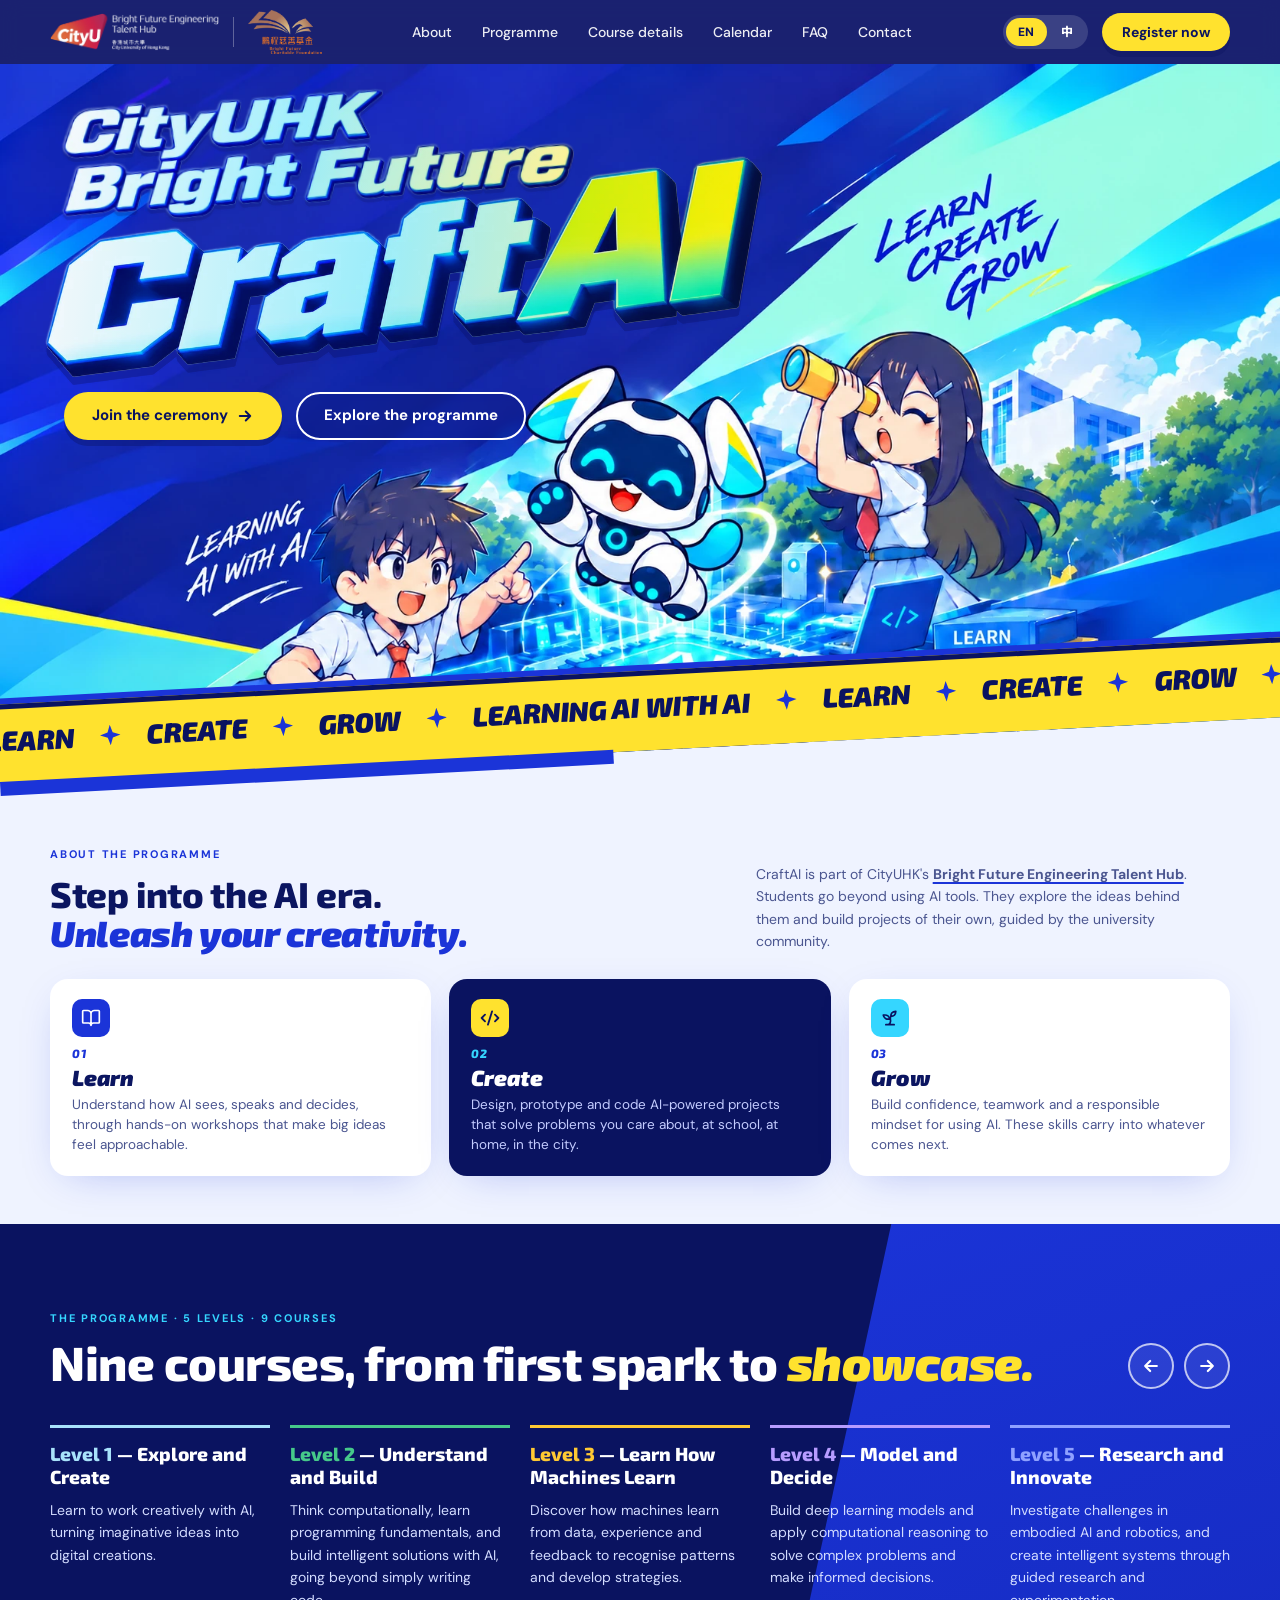
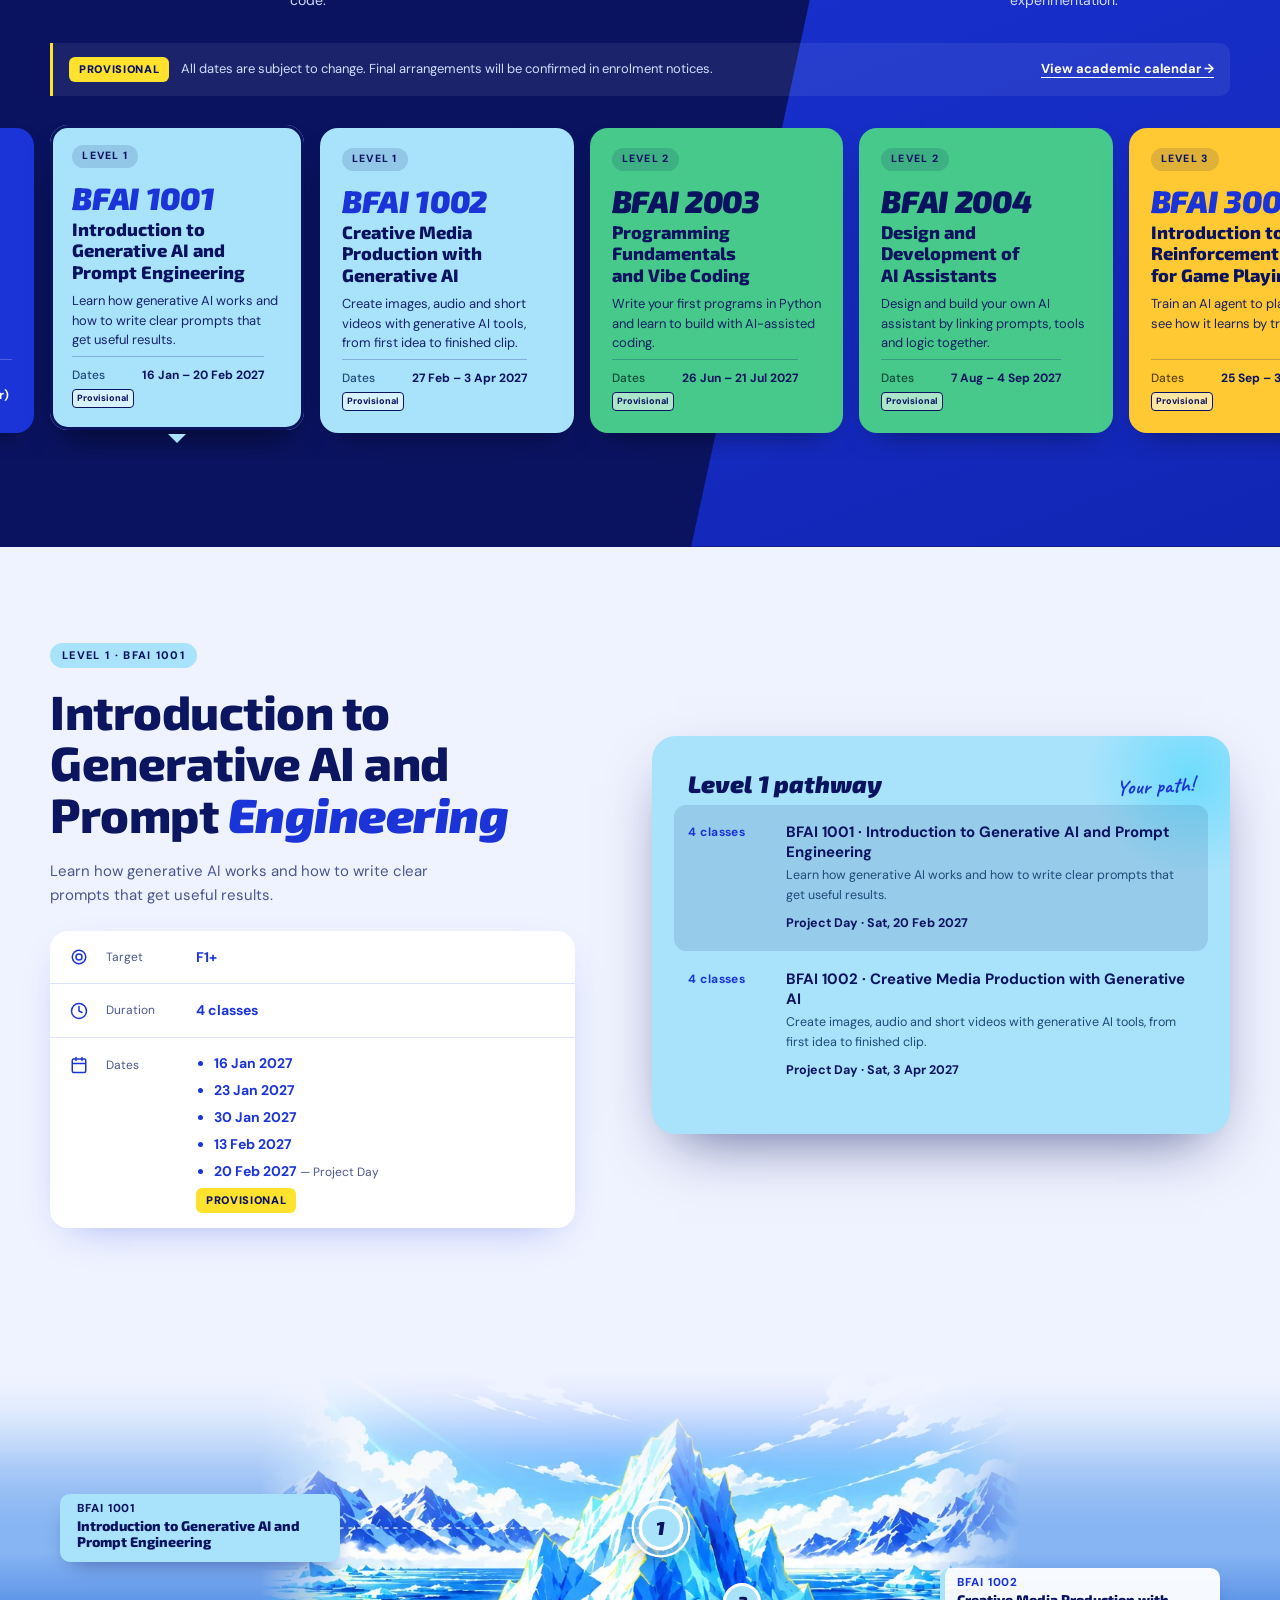
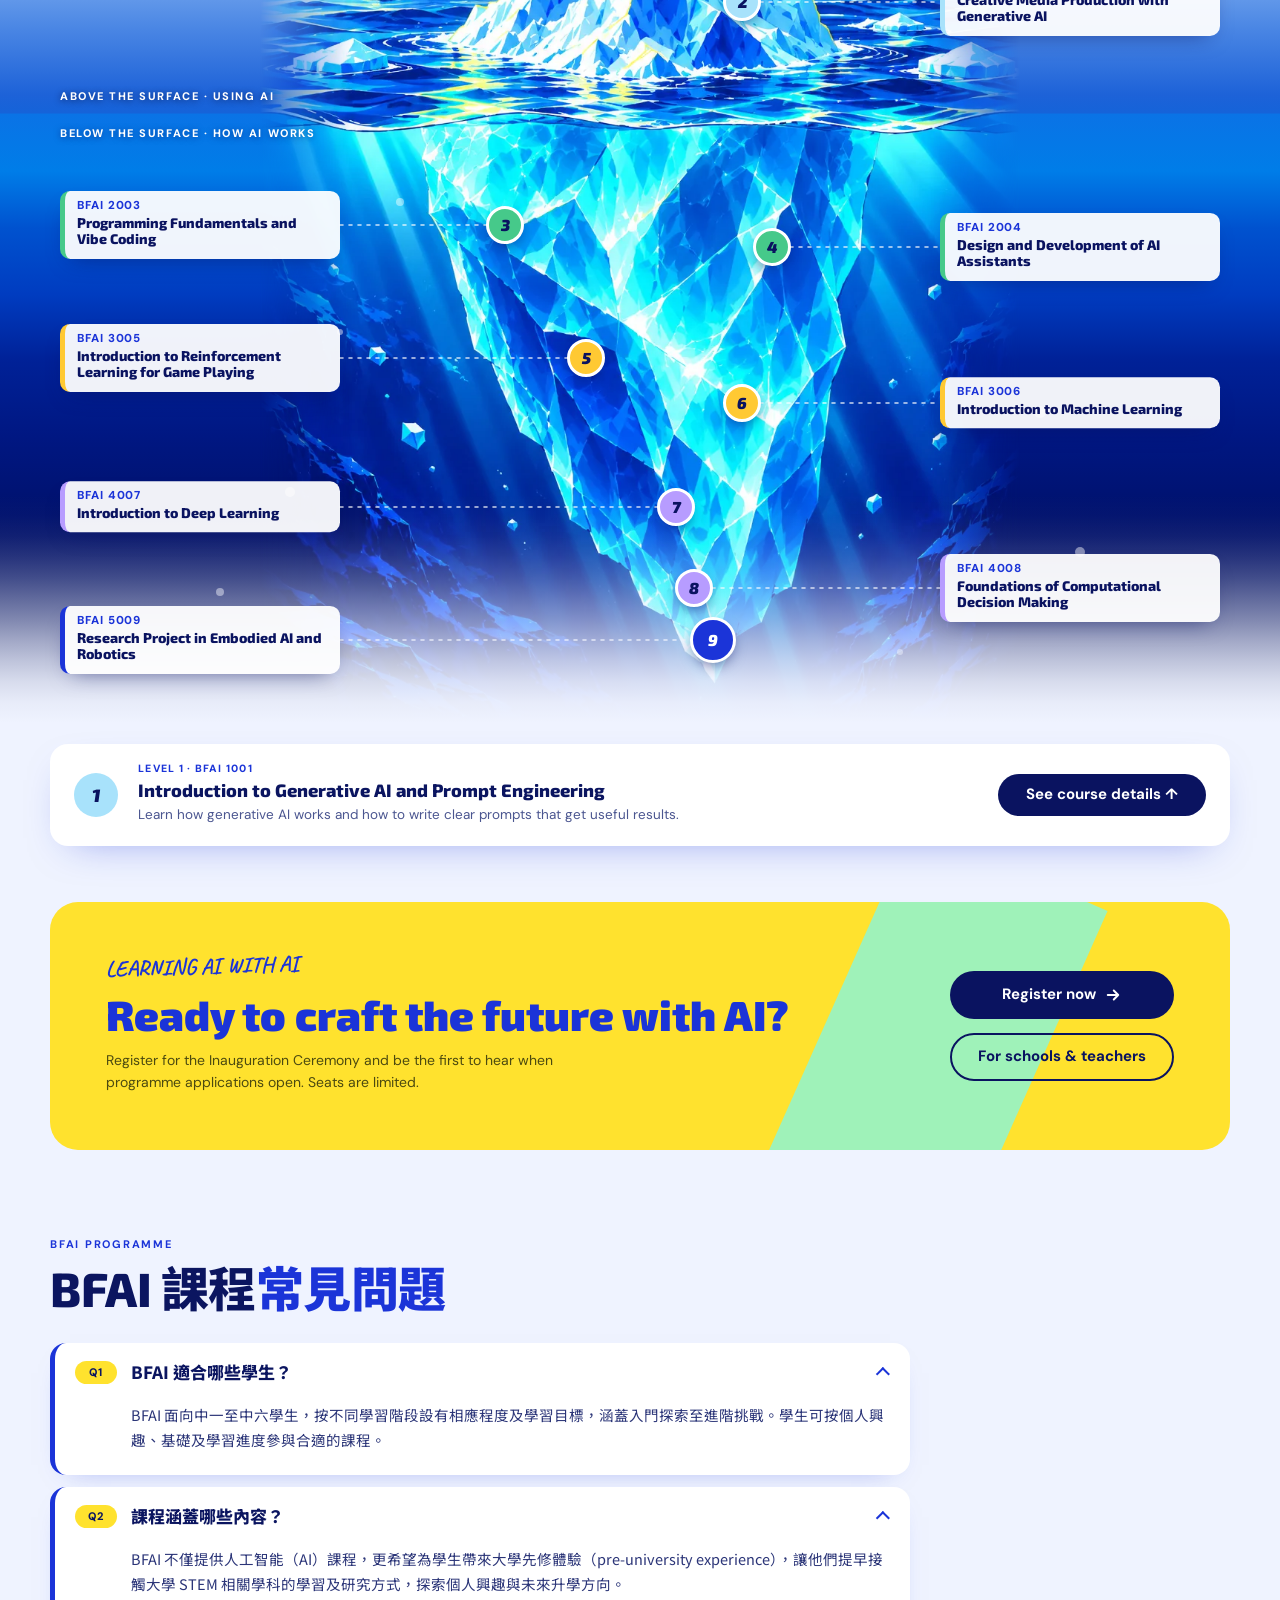
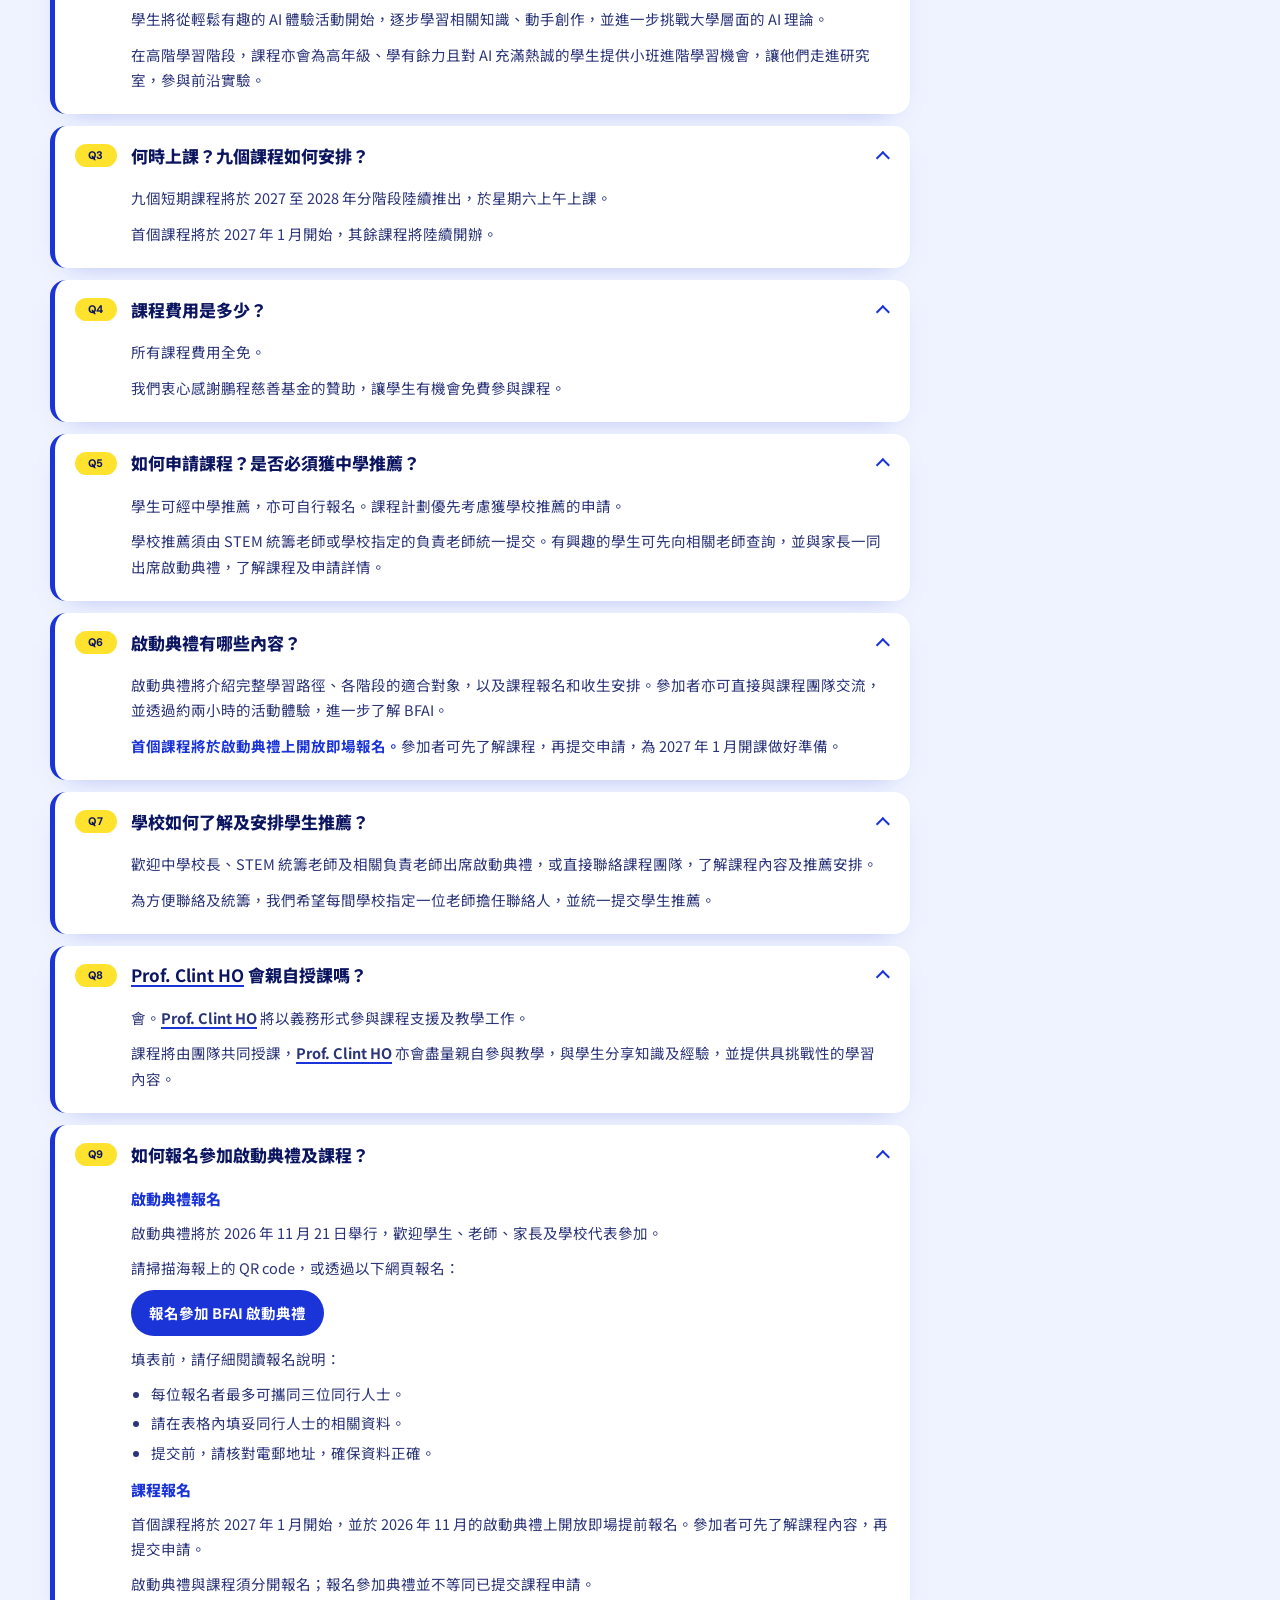
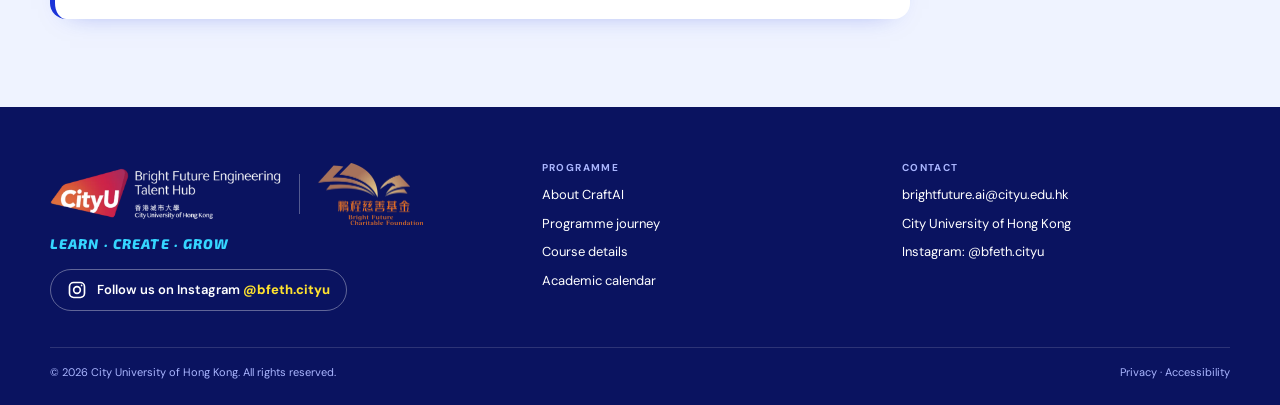
<file: index.html>
<!DOCTYPE html>
<html lang="en">
<head>
<meta charset="utf-8">
<meta name="robots" content="noindex">
<meta name="viewport" content="width=device-width, initial-scale=1">
<link rel="icon" type="image/png" sizes="64x64" href="assets/images/craftai/favicon-v3.png">
<link rel="apple-touch-icon" href="assets/images/craftai/apple-touch-icon-v3.png">
<title>CityUHK Bright Future CraftAI</title>
<meta name="description" content="Join the CraftAI Inauguration Ceremony and explore the Bright Future AI courses, BFAI 1001 to 5009, at City University of Hong Kong.">
<meta property="og:title" content="CityUHK Bright Future CraftAI">
<meta property="og:type" content="website">
<link rel="preconnect" href="https://fonts.googleapis.com">
<link rel="preconnect" href="https://fonts.gstatic.com" crossorigin>
<link rel="stylesheet" href="https://fonts.googleapis.com/css2?family=DM+Sans:ital,opsz,wght@0,9..40,400;0,9..40,500;0,9..40,700&family=Exo+2:ital,wght@0,700;0,800;0,900;1,700;1,800;1,900&family=Caveat:wght@700&family=Montserrat:wght@400;500;600;700;800;900&family=Noto+Sans+HK:wght@400;500;700;900&display=swap">
<link rel="stylesheet" href="assets/css/craftai.css">
<link rel="stylesheet" href="assets/css/craftai-calendar.css">
</head>
<body>
<header class="nav" id="nav">
  <div class="wrap bar">
    <div class="brand">
      <a class="lk" href="https://www.cityu.edu.hk/ceng/local-outreach/bright-future-engineering-talent-hub" target="_blank" rel="noopener" aria-label="Bright Future Engineering Talent Hub, CityU (opens the BFETH page)"><img src="assets/images/craftai/logo_cityu.webp" alt="CityU Bright Future Engineering Talent Hub" width="720" height="162"></a>
      <i aria-hidden="true"></i>
      <a class="lk" href="https://brightfuture.org.hk/" target="_blank" rel="noopener" aria-label="Bright Future Charitable Foundation (opens its website)"><img class="bfl" src="assets/images/craftai/logo_bf.webp" alt="Bright Future Charitable Foundation 鵬程慈善基金" width="420" height="249"></a>
    </div>
    <ul id="menu">
      <li><a href="#about">About</a></li>
      <li><a href="#programme">Programme</a></li>
      <li><a href="#course">Course details</a></li>
      <li><a href="calendar.html" data-site-link data-zh="日曆">Calendar</a></li>
      <li><a href="#faq">FAQ</a></li>
      <li><a href="#contact">Contact</a></li>
      <li class="menu-reg"><a href="https://cityu.qualtrics.com/jfe/form/SV_e3fzRUMSf4UNx3M" target="_blank" rel="noopener">Register now</a></li>
    </ul>
    <div class="right">
      <div class="lsw" role="group" aria-label="Language / 語言"><button type="button" data-l="en" aria-pressed="true">EN</button><button type="button" data-l="zh" aria-pressed="false" lang="zh-HK">中</button></div>
      <a class="btn btn-yellow btn-sm" href="https://cityu.qualtrics.com/jfe/form/SV_e3fzRUMSf4UNx3M" target="_blank" rel="noopener">Register now</a>
      <button class="menu-btn" type="button" id="menuBtn" aria-label="Menu" aria-expanded="false" aria-controls="menu">
        <svg viewBox="0 0 24 24" fill="none" stroke="currentColor" stroke-width="2.4" stroke-linecap="round"><path d="M4 7h16M4 12h16M4 17h16"/></svg>
      </button>
    </div>
  </div>
</header>

<main id="top">
<section class="hero" aria-label="CraftAI, CityUHK Bright Future">
  <div class="stage">
    <img class="herobg" src="assets/images/craftai/herobg-learning-ai.webp" alt="Students and a robot dog with a telescope, standing on a glowing AI chip above a university campus. Learning AI with AI" width="1672" height="941">
    <div class="kicker shine"><img src="assets/images/craftai/kicker.webp" alt="CityUHK Bright Future" width="760" height="214"></div>
    <h1 class="craftai shine"><img src="assets/images/craftai/craftai.webp" alt="CraftAI" width="1200" height="371"></h1>
    <div class="cta-row">
      <a class="btn btn-yellow" href="https://cityu.qualtrics.com/jfe/form/SV_e3fzRUMSf4UNx3M" target="_blank" rel="noopener"><span>Join the ceremony</span>
        <svg viewBox="0 0 24 24" fill="none" stroke="currentColor" stroke-width="2.6" stroke-linecap="round" stroke-linejoin="round"><path d="M5 12h14M13 6l6 6-6 6"/></svg></a>
      <a class="btn btn-ghost" href="#programme">Explore the programme</a>
    </div>
    <div class="ribbon" aria-hidden="true">
      <div class="track">
        <span>Learn<svg viewBox="0 0 24 24"><path d="M12 0l3 9 9 3-9 3-3 9-3-9-9-3 9-3z"/></svg>Create<svg viewBox="0 0 24 24"><path d="M12 0l3 9 9 3-9 3-3 9-3-9-9-3 9-3z"/></svg>Grow<svg viewBox="0 0 24 24"><path d="M12 0l3 9 9 3-9 3-3 9-3-9-9-3 9-3z"/></svg>Learning AI with AI<svg viewBox="0 0 24 24"><path d="M12 0l3 9 9 3-9 3-3 9-3-9-9-3 9-3z"/></svg></span><span>Learn<svg viewBox="0 0 24 24"><path d="M12 0l3 9 9 3-9 3-3 9-3-9-9-3 9-3z"/></svg>Create<svg viewBox="0 0 24 24"><path d="M12 0l3 9 9 3-9 3-3 9-3-9-9-3 9-3z"/></svg>Grow<svg viewBox="0 0 24 24"><path d="M12 0l3 9 9 3-9 3-3 9-3-9-9-3 9-3z"/></svg>Learning AI with AI<svg viewBox="0 0 24 24"><path d="M12 0l3 9 9 3-9 3-3 9-3-9-9-3 9-3z"/></svg></span><span>Learn<svg viewBox="0 0 24 24"><path d="M12 0l3 9 9 3-9 3-3 9-3-9-9-3 9-3z"/></svg>Create<svg viewBox="0 0 24 24"><path d="M12 0l3 9 9 3-9 3-3 9-3-9-9-3 9-3z"/></svg>Grow<svg viewBox="0 0 24 24"><path d="M12 0l3 9 9 3-9 3-3 9-3-9-9-3 9-3z"/></svg>Learning AI with AI<svg viewBox="0 0 24 24"><path d="M12 0l3 9 9 3-9 3-3 9-3-9-9-3 9-3z"/></svg></span><span>Learn<svg viewBox="0 0 24 24"><path d="M12 0l3 9 9 3-9 3-3 9-3-9-9-3 9-3z"/></svg>Create<svg viewBox="0 0 24 24"><path d="M12 0l3 9 9 3-9 3-3 9-3-9-9-3 9-3z"/></svg>Grow<svg viewBox="0 0 24 24"><path d="M12 0l3 9 9 3-9 3-3 9-3-9-9-3 9-3z"/></svg>Learning AI with AI<svg viewBox="0 0 24 24"><path d="M12 0l3 9 9 3-9 3-3 9-3-9-9-3 9-3z"/></svg></span><span>Learn<svg viewBox="0 0 24 24"><path d="M12 0l3 9 9 3-9 3-3 9-3-9-9-3 9-3z"/></svg>Create<svg viewBox="0 0 24 24"><path d="M12 0l3 9 9 3-9 3-3 9-3-9-9-3 9-3z"/></svg>Grow<svg viewBox="0 0 24 24"><path d="M12 0l3 9 9 3-9 3-3 9-3-9-9-3 9-3z"/></svg>Learning AI with AI<svg viewBox="0 0 24 24"><path d="M12 0l3 9 9 3-9 3-3 9-3-9-9-3 9-3z"/></svg></span><span>Learn<svg viewBox="0 0 24 24"><path d="M12 0l3 9 9 3-9 3-3 9-3-9-9-3 9-3z"/></svg>Create<svg viewBox="0 0 24 24"><path d="M12 0l3 9 9 3-9 3-3 9-3-9-9-3 9-3z"/></svg>Grow<svg viewBox="0 0 24 24"><path d="M12 0l3 9 9 3-9 3-3 9-3-9-9-3 9-3z"/></svg>Learning AI with AI<svg viewBox="0 0 24 24"><path d="M12 0l3 9 9 3-9 3-3 9-3-9-9-3 9-3z"/></svg></span>
      </div>
    </div>
  </div>
</section>
<div class="hero-foot" aria-hidden="true"></div>

<section class="about" id="about">
  <div class="wrap">
    <div class="head">
      <div>
        <span class="eyebrow">About the programme</span>
        <h2 class="title" data-zh="步入<em>創造力爆發的 AI 時代</em>">Step into the AI era. <em>Unleash your creativity.</em></h2>
      </div>
      <p data-zh="CraftAI 是香港城市大學<a class='tlink' href='https://www.cityu.edu.hk/ceng/local-outreach/bright-future-engineering-talent-hub' target='_blank' rel='noopener'>鵬程優才工程學庫</a>計劃的一部分。學生不止於使用 AI 工具，更會探索其背後的原理，並在大學團隊的指導下創作屬於自己的專題項目。">CraftAI is part of CityUHK's <a class="tlink" href="https://www.cityu.edu.hk/ceng/local-outreach/bright-future-engineering-talent-hub" target="_blank" rel="noopener">Bright Future Engineering Talent Hub</a>. Students go beyond using AI tools. They explore the ideas behind them and build projects of their own, guided by the university community.</p>
    </div>
    <div class="cards">
      <article class="card">
        <div class="ico"><svg viewBox="0 0 24 24" fill="none" stroke="currentColor" stroke-width="2" stroke-linecap="round" stroke-linejoin="round"><path d="M12 7v14M3 18a1 1 0 0 1-1-1V4a1 1 0 0 1 1-1h5a4 4 0 0 1 4 4 4 4 0 0 1 4-4h5a1 1 0 0 1 1 1v13a1 1 0 0 1-1 1h-6a3 3 0 0 0-3 3 3 3 0 0 0-3-3z"/></svg></div>
        <span class="n">01</span>
        <h3>Learn</h3>
        <p>Understand how AI sees, speaks and decides, through hands-on workshops that make big ideas feel approachable.</p>
      </article>
      <article class="card dark">
        <div class="ico"><svg viewBox="0 0 24 24" fill="none" stroke="currentColor" stroke-width="2.2" stroke-linecap="round" stroke-linejoin="round"><path d="m18 16 4-4-4-4M6 8l-4 4 4 4M14.5 4l-5 16"/></svg></div>
        <span class="n">02</span>
        <h3>Create</h3>
        <p>Design, prototype and code AI-powered projects that solve problems you care about, at school, at home, in the city.</p>
      </article>
      <article class="card">
        <div class="ico"><svg viewBox="0 0 24 24" fill="none" stroke="currentColor" stroke-width="2" stroke-linecap="round" stroke-linejoin="round"><path d="M7 20h10M10 20c5.5-2.5.8-6.4 3-10M9.5 9.4c1.1.8 1.8 2.2 2.3 3.7-2 .4-3.5.4-4.8-.3-1.2-.6-2.3-1.9-3-4.2 2.8-.5 4.4 0 5.5.8zM14.1 6a7 7 0 0 0-1.1 4c1.9-.1 3.3-.6 4.3-1.4 1-1 1.6-2.3 1.7-4.6-2.7.1-4 1-4.9 2z"/></svg></div>
        <span class="n">03</span>
        <h3>Grow</h3>
        <p>Build confidence, teamwork and a responsible mindset for using AI. These skills carry into whatever comes next.</p>
      </article>
    </div>
  </div>
</section>

<section class="journey on-dark" id="programme">
  <div class="wrap">
    <div class="head">
      <div>
        <span class="eyebrow">The programme · 5 levels · 9 courses</span>
        <h2 class="title" data-zh="九個課程，由初啟發到<em>成果展示。</em>">Nine courses, from first spark to <em>showcase.</em></h2>
      </div>
      <div class="nav-btns">
        <button type="button" id="stepPrev" aria-label="Previous courses"><svg viewBox="0 0 24 24" fill="none" stroke="currentColor" stroke-width="2.6" stroke-linecap="round" stroke-linejoin="round"><path d="M19 12H5M11 6l-6 6 6 6"/></svg></button>
        <button type="button" id="stepNext" aria-label="Next courses"><svg viewBox="0 0 24 24" fill="none" stroke="currentColor" stroke-width="2.6" stroke-linecap="round" stroke-linejoin="round"><path d="M5 12h14M13 6l6 6-6 6"/></svg></button>
      </div>
    </div>
    <ol class="level-takeaways">
      <li class="level-takeaway lv1">
        <h3><span class="level-number" data-zh="第 1 級">Level 1</span><span aria-hidden="true"> — </span><span data-zh="探索與創作">Explore and Create</span></h3>
        <p data-zh="學習以創意運用 AI，將天馬行空的構思化為數碼作品。">Learn to work creatively with AI, turning imaginative ideas into digital creations.</p>
      </li>
      <li class="level-takeaway lv2">
        <h3><span class="level-number" data-zh="第 2 級">Level 2</span><span aria-hidden="true"> — </span><span data-zh="理解與建構">Understand and Build</span></h3>
        <p data-zh="培養計算思維，學習編程基礎，並運用 AI 建構智能解決方案，超越單純編寫程式。">Think computationally, learn programming fundamentals, and build intelligent solutions with AI, going beyond simply writing code.</p>
      </li>
      <li class="level-takeaway lv3">
        <h3><span class="level-number" data-zh="第 3 級">Level 3</span><span aria-hidden="true"> — </span><span data-zh="認識機器如何學習">Learn How Machines Learn</span></h3>
        <p data-zh="探索機器如何從數據、經驗及回饋中學習，識別規律並制定策略。">Discover how machines learn from data, experience and feedback to recognise patterns and develop strategies.</p>
      </li>
      <li class="level-takeaway lv4">
        <h3><span class="level-number" data-zh="第 4 級">Level 4</span><span aria-hidden="true"> — </span><span data-zh="建模與決策">Model and Decide</span></h3>
        <p data-zh="建立深度學習模型，運用計算推理解決複雜問題，並作出有根據的決策。">Build deep learning models and apply computational reasoning to solve complex problems and make informed decisions.</p>
      </li>
      <li class="level-takeaway lv5">
        <h3><span class="level-number" data-zh="第 5 級">Level 5</span><span aria-hidden="true"> — </span><span data-zh="研究與創新">Research and Innovate</span></h3>
        <p data-zh="探究具身智能與機械人領域的挑戰，在指導下透過研究與實驗創建智能系統。">Investigate challenges in embodied AI and robotics, and create intelligent systems through guided research and experimentation.</p>
      </li>
    </ol>
    <p class="schedule-note"><strong class="provisional-badge" data-zh="暫定">Provisional</strong><span data-zh="所有日期或會更改，最終安排以報名通知為準。">All dates are subject to change. Final arrangements will be confirmed in enrolment notices.</span><a href="calendar.html" data-site-link data-zh="查看學年日曆 →">View academic calendar →</a></p>
  </div>
    <ol class="steps" id="steps" tabindex="0" role="region" aria-label="Nine courses in five levels. Select a course to see its details below.">
      <li class="step lv1"><button type="button" class="step-btn" data-i="0" aria-pressed="false" aria-controls="course">
        <span class="top"><span class="lvl">Level 1</span></span>
        <span class="num">BFAI 1001</span>
        <span class="h">Introduction to Generative AI and Prompt Engineering</span>
        <span class="desc">Learn how generative AI works and how to write clear prompts that get useful results.</span>
        <span class="meta"><span class="k"><span data-zh="日期">Dates</span><strong class="period-provisional" data-zh="暫定">Provisional</strong></span><span class="v" data-zh="2027 年 1 月 16 日至 2 月 20 日">16 Jan – 20 Feb 2027</span></span>
      </button></li>
      <li class="step lv1"><button type="button" class="step-btn" data-i="1" aria-pressed="false" aria-controls="course">
        <span class="top"><span class="lvl">Level 1</span></span>
        <span class="num">BFAI 1002</span>
        <span class="h">Creative Media Production with Generative AI</span>
        <span class="desc">Create images, audio and short videos with generative AI tools, from first idea to finished clip.</span>
        <span class="meta"><span class="k"><span data-zh="日期">Dates</span><strong class="period-provisional" data-zh="暫定">Provisional</strong></span><span class="v" data-zh="2027 年 2 月 27 日至 4 月 3 日">27 Feb – 3 Apr 2027</span></span>
      </button></li>
      <li class="step lv2"><button type="button" class="step-btn" data-i="2" aria-pressed="false" aria-controls="course">
        <span class="top"><span class="lvl">Level 2</span></span>
        <span class="num">BFAI 2003</span>
        <span class="h">Programming Fundamentals and Vibe Coding</span>
        <span class="desc">Write your first programs in Python and learn to build with AI-assisted coding.</span>
        <span class="meta"><span class="k"><span data-zh="日期">Dates</span><strong class="period-provisional" data-zh="暫定">Provisional</strong></span><span class="v" data-zh="2027 年 6 月 26 日至 7 月 21 日">26 Jun – 21 Jul 2027</span></span>
      </button></li>
      <li class="step lv2"><button type="button" class="step-btn" data-i="3" aria-pressed="false" aria-controls="course">
        <span class="top"><span class="lvl">Level 2</span></span>
        <span class="num">BFAI 2004</span>
        <span class="h">Design and Development of AI Assistants</span>
        <span class="desc">Design and build your own AI assistant by linking prompts, tools and logic together.</span>
        <span class="meta"><span class="k"><span data-zh="日期">Dates</span><strong class="period-provisional" data-zh="暫定">Provisional</strong></span><span class="v" data-zh="2027 年 8 月 7 日至 9 月 4 日">7 Aug – 4 Sep 2027</span></span>
      </button></li>
      <li class="step lv3"><button type="button" class="step-btn" data-i="4" aria-pressed="false" aria-controls="course">
        <span class="top"><span class="lvl">Level 3</span></span>
        <span class="num">BFAI 3005</span>
        <span class="h">Introduction to Reinforcement Learning for Game Playing</span>
        <span class="desc">Train an AI agent to play games and see how it learns by trial and error.</span>
        <span class="meta"><span class="k"><span data-zh="日期">Dates</span><strong class="period-provisional" data-zh="暫定">Provisional</strong></span><span class="v" data-zh="2027 年 9 月 25 日至 10 月 30 日">25 Sep – 30 Oct 2027</span></span>
      </button></li>
      <li class="step lv3"><button type="button" class="step-btn" data-i="5" aria-pressed="false" aria-controls="course">
        <span class="top"><span class="lvl">Level 3</span></span>
        <span class="num">BFAI 3006</span>
        <span class="h">Introduction to Machine Learning</span>
        <span class="desc">Find out how computers learn patterns from data, and train your first machine learning models.</span>
        <span class="meta"><span class="k"><span data-zh="日期">Dates</span><strong class="period-provisional" data-zh="暫定">Provisional</strong></span><span class="v" data-zh="2027 年 11 月 6 日至 12 月 4 日">6 Nov – 4 Dec 2027</span></span>
      </button></li>
      <li class="step lv4"><button type="button" class="step-btn" data-i="6" aria-pressed="false" aria-controls="course">
        <span class="top"><span class="lvl">Level 4</span></span>
        <span class="num">BFAI 4007</span>
        <span class="h">Introduction to Deep Learning</span>
        <span class="desc">Explore neural networks and how deep learning powers image, language and speech AI.</span>
        <span class="meta"><span class="k"><span data-zh="日期">Dates</span><strong class="period-provisional" data-zh="暫定">Provisional</strong></span><span class="v" data-zh="2028 年 1 月 15 日至 2 月 19 日">15 Jan – 19 Feb 2028</span></span>
      </button></li>
      <li class="step lv4"><button type="button" class="step-btn" data-i="7" aria-pressed="false" aria-controls="course">
        <span class="top"><span class="lvl">Level 4</span></span>
        <span class="num">BFAI 4008</span>
        <span class="h">Foundations of Computational Decision Making</span>
        <span class="desc">Understand the maths behind how AI weighs up options and makes decisions.</span>
        <span class="meta"><span class="k"><span data-zh="日期">Dates</span><strong class="period-provisional" data-zh="暫定">Provisional</strong></span><span class="v" data-zh="2028 年 2 月 26 日至 3 月 25 日">26 Feb – 25 Mar 2028</span></span>
      </button></li>
      <li class="step lv5"><button type="button" class="step-btn" data-i="8" aria-pressed="false" aria-controls="course">
        <span class="top"><span class="lvl">Level 5</span></span>
        <span class="num">BFAI 5009</span>
        <span class="h">Research Project in Embodied AI and Robotics</span>
        <span class="desc">Become an independent problem solver on frontier research.</span>
        <span class="meta"><span class="k"><span data-zh="日期">Dates</span><strong class="period-provisional" data-zh="暫定">Provisional</strong></span><span class="v" data-zh="2028 年 4 月 1 日起（研究期延至夏季）">From 1 Apr 2028 (research into summer)</span></span>
      </button></li>
    </ol>
</section>

<section class="ceremony-sec" id="course" data-level="1" aria-live="polite">
  <div class="wrap ceremony-grid">
    <div class="left" id="dLeft"></div>
    <div class="show" id="dShow"></div>
  </div>
</section>

<section class="berg" id="iceberg">
  <div class="berg-band">
    <div class="scene">
      <img class="art" src="assets/images/craftai/iceberg.webp" alt="" width="1024" height="1280" decoding="async">
      <svg class="leads" viewBox="0 0 1200 950" preserveAspectRatio="none" aria-hidden="true" focusable="false"><g class="lead" stroke="#fff" stroke-opacity=".8" stroke-width="1.6" stroke-dasharray="3 6" stroke-linecap="round"><line x1="300" y1="156" x2="621" y2="156"/><line x1="702" y1="230" x2="900" y2="230"/><line x1="300" y1="453" x2="465" y2="453"/><line x1="732" y1="475" x2="900" y2="475"/><line x1="300" y1="586" x2="546" y2="586"/><line x1="702" y1="631" x2="900" y2="631"/><line x1="300" y1="735" x2="636" y2="735"/><line x1="654" y1="816" x2="900" y2="816"/><line x1="300" y1="868" x2="673" y2="868"/></g><g fill="#fff" fill-opacity=".45"><circle class="bub" cx="250" cy="720" r="5" style="animation-delay:-0s;animation-duration:11s"/><circle class="bub" cx="300" cy="560" r="3" style="animation-delay:-4s;animation-duration:9s"/><circle class="bub" cx="1000" cy="640" r="6" style="animation-delay:-2s;animation-duration:13s"/><circle class="bub" cx="930" cy="470" r="3" style="animation-delay:-6s;animation-duration:10s"/><circle class="bub" cx="180" cy="820" r="4" style="animation-delay:-3s;animation-duration:12s"/><circle class="bub" cx="1040" cy="780" r="5" style="animation-delay:-7s;animation-duration:14s"/><circle class="bub" cx="860" cy="880" r="3" style="animation-delay:-1s;animation-duration:9s"/><circle class="bub" cx="360" cy="430" r="4" style="animation-delay:-5s;animation-duration:10s"/></g></svg>
      <span class="tag above-tag">Above the surface · using AI</span>
      <span class="tag below-tag">Below the surface · how AI works</span>
      <button type="button" class="bl left lv1" data-i="0" style="--y:156"><b>BFAI 1001</b><span>Introduction to Generative AI and Prompt Engineering</span></button>
    <button type="button" class="bl right lv1" data-i="1" style="--y:230"><b>BFAI 1002</b><span>Creative Media Production with Generative AI</span></button>
    <button type="button" class="bl left lv2" data-i="2" style="--y:453"><b>BFAI 2003</b><span>Programming Fundamentals and Vibe Coding</span></button>
    <button type="button" class="bl right lv2" data-i="3" style="--y:475"><b>BFAI 2004</b><span>Design and Development of AI Assistants</span></button>
    <button type="button" class="bl left lv3" data-i="4" style="--y:586"><b>BFAI 3005</b><span>Introduction to Reinforcement Learning for Game Playing</span></button>
    <button type="button" class="bl right lv3" data-i="5" style="--y:631"><b>BFAI 3006</b><span>Introduction to Machine Learning</span></button>
    <button type="button" class="bl left lv4" data-i="6" style="--y:735"><b>BFAI 4007</b><span>Introduction to Deep Learning</span></button>
    <button type="button" class="bl right lv4" data-i="7" style="--y:816"><b>BFAI 4008</b><span>Foundations of Computational Decision Making</span></button>
    <button type="button" class="bl left lv5" data-i="8" style="--y:868"><b>BFAI 5009</b><span>Research Project in Embodied AI and Robotics</span></button>
    <button type="button" class="bp lv1" data-i="0" style="--x:621;--y:156;--mx:52.73;--my:16.41" aria-label="BFAI 1001 Introduction to Generative AI and Prompt Engineering"><span>1</span></button>
    <button type="button" class="bp lv1" data-i="1" style="--x:702;--y:230;--mx:63.48;--my:24.22" aria-label="BFAI 1002 Creative Media Production with Generative AI"><span>2</span></button>
    <button type="button" class="bp lv2" data-i="2" style="--x:465;--y:453;--mx:32.23;--my:47.66" aria-label="BFAI 2003 Programming Fundamentals and Vibe Coding"><span>3</span></button>
    <button type="button" class="bp lv2" data-i="3" style="--x:732;--y:475;--mx:67.38;--my:50.0" aria-label="BFAI 2004 Design and Development of AI Assistants"><span>4</span></button>
    <button type="button" class="bp lv3" data-i="4" style="--x:546;--y:586;--mx:42.97;--my:61.72" aria-label="BFAI 3005 Introduction to Reinforcement Learning for Game Playing"><span>5</span></button>
    <button type="button" class="bp lv3" data-i="5" style="--x:702;--y:631;--mx:63.48;--my:66.41" aria-label="BFAI 3006 Introduction to Machine Learning"><span>6</span></button>
    <button type="button" class="bp lv4" data-i="6" style="--x:636;--y:735;--mx:54.69;--my:77.34" aria-label="BFAI 4007 Introduction to Deep Learning"><span>7</span></button>
    <button type="button" class="bp lv4" data-i="7" style="--x:654;--y:816;--mx:57.13;--my:85.94" aria-label="BFAI 4008 Foundations of Computational Decision Making"><span>8</span></button>
    <button type="button" class="bp lv5" data-i="8" style="--x:673;--y:868;--mx:59.57;--my:91.41" aria-label="BFAI 5009 Research Project in Embodied AI and Robotics"><span>9</span></button>
    
    </div>
  </div>
  <div class="wrap">
    <ol class="blist" aria-label="Nine checkpoints">
      <li><button type="button" class="lg lv1" data-i="0"><i>1</i><span><b>BFAI 1001</b><em>Introduction to Generative AI and Prompt Engineering</em></span></button></li>
      <li><button type="button" class="lg lv1" data-i="1"><i>2</i><span><b>BFAI 1002</b><em>Creative Media Production with Generative AI</em></span></button></li>
      <li><button type="button" class="lg lv2" data-i="2"><i>3</i><span><b>BFAI 2003</b><em>Programming Fundamentals and Vibe Coding</em></span></button></li>
      <li><button type="button" class="lg lv2" data-i="3"><i>4</i><span><b>BFAI 2004</b><em>Design and Development of AI Assistants</em></span></button></li>
      <li><button type="button" class="lg lv3" data-i="4"><i>5</i><span><b>BFAI 3005</b><em>Introduction to Reinforcement Learning for Game Playing</em></span></button></li>
      <li><button type="button" class="lg lv3" data-i="5"><i>6</i><span><b>BFAI 3006</b><em>Introduction to Machine Learning</em></span></button></li>
      <li><button type="button" class="lg lv4" data-i="6"><i>7</i><span><b>BFAI 4007</b><em>Introduction to Deep Learning</em></span></button></li>
      <li><button type="button" class="lg lv4" data-i="7"><i>8</i><span><b>BFAI 4008</b><em>Foundations of Computational Decision Making</em></span></button></li>
      <li><button type="button" class="lg lv5" data-i="8"><i>9</i><span><b>BFAI 5009</b><em>Research Project in Embodied AI and Robotics</em></span></button></li>
      
    </ol>
    <div class="bcap" id="bCap"></div>
  </div>
</section>


<section class="register" id="register">
  <div class="wrap">
    <div class="cta">
      <div class="txt">
        <span class="hand">Learning AI with AI</span>
        <h2>Ready to craft the future with AI?</h2>
        <p>Register for the Inauguration Ceremony and be the first to hear when programme applications open. Seats are limited.</p>
      </div>
      <div class="acts">
        <a class="btn btn-navy" href="https://cityu.qualtrics.com/jfe/form/SV_e3fzRUMSf4UNx3M" target="_blank" rel="noopener"><span>Register now</span>
          <svg viewBox="0 0 24 24" fill="none" stroke="currentColor" stroke-width="2.6" stroke-linecap="round" stroke-linejoin="round"><path d="M5 12h14M13 6l6 6-6 6"/></svg></a>
        <a class="btn btn-line" href="#contact">For schools &amp; teachers</a>
      </div>
    </div>
  </div>
</section>


<section class="faq" id="faq">
  <div class="wrap">
    <div class="fhead">
      <span class="eyebrow">BFAI Programme</span>
      <h2 class="title">BFAI 課程<em>常見問題</em></h2>
    </div>
    <div class="fl">
      <details class="fq" open><summary><span class="fn">Q1</span><span class="ft"><span class="zh" lang="zh-HK">BFAI 適合哪些學生？</span></span><i class="fc" aria-hidden="true"></i></summary>
        <div class="fa zh" lang="zh-HK"><p>BFAI 面向中一至中六學生，按不同學習階段設有相應程度及學習目標，涵蓋入門探索至進階挑戰。學生可按個人興趣、基礎及學習進度參與合適的課程。</p></div></details>
      <details class="fq" open><summary><span class="fn">Q2</span><span class="ft"><span class="zh" lang="zh-HK">課程涵蓋哪些內容？</span></span><i class="fc" aria-hidden="true"></i></summary>
        <div class="fa zh" lang="zh-HK"><p>BFAI 不僅提供人工智能（AI）課程，更希望為學生帶來大學先修體驗（pre-university experience），讓他們提早接觸大學 STEM 相關學科的學習及研究方式，探索個人興趣與未來升學方向。</p><p>學生將從輕鬆有趣的 AI 體驗活動開始，逐步學習相關知識、動手創作，並進一步挑戰大學層面的 AI 理論。</p><p>在高階學習階段，課程亦會為高年級、學有餘力且對 AI 充滿熱誠的學生提供小班進階學習機會，讓他們走進研究室，參與前沿實驗。</p></div></details>
      <details class="fq" open><summary><span class="fn">Q3</span><span class="ft"><span class="zh" lang="zh-HK">何時上課？九個課程如何安排？</span></span><i class="fc" aria-hidden="true"></i></summary>
        <div class="fa zh" lang="zh-HK"><p>九個短期課程將於 2027 至 2028 年分階段陸續推出，於星期六上午上課。</p><p>首個課程將於 2027 年 1 月開始，其餘課程將陸續開辦。</p></div></details>
      <details class="fq" open><summary><span class="fn">Q4</span><span class="ft"><span class="zh" lang="zh-HK">課程費用是多少？</span></span><i class="fc" aria-hidden="true"></i></summary>
        <div class="fa zh" lang="zh-HK"><p>所有課程費用全免。</p><p>我們衷心感謝鵬程慈善基金的贊助，讓學生有機會免費參與課程。</p></div></details>
      <details class="fq" open><summary><span class="fn">Q5</span><span class="ft"><span class="zh" lang="zh-HK">如何申請課程？是否必須獲中學推薦？</span></span><i class="fc" aria-hidden="true"></i></summary>
        <div class="fa zh" lang="zh-HK"><p>學生可經中學推薦，亦可自行報名。課程計劃優先考慮獲學校推薦的申請。</p><p>學校推薦須由 STEM 統籌老師或學校指定的負責老師統一提交。有興趣的學生可先向相關老師查詢，並與家長一同出席啟動典禮，了解課程及申請詳情。</p></div></details>
      <details class="fq" open><summary><span class="fn">Q6</span><span class="ft"><span class="zh" lang="zh-HK">啟動典禮有哪些內容？</span></span><i class="fc" aria-hidden="true"></i></summary>
        <div class="fa zh" lang="zh-HK"><p>啟動典禮將介紹完整學習路徑、各階段的適合對象，以及課程報名和收生安排。參加者亦可直接與課程團隊交流，並透過約兩小時的活動體驗，進一步了解 BFAI。</p><p><strong>首個課程將於啟動典禮上開放即場報名。</strong>參加者可先了解課程，再提交申請，為 2027 年 1 月開課做好準備。</p></div></details>
      <details class="fq" open><summary><span class="fn">Q7</span><span class="ft"><span class="zh" lang="zh-HK">學校如何了解及安排學生推薦？</span></span><i class="fc" aria-hidden="true"></i></summary>
        <div class="fa zh" lang="zh-HK"><p>歡迎中學校長、STEM 統籌老師及相關負責老師出席啟動典禮，或直接聯絡課程團隊，了解課程內容及推薦安排。</p><p>為方便聯絡及統籌，我們希望每間學校指定一位老師擔任聯絡人，並統一提交學生推薦。</p></div></details>
      <details class="fq" open><summary><span class="fn">Q8</span><span class="ft"><span class="zh" lang="zh-HK"><a class="tlink" href="https://www.cityu.edu.hk/stfprofile/ClintHo.htm" target="_blank" rel="noopener">Prof. Clint HO</a> 會親自授課嗎？</span></span><i class="fc" aria-hidden="true"></i></summary>
        <div class="fa zh" lang="zh-HK"><p>會。<a class="tlink" href="https://www.cityu.edu.hk/stfprofile/ClintHo.htm" target="_blank" rel="noopener">Prof. Clint HO</a> 將以義務形式參與課程支援及教學工作。</p><p>課程將由團隊共同授課，<a class="tlink" href="https://www.cityu.edu.hk/stfprofile/ClintHo.htm" target="_blank" rel="noopener">Prof. Clint HO</a> 亦會盡量親自參與教學，與學生分享知識及經驗，並提供具挑戰性的學習內容。</p></div></details>
      <details class="fq" open><summary><span class="fn">Q9</span><span class="ft"><span class="zh" lang="zh-HK">如何報名參加啟動典禮及課程？</span></span><i class="fc" aria-hidden="true"></i></summary>
        <div class="fa zh" lang="zh-HK">
          <h3>啟動典禮報名</h3>
          <p>啟動典禮將於 2026 年 11 月 21 日舉行，歡迎學生、老師、家長及學校代表參加。</p>
          <p>請掃描海報上的 QR code，或透過以下網頁報名：</p>
          <p><a class="flink" href="https://cityu.qualtrics.com/jfe/form/SV_e3fzRUMSf4UNx3M" target="_blank" rel="noopener">報名參加 BFAI 啟動典禮</a></p>
          <p>填表前，請仔細閱讀報名說明：</p>
          <ul>
            <li>每位報名者最多可攜同三位同行人士。</li>
            <li>請在表格內填妥同行人士的相關資料。</li>
            <li>提交前，請核對電郵地址，確保資料正確。</li>
          </ul>
          <h3>課程報名</h3>
          <p>首個課程將於 2027 年 1 月開始，並於 2026 年 11 月的啟動典禮上開放即場提前報名。參加者可先了解課程內容，再提交申請。</p>
          <p>啟動典禮與課程須分開報名；報名參加典禮並不等同已提交課程申請。</p>
        </div></details>
    </div>
  </div>
</section>
</main>

<footer id="contact">
  <div class="wrap">
    <div class="foot">
      <div class="b">
        <div class="flogos">
          <a class="lk" href="https://www.cityu.edu.hk/ceng/local-outreach/bright-future-engineering-talent-hub" target="_blank" rel="noopener" aria-label="Bright Future Engineering Talent Hub, CityU (opens the BFETH page)"><img src="assets/images/craftai/logo_cityu.webp" alt="CityU Bright Future Engineering Talent Hub, City University of Hong Kong" width="720" height="162"></a>
          <i aria-hidden="true"></i>
          <a class="lk" href="https://brightfuture.org.hk/" target="_blank" rel="noopener" aria-label="Bright Future Charitable Foundation (opens its website)"><img class="bfl" src="assets/images/craftai/logo_bf.webp" alt="Bright Future Charitable Foundation 鵬程慈善基金" width="420" height="249"></a>
        </div>
        <span class="hand">Learn · Create · Grow</span>
        <a class="ig" href="https://www.instagram.com/bfeth.cityu/" target="_blank" rel="noopener" aria-label="Follow us on Instagram, @bfeth.cityu"><svg viewBox="0 0 24 24" fill="none" stroke="currentColor" stroke-width="2" stroke-linecap="round" stroke-linejoin="round" aria-hidden="true"><rect x="3" y="3" width="18" height="18" rx="5"/><circle cx="12" cy="12" r="4"/><circle cx="17.5" cy="6.5" r="1" fill="currentColor" stroke="none"/></svg><span data-zh="追蹤我們的 Instagram <b>@bfeth.cityu</b>">Follow us on Instagram <b>@bfeth.cityu</b></span></a>
      </div>
      <div>
        <h4>Programme</h4>
        <ul>
          <li><a href="#about">About CraftAI</a></li>
          <li><a href="#programme">Programme journey</a></li>
          <li><a href="#course">Course details</a></li>
          <li><a href="calendar.html" data-site-link data-zh="學年日曆">Academic calendar</a></li>
        </ul>
      </div>
      <div>
        <h4>Contact</h4>
        <ul>
          <li><a href="mailto:brightfuture.ai@cityu.edu.hk">brightfuture.ai@cityu.edu.hk</a></li>
          <li>City University of Hong Kong</li>
          <li><a href="https://www.instagram.com/bfeth.cityu/" target="_blank" rel="noopener">Instagram: @bfeth.cityu</a></li>
        </ul>
      </div>
    </div>
    <div class="legal"><span>© 2026 City University of Hong Kong. All rights reserved.</span><span><span>Privacy</span> · <span>Accessibility</span></span></div>
  </div>
</footer>
<script src="assets/js/craftai-courses.js"></script>
<script src="assets/js/craftai-schedule.js"></script>
<script src="assets/js/craftai.js"></script>
</body>
</html>
</file>
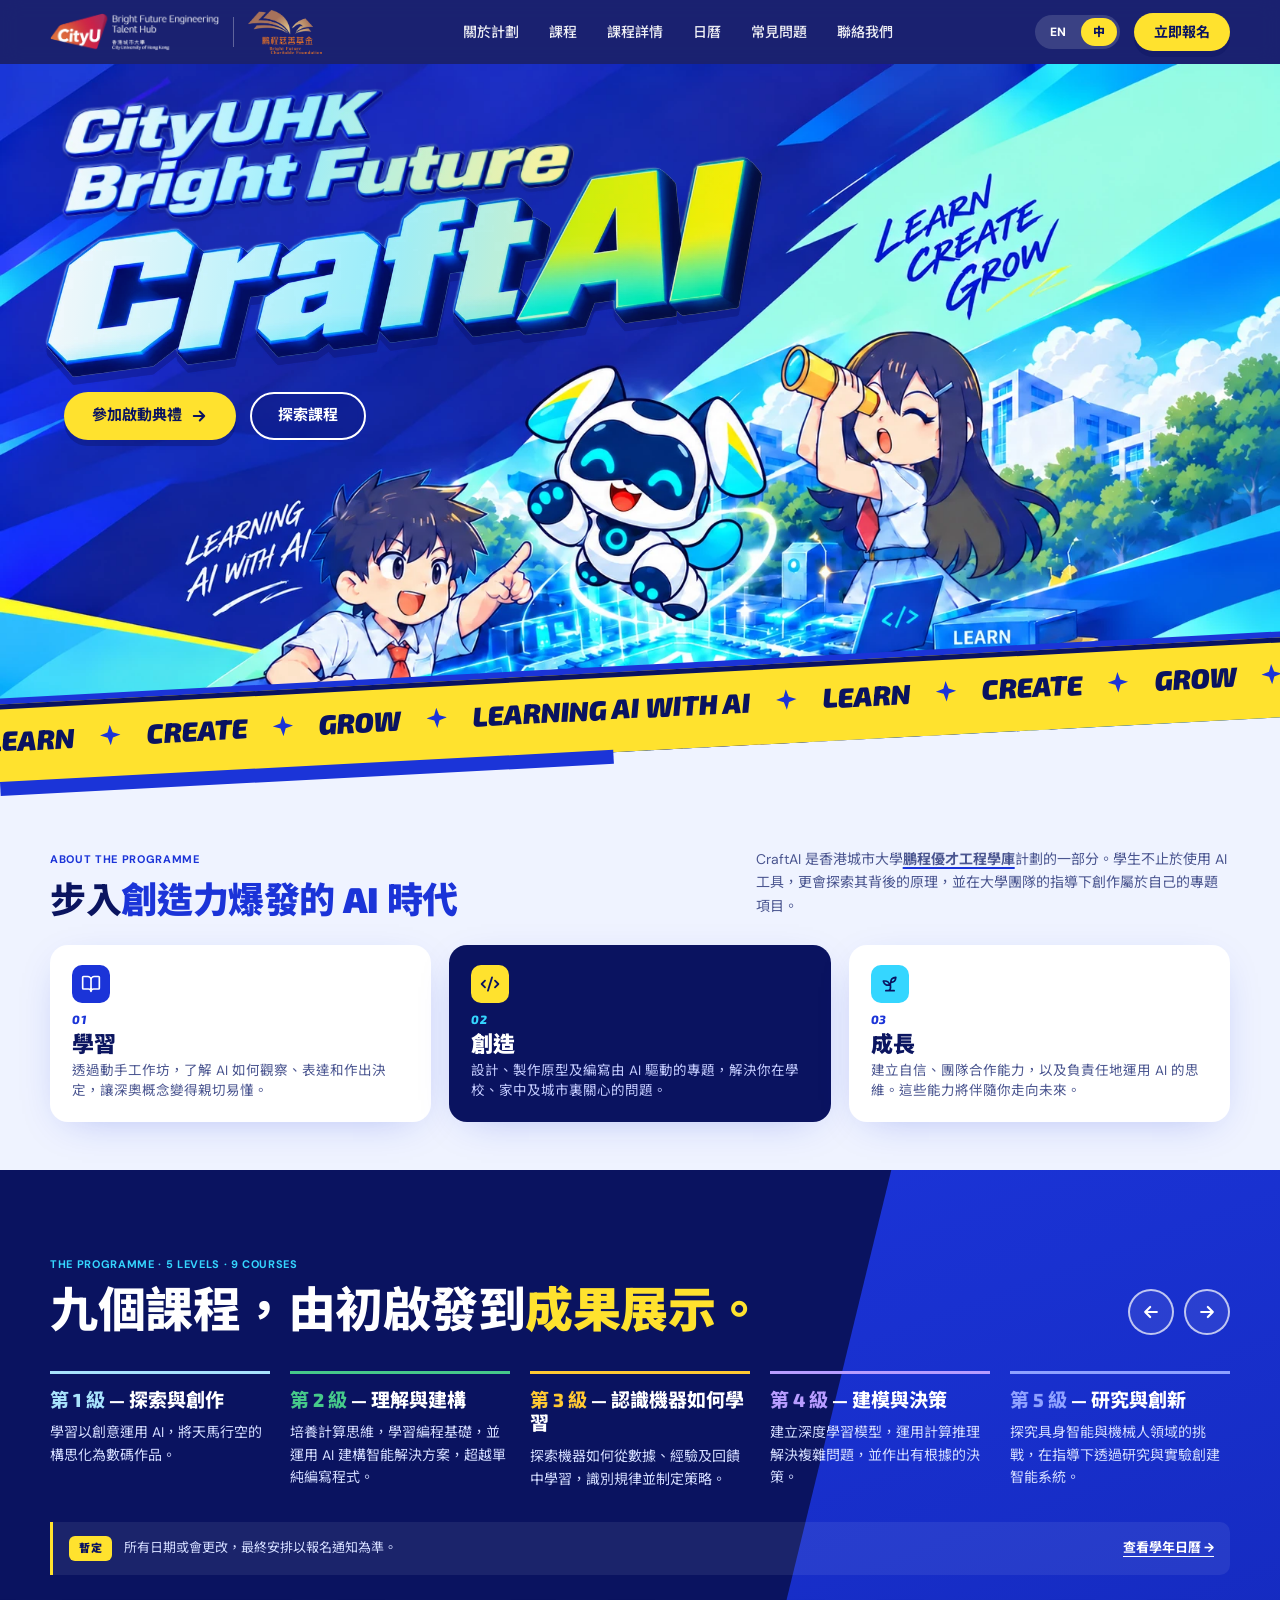
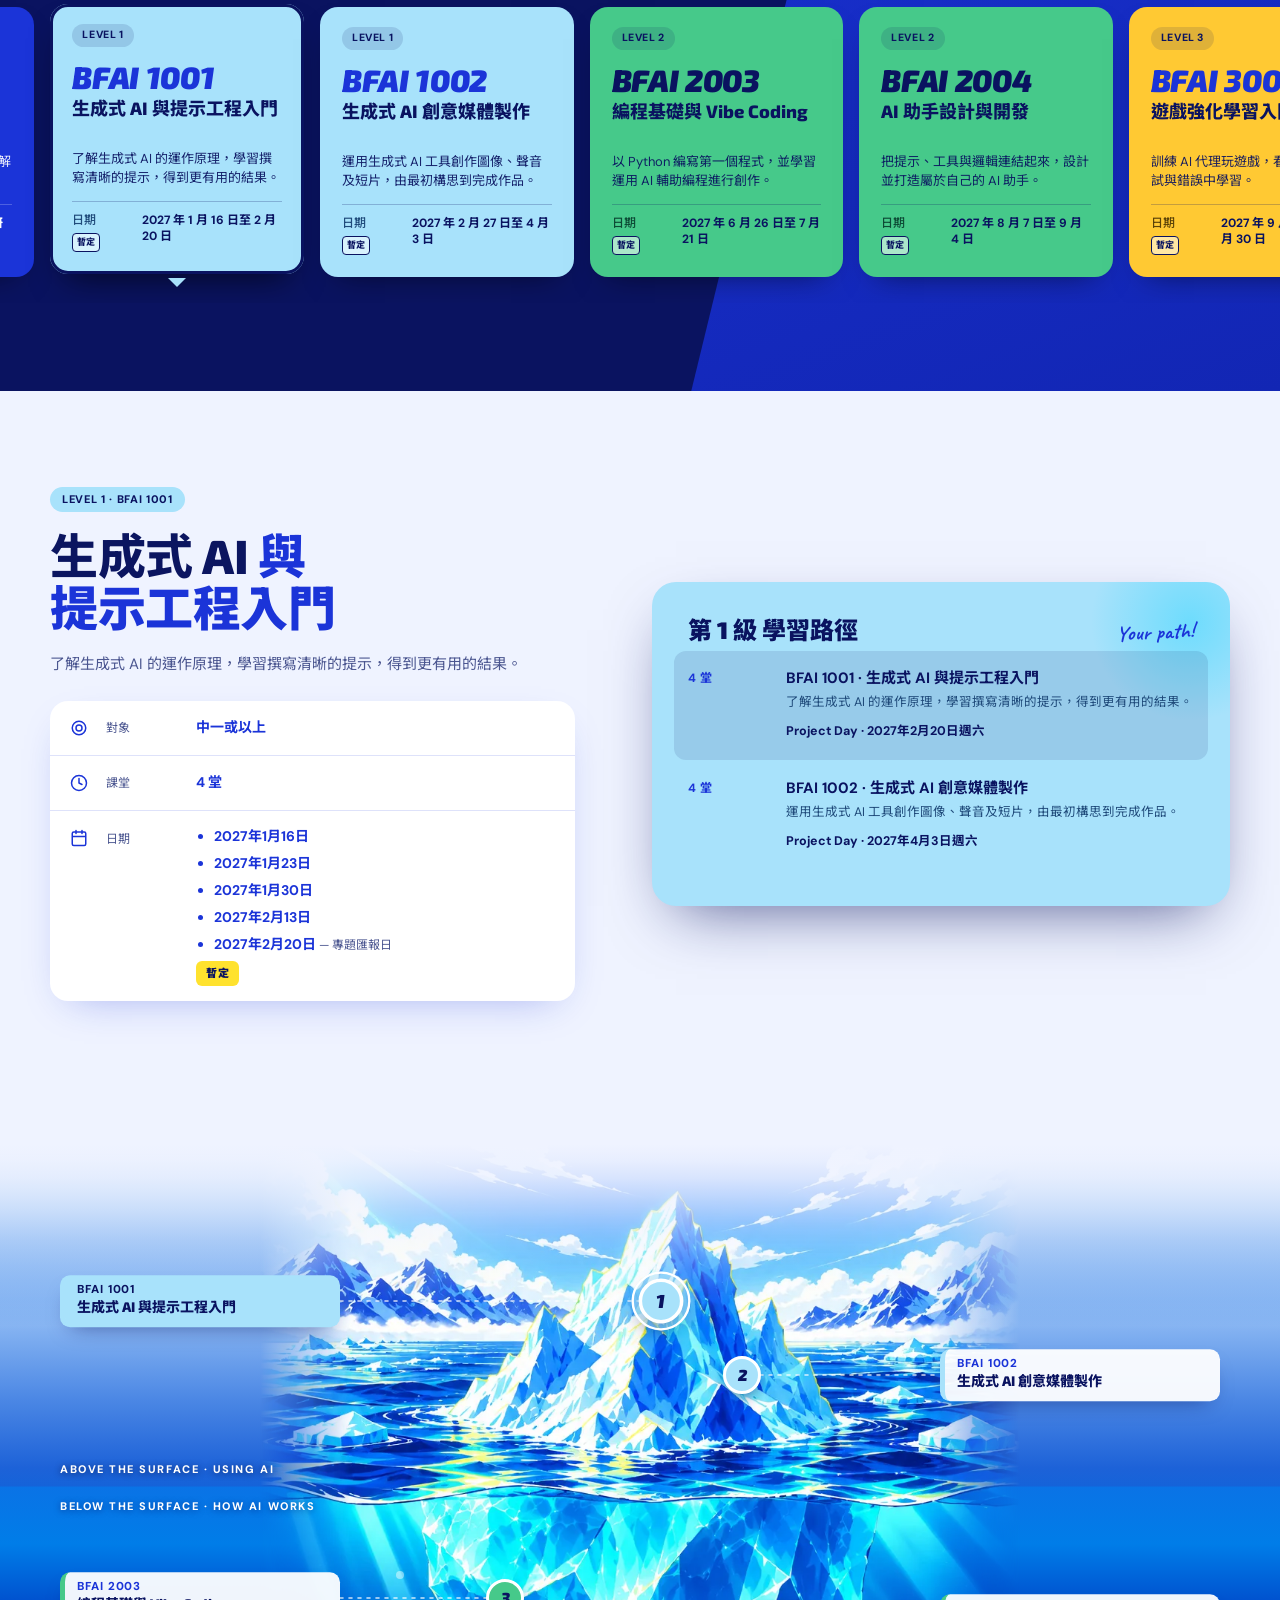
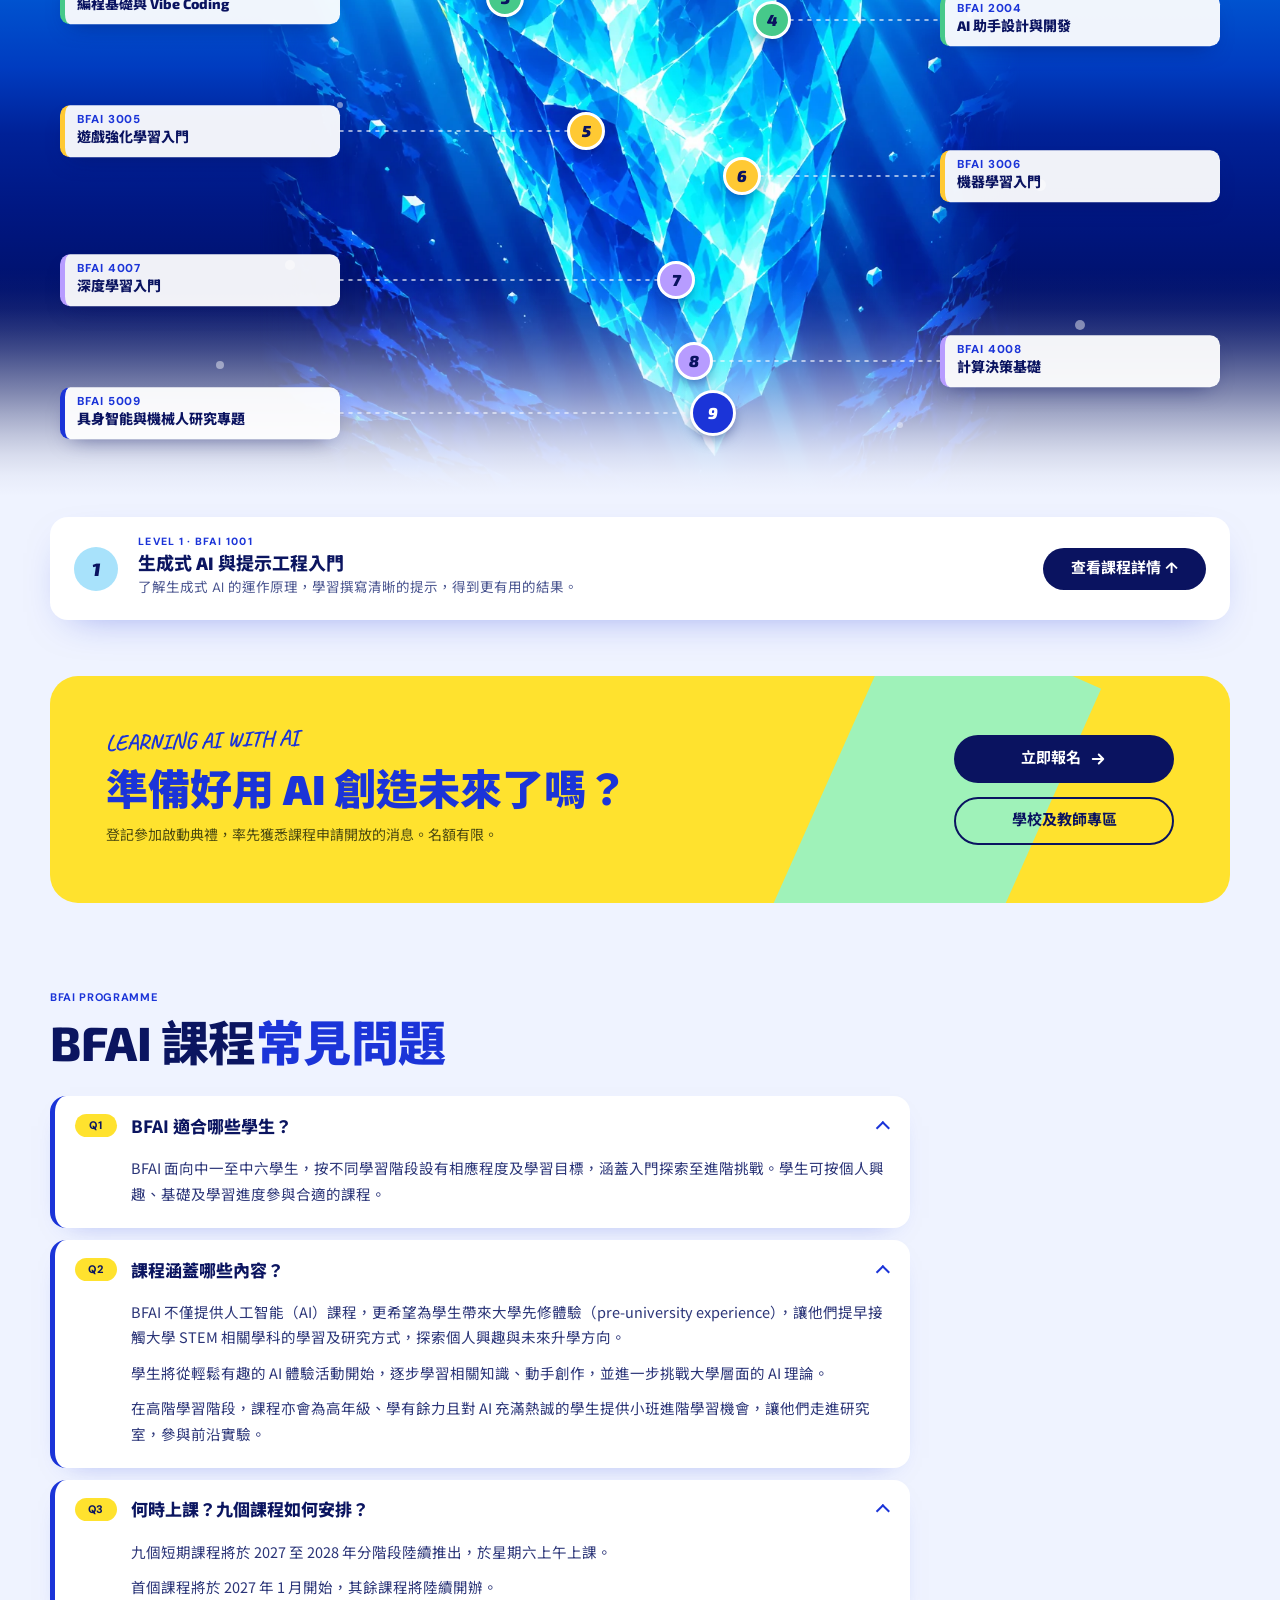
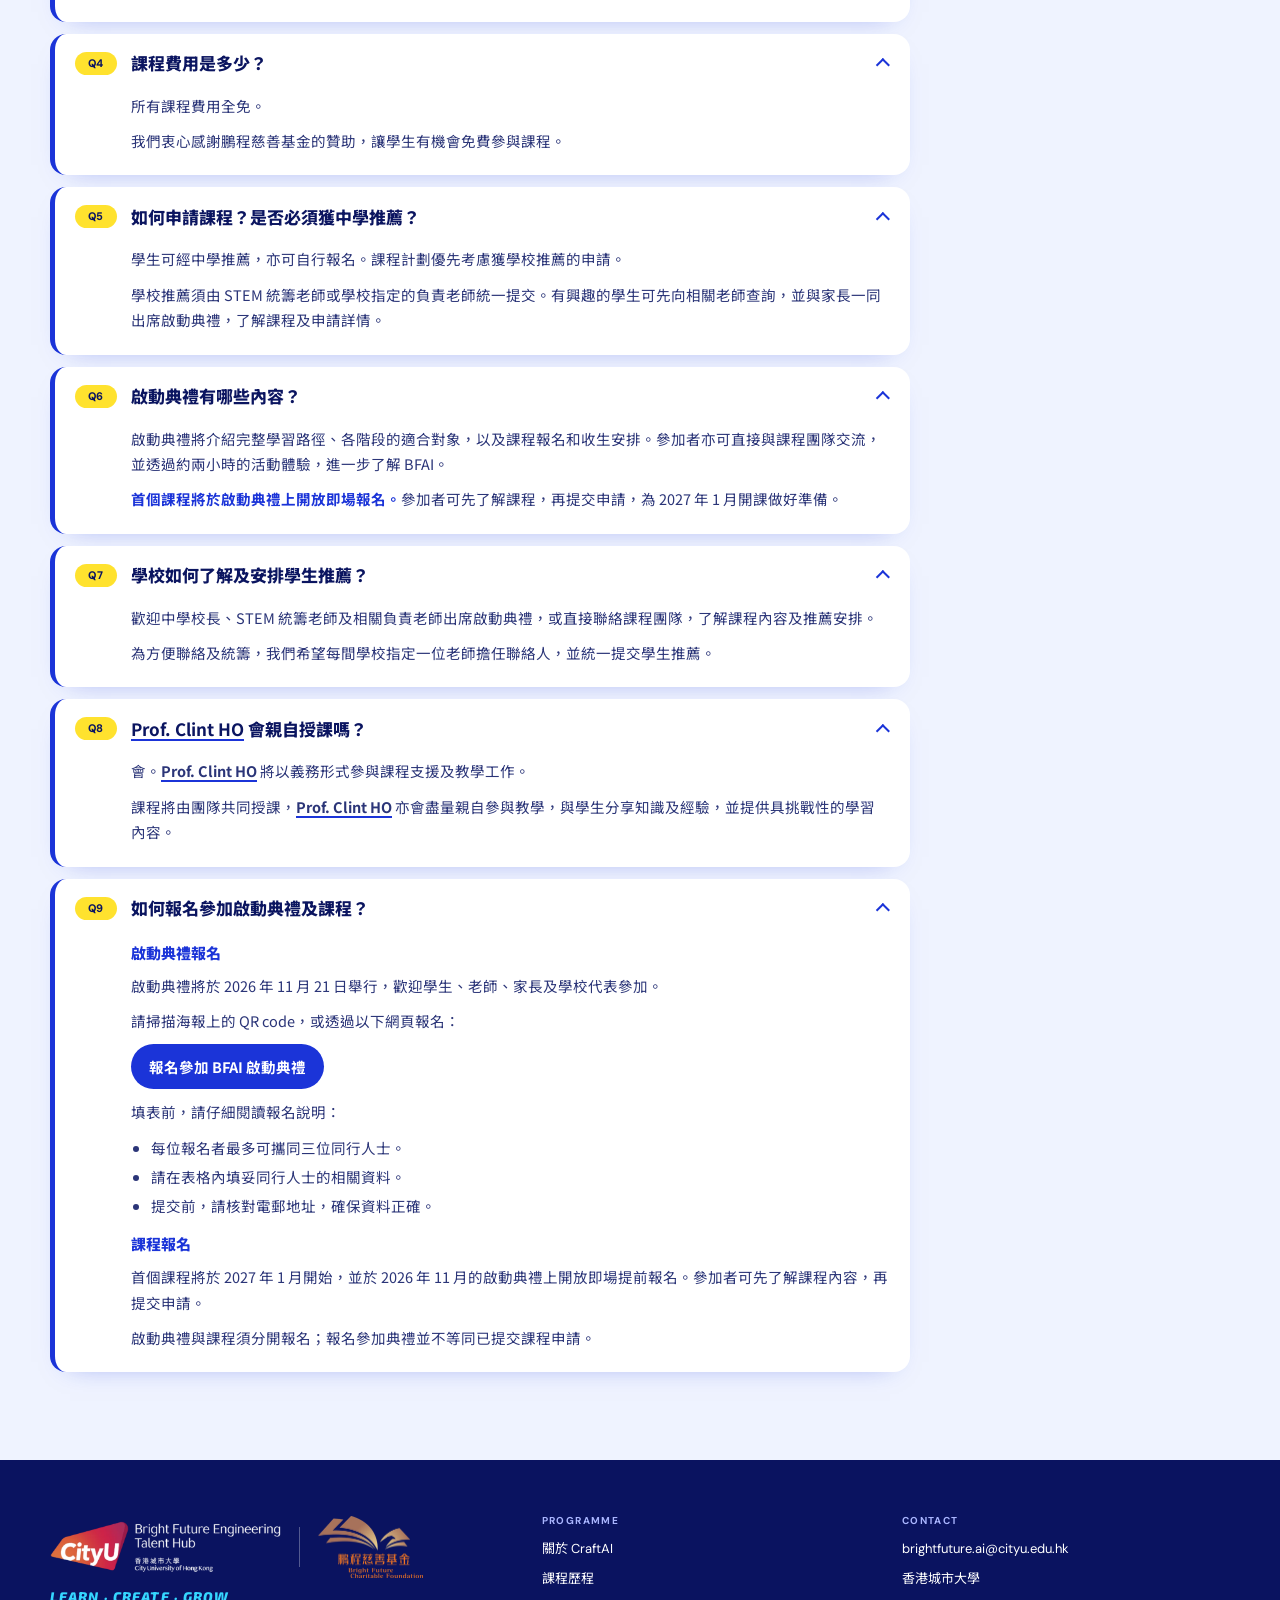
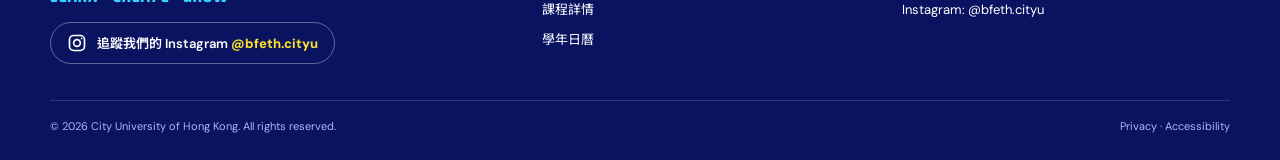
<file: zh/index.html>
<!DOCTYPE html>
<html lang="zh-HK">
<head>
<meta charset="utf-8">
<meta name="robots" content="noindex">
<meta name="viewport" content="width=device-width, initial-scale=1">
<link rel="icon" type="image/png" sizes="64x64" href="../assets/images/craftai/favicon-v3.png">
<link rel="apple-touch-icon" href="../assets/images/craftai/apple-touch-icon-v3.png">
<title>CityUHK Bright Future CraftAI</title>
<meta name="description" content="參加 CraftAI 啟動典禮，探索香港城市大學 Bright Future 的 AI 課程（BFAI 1001 至 5009）。">
<meta property="og:title" content="CityUHK Bright Future CraftAI">
<meta property="og:type" content="website">
<link rel="preconnect" href="https://fonts.googleapis.com">
<link rel="preconnect" href="https://fonts.gstatic.com" crossorigin>
<link rel="stylesheet" href="https://fonts.googleapis.com/css2?family=DM+Sans:ital,opsz,wght@0,9..40,400;0,9..40,500;0,9..40,700&family=Exo+2:ital,wght@0,700;0,800;0,900;1,700;1,800;1,900&family=Caveat:wght@700&family=Montserrat:wght@400;500;600;700;800;900&family=Noto+Sans+HK:wght@400;500;700;900&display=swap">
<link rel="stylesheet" href="../assets/css/craftai.css">
<link rel="stylesheet" href="../assets/css/craftai-calendar.css">
</head>
<body>
<header class="nav" id="nav">
  <div class="wrap bar">
    <div class="brand">
      <a class="lk" href="https://www.cityu.edu.hk/ceng/local-outreach/bright-future-engineering-talent-hub" target="_blank" rel="noopener" aria-label="Bright Future Engineering Talent Hub, CityU (opens the BFETH page)"><img src="../assets/images/craftai/logo_cityu.webp" alt="CityU Bright Future Engineering Talent Hub" width="720" height="162"></a>
      <i aria-hidden="true"></i>
      <a class="lk" href="https://brightfuture.org.hk/" target="_blank" rel="noopener" aria-label="Bright Future Charitable Foundation (opens its website)"><img class="bfl" src="../assets/images/craftai/logo_bf.webp" alt="Bright Future Charitable Foundation 鵬程慈善基金" width="420" height="249"></a>
    </div>
    <ul id="menu">
      <li><a href="#about">About</a></li>
      <li><a href="#programme">Programme</a></li>
      <li><a href="#course">Course details</a></li>
      <li><a href="calendar.html" data-site-link data-zh="日曆">Calendar</a></li>
      <li><a href="#faq">FAQ</a></li>
      <li><a href="#contact">Contact</a></li>
      <li class="menu-reg"><a href="https://cityu.qualtrics.com/jfe/form/SV_e3fzRUMSf4UNx3M" target="_blank" rel="noopener">Register now</a></li>
    </ul>
    <div class="right">
      <div class="lsw" role="group" aria-label="Language / 語言"><button type="button" data-l="en" aria-pressed="true">EN</button><button type="button" data-l="zh" aria-pressed="false" lang="zh-HK">中</button></div>
      <a class="btn btn-yellow btn-sm" href="https://cityu.qualtrics.com/jfe/form/SV_e3fzRUMSf4UNx3M" target="_blank" rel="noopener">Register now</a>
      <button class="menu-btn" type="button" id="menuBtn" aria-label="Menu" aria-expanded="false" aria-controls="menu">
        <svg viewBox="0 0 24 24" fill="none" stroke="currentColor" stroke-width="2.4" stroke-linecap="round"><path d="M4 7h16M4 12h16M4 17h16"/></svg>
      </button>
    </div>
  </div>
</header>

<main id="top">
<section class="hero" aria-label="CraftAI, CityUHK Bright Future">
  <div class="stage">
    <img class="herobg" src="../assets/images/craftai/herobg-learning-ai.webp" alt="Students and a robot dog with a telescope, standing on a glowing AI chip above a university campus. Learning AI with AI" width="1672" height="941">
    <div class="kicker shine"><img src="../assets/images/craftai/kicker.webp" alt="CityUHK Bright Future" width="760" height="214"></div>
    <h1 class="craftai shine"><img src="../assets/images/craftai/craftai.webp" alt="CraftAI" width="1200" height="371"></h1>
    <div class="cta-row">
      <a class="btn btn-yellow" href="https://cityu.qualtrics.com/jfe/form/SV_e3fzRUMSf4UNx3M" target="_blank" rel="noopener"><span>Join the ceremony</span>
        <svg viewBox="0 0 24 24" fill="none" stroke="currentColor" stroke-width="2.6" stroke-linecap="round" stroke-linejoin="round"><path d="M5 12h14M13 6l6 6-6 6"/></svg></a>
      <a class="btn btn-ghost" href="#programme">Explore the programme</a>
    </div>
    <div class="ribbon" aria-hidden="true">
      <div class="track">
        <span>Learn<svg viewBox="0 0 24 24"><path d="M12 0l3 9 9 3-9 3-3 9-3-9-9-3 9-3z"/></svg>Create<svg viewBox="0 0 24 24"><path d="M12 0l3 9 9 3-9 3-3 9-3-9-9-3 9-3z"/></svg>Grow<svg viewBox="0 0 24 24"><path d="M12 0l3 9 9 3-9 3-3 9-3-9-9-3 9-3z"/></svg>Learning AI with AI<svg viewBox="0 0 24 24"><path d="M12 0l3 9 9 3-9 3-3 9-3-9-9-3 9-3z"/></svg></span><span>Learn<svg viewBox="0 0 24 24"><path d="M12 0l3 9 9 3-9 3-3 9-3-9-9-3 9-3z"/></svg>Create<svg viewBox="0 0 24 24"><path d="M12 0l3 9 9 3-9 3-3 9-3-9-9-3 9-3z"/></svg>Grow<svg viewBox="0 0 24 24"><path d="M12 0l3 9 9 3-9 3-3 9-3-9-9-3 9-3z"/></svg>Learning AI with AI<svg viewBox="0 0 24 24"><path d="M12 0l3 9 9 3-9 3-3 9-3-9-9-3 9-3z"/></svg></span><span>Learn<svg viewBox="0 0 24 24"><path d="M12 0l3 9 9 3-9 3-3 9-3-9-9-3 9-3z"/></svg>Create<svg viewBox="0 0 24 24"><path d="M12 0l3 9 9 3-9 3-3 9-3-9-9-3 9-3z"/></svg>Grow<svg viewBox="0 0 24 24"><path d="M12 0l3 9 9 3-9 3-3 9-3-9-9-3 9-3z"/></svg>Learning AI with AI<svg viewBox="0 0 24 24"><path d="M12 0l3 9 9 3-9 3-3 9-3-9-9-3 9-3z"/></svg></span><span>Learn<svg viewBox="0 0 24 24"><path d="M12 0l3 9 9 3-9 3-3 9-3-9-9-3 9-3z"/></svg>Create<svg viewBox="0 0 24 24"><path d="M12 0l3 9 9 3-9 3-3 9-3-9-9-3 9-3z"/></svg>Grow<svg viewBox="0 0 24 24"><path d="M12 0l3 9 9 3-9 3-3 9-3-9-9-3 9-3z"/></svg>Learning AI with AI<svg viewBox="0 0 24 24"><path d="M12 0l3 9 9 3-9 3-3 9-3-9-9-3 9-3z"/></svg></span><span>Learn<svg viewBox="0 0 24 24"><path d="M12 0l3 9 9 3-9 3-3 9-3-9-9-3 9-3z"/></svg>Create<svg viewBox="0 0 24 24"><path d="M12 0l3 9 9 3-9 3-3 9-3-9-9-3 9-3z"/></svg>Grow<svg viewBox="0 0 24 24"><path d="M12 0l3 9 9 3-9 3-3 9-3-9-9-3 9-3z"/></svg>Learning AI with AI<svg viewBox="0 0 24 24"><path d="M12 0l3 9 9 3-9 3-3 9-3-9-9-3 9-3z"/></svg></span><span>Learn<svg viewBox="0 0 24 24"><path d="M12 0l3 9 9 3-9 3-3 9-3-9-9-3 9-3z"/></svg>Create<svg viewBox="0 0 24 24"><path d="M12 0l3 9 9 3-9 3-3 9-3-9-9-3 9-3z"/></svg>Grow<svg viewBox="0 0 24 24"><path d="M12 0l3 9 9 3-9 3-3 9-3-9-9-3 9-3z"/></svg>Learning AI with AI<svg viewBox="0 0 24 24"><path d="M12 0l3 9 9 3-9 3-3 9-3-9-9-3 9-3z"/></svg></span>
      </div>
    </div>
  </div>
</section>
<div class="hero-foot" aria-hidden="true"></div>

<section class="about" id="about">
  <div class="wrap">
    <div class="head">
      <div>
        <span class="eyebrow">About the programme</span>
        <h2 class="title" data-zh="步入<em>創造力爆發的 AI 時代</em>">Step into the AI era. <em>Unleash your creativity.</em></h2>
      </div>
      <p data-zh="CraftAI 是香港城市大學<a class='tlink' href='https://www.cityu.edu.hk/ceng/local-outreach/bright-future-engineering-talent-hub' target='_blank' rel='noopener'>鵬程優才工程學庫</a>計劃的一部分。學生不止於使用 AI 工具，更會探索其背後的原理，並在大學團隊的指導下創作屬於自己的專題項目。">CraftAI is part of CityUHK's <a class="tlink" href="https://www.cityu.edu.hk/ceng/local-outreach/bright-future-engineering-talent-hub" target="_blank" rel="noopener">Bright Future Engineering Talent Hub</a>. Students go beyond using AI tools. They explore the ideas behind them and build projects of their own, guided by the university community.</p>
    </div>
    <div class="cards">
      <article class="card">
        <div class="ico"><svg viewBox="0 0 24 24" fill="none" stroke="currentColor" stroke-width="2" stroke-linecap="round" stroke-linejoin="round"><path d="M12 7v14M3 18a1 1 0 0 1-1-1V4a1 1 0 0 1 1-1h5a4 4 0 0 1 4 4 4 4 0 0 1 4-4h5a1 1 0 0 1 1 1v13a1 1 0 0 1-1 1h-6a3 3 0 0 0-3 3 3 3 0 0 0-3-3z"/></svg></div>
        <span class="n">01</span>
        <h3>Learn</h3>
        <p>Understand how AI sees, speaks and decides, through hands-on workshops that make big ideas feel approachable.</p>
      </article>
      <article class="card dark">
        <div class="ico"><svg viewBox="0 0 24 24" fill="none" stroke="currentColor" stroke-width="2.2" stroke-linecap="round" stroke-linejoin="round"><path d="m18 16 4-4-4-4M6 8l-4 4 4 4M14.5 4l-5 16"/></svg></div>
        <span class="n">02</span>
        <h3>Create</h3>
        <p>Design, prototype and code AI-powered projects that solve problems you care about, at school, at home, in the city.</p>
      </article>
      <article class="card">
        <div class="ico"><svg viewBox="0 0 24 24" fill="none" stroke="currentColor" stroke-width="2" stroke-linecap="round" stroke-linejoin="round"><path d="M7 20h10M10 20c5.5-2.5.8-6.4 3-10M9.5 9.4c1.1.8 1.8 2.2 2.3 3.7-2 .4-3.5.4-4.8-.3-1.2-.6-2.3-1.9-3-4.2 2.8-.5 4.4 0 5.5.8zM14.1 6a7 7 0 0 0-1.1 4c1.9-.1 3.3-.6 4.3-1.4 1-1 1.6-2.3 1.7-4.6-2.7.1-4 1-4.9 2z"/></svg></div>
        <span class="n">03</span>
        <h3>Grow</h3>
        <p>Build confidence, teamwork and a responsible mindset for using AI. These skills carry into whatever comes next.</p>
      </article>
    </div>
  </div>
</section>

<section class="journey on-dark" id="programme">
  <div class="wrap">
    <div class="head">
      <div>
        <span class="eyebrow">The programme · 5 levels · 9 courses</span>
        <h2 class="title" data-zh="九個課程，由初啟發到<em>成果展示。</em>">Nine courses, from first spark to <em>showcase.</em></h2>
      </div>
      <div class="nav-btns">
        <button type="button" id="stepPrev" aria-label="Previous courses"><svg viewBox="0 0 24 24" fill="none" stroke="currentColor" stroke-width="2.6" stroke-linecap="round" stroke-linejoin="round"><path d="M19 12H5M11 6l-6 6 6 6"/></svg></button>
        <button type="button" id="stepNext" aria-label="Next courses"><svg viewBox="0 0 24 24" fill="none" stroke="currentColor" stroke-width="2.6" stroke-linecap="round" stroke-linejoin="round"><path d="M5 12h14M13 6l6 6-6 6"/></svg></button>
      </div>
    </div>
    <ol class="level-takeaways">
      <li class="level-takeaway lv1">
        <h3><span class="level-number" data-zh="第 1 級">Level 1</span><span aria-hidden="true"> — </span><span data-zh="探索與創作">Explore and Create</span></h3>
        <p data-zh="學習以創意運用 AI，將天馬行空的構思化為數碼作品。">Learn to work creatively with AI, turning imaginative ideas into digital creations.</p>
      </li>
      <li class="level-takeaway lv2">
        <h3><span class="level-number" data-zh="第 2 級">Level 2</span><span aria-hidden="true"> — </span><span data-zh="理解與建構">Understand and Build</span></h3>
        <p data-zh="培養計算思維，學習編程基礎，並運用 AI 建構智能解決方案，超越單純編寫程式。">Think computationally, learn programming fundamentals, and build intelligent solutions with AI, going beyond simply writing code.</p>
      </li>
      <li class="level-takeaway lv3">
        <h3><span class="level-number" data-zh="第 3 級">Level 3</span><span aria-hidden="true"> — </span><span data-zh="認識機器如何學習">Learn How Machines Learn</span></h3>
        <p data-zh="探索機器如何從數據、經驗及回饋中學習，識別規律並制定策略。">Discover how machines learn from data, experience and feedback to recognise patterns and develop strategies.</p>
      </li>
      <li class="level-takeaway lv4">
        <h3><span class="level-number" data-zh="第 4 級">Level 4</span><span aria-hidden="true"> — </span><span data-zh="建模與決策">Model and Decide</span></h3>
        <p data-zh="建立深度學習模型，運用計算推理解決複雜問題，並作出有根據的決策。">Build deep learning models and apply computational reasoning to solve complex problems and make informed decisions.</p>
      </li>
      <li class="level-takeaway lv5">
        <h3><span class="level-number" data-zh="第 5 級">Level 5</span><span aria-hidden="true"> — </span><span data-zh="研究與創新">Research and Innovate</span></h3>
        <p data-zh="探究具身智能與機械人領域的挑戰，在指導下透過研究與實驗創建智能系統。">Investigate challenges in embodied AI and robotics, and create intelligent systems through guided research and experimentation.</p>
      </li>
    </ol>
    <p class="schedule-note"><strong class="provisional-badge" data-zh="暫定">Provisional</strong><span data-zh="所有日期或會更改，最終安排以報名通知為準。">All dates are subject to change. Final arrangements will be confirmed in enrolment notices.</span><a href="calendar.html" data-site-link data-zh="查看學年日曆 →">View academic calendar →</a></p>
  </div>
    <ol class="steps" id="steps" tabindex="0" role="region" aria-label="Nine courses in five levels. Select a course to see its details below.">
      <li class="step lv1"><button type="button" class="step-btn" data-i="0" aria-pressed="false" aria-controls="course">
        <span class="top"><span class="lvl">Level 1</span></span>
        <span class="num">BFAI 1001</span>
        <span class="h">Introduction to Generative AI and Prompt Engineering</span>
        <span class="desc">Learn how generative AI works and how to write clear prompts that get useful results.</span>
        <span class="meta"><span class="k"><span data-zh="日期">Dates</span><strong class="period-provisional" data-zh="暫定">Provisional</strong></span><span class="v" data-zh="2027 年 1 月 16 日至 2 月 20 日">16 Jan – 20 Feb 2027</span></span>
      </button></li>
      <li class="step lv1"><button type="button" class="step-btn" data-i="1" aria-pressed="false" aria-controls="course">
        <span class="top"><span class="lvl">Level 1</span></span>
        <span class="num">BFAI 1002</span>
        <span class="h">Creative Media Production with Generative AI</span>
        <span class="desc">Create images, audio and short videos with generative AI tools, from first idea to finished clip.</span>
        <span class="meta"><span class="k"><span data-zh="日期">Dates</span><strong class="period-provisional" data-zh="暫定">Provisional</strong></span><span class="v" data-zh="2027 年 2 月 27 日至 4 月 3 日">27 Feb – 3 Apr 2027</span></span>
      </button></li>
      <li class="step lv2"><button type="button" class="step-btn" data-i="2" aria-pressed="false" aria-controls="course">
        <span class="top"><span class="lvl">Level 2</span></span>
        <span class="num">BFAI 2003</span>
        <span class="h">Programming Fundamentals and Vibe Coding</span>
        <span class="desc">Write your first programs in Python and learn to build with AI-assisted coding.</span>
        <span class="meta"><span class="k"><span data-zh="日期">Dates</span><strong class="period-provisional" data-zh="暫定">Provisional</strong></span><span class="v" data-zh="2027 年 6 月 26 日至 7 月 21 日">26 Jun – 21 Jul 2027</span></span>
      </button></li>
      <li class="step lv2"><button type="button" class="step-btn" data-i="3" aria-pressed="false" aria-controls="course">
        <span class="top"><span class="lvl">Level 2</span></span>
        <span class="num">BFAI 2004</span>
        <span class="h">Design and Development of AI Assistants</span>
        <span class="desc">Design and build your own AI assistant by linking prompts, tools and logic together.</span>
        <span class="meta"><span class="k"><span data-zh="日期">Dates</span><strong class="period-provisional" data-zh="暫定">Provisional</strong></span><span class="v" data-zh="2027 年 8 月 7 日至 9 月 4 日">7 Aug – 4 Sep 2027</span></span>
      </button></li>
      <li class="step lv3"><button type="button" class="step-btn" data-i="4" aria-pressed="false" aria-controls="course">
        <span class="top"><span class="lvl">Level 3</span></span>
        <span class="num">BFAI 3005</span>
        <span class="h">Introduction to Reinforcement Learning for Game Playing</span>
        <span class="desc">Train an AI agent to play games and see how it learns by trial and error.</span>
        <span class="meta"><span class="k"><span data-zh="日期">Dates</span><strong class="period-provisional" data-zh="暫定">Provisional</strong></span><span class="v" data-zh="2027 年 9 月 25 日至 10 月 30 日">25 Sep – 30 Oct 2027</span></span>
      </button></li>
      <li class="step lv3"><button type="button" class="step-btn" data-i="5" aria-pressed="false" aria-controls="course">
        <span class="top"><span class="lvl">Level 3</span></span>
        <span class="num">BFAI 3006</span>
        <span class="h">Introduction to Machine Learning</span>
        <span class="desc">Find out how computers learn patterns from data, and train your first machine learning models.</span>
        <span class="meta"><span class="k"><span data-zh="日期">Dates</span><strong class="period-provisional" data-zh="暫定">Provisional</strong></span><span class="v" data-zh="2027 年 11 月 6 日至 12 月 4 日">6 Nov – 4 Dec 2027</span></span>
      </button></li>
      <li class="step lv4"><button type="button" class="step-btn" data-i="6" aria-pressed="false" aria-controls="course">
        <span class="top"><span class="lvl">Level 4</span></span>
        <span class="num">BFAI 4007</span>
        <span class="h">Introduction to Deep Learning</span>
        <span class="desc">Explore neural networks and how deep learning powers image, language and speech AI.</span>
        <span class="meta"><span class="k"><span data-zh="日期">Dates</span><strong class="period-provisional" data-zh="暫定">Provisional</strong></span><span class="v" data-zh="2028 年 1 月 15 日至 2 月 19 日">15 Jan – 19 Feb 2028</span></span>
      </button></li>
      <li class="step lv4"><button type="button" class="step-btn" data-i="7" aria-pressed="false" aria-controls="course">
        <span class="top"><span class="lvl">Level 4</span></span>
        <span class="num">BFAI 4008</span>
        <span class="h">Foundations of Computational Decision Making</span>
        <span class="desc">Understand the maths behind how AI weighs up options and makes decisions.</span>
        <span class="meta"><span class="k"><span data-zh="日期">Dates</span><strong class="period-provisional" data-zh="暫定">Provisional</strong></span><span class="v" data-zh="2028 年 2 月 26 日至 3 月 25 日">26 Feb – 25 Mar 2028</span></span>
      </button></li>
      <li class="step lv5"><button type="button" class="step-btn" data-i="8" aria-pressed="false" aria-controls="course">
        <span class="top"><span class="lvl">Level 5</span></span>
        <span class="num">BFAI 5009</span>
        <span class="h">Research Project in Embodied AI and Robotics</span>
        <span class="desc">Become an independent problem solver on frontier research.</span>
        <span class="meta"><span class="k"><span data-zh="日期">Dates</span><strong class="period-provisional" data-zh="暫定">Provisional</strong></span><span class="v" data-zh="2028 年 4 月 1 日起（研究期延至夏季）">From 1 Apr 2028 (research into summer)</span></span>
      </button></li>
    </ol>
</section>

<section class="ceremony-sec" id="course" data-level="1" aria-live="polite">
  <div class="wrap ceremony-grid">
    <div class="left" id="dLeft"></div>
    <div class="show" id="dShow"></div>
  </div>
</section>

<section class="berg" id="iceberg">
  <div class="berg-band">
    <div class="scene">
      <img class="art" src="../assets/images/craftai/iceberg.webp" alt="" width="1024" height="1280" decoding="async">
      <svg class="leads" viewBox="0 0 1200 950" preserveAspectRatio="none" aria-hidden="true" focusable="false"><g class="lead" stroke="#fff" stroke-opacity=".8" stroke-width="1.6" stroke-dasharray="3 6" stroke-linecap="round"><line x1="300" y1="156" x2="621" y2="156"/><line x1="702" y1="230" x2="900" y2="230"/><line x1="300" y1="453" x2="465" y2="453"/><line x1="732" y1="475" x2="900" y2="475"/><line x1="300" y1="586" x2="546" y2="586"/><line x1="702" y1="631" x2="900" y2="631"/><line x1="300" y1="735" x2="636" y2="735"/><line x1="654" y1="816" x2="900" y2="816"/><line x1="300" y1="868" x2="673" y2="868"/></g><g fill="#fff" fill-opacity=".45"><circle class="bub" cx="250" cy="720" r="5" style="animation-delay:-0s;animation-duration:11s"/><circle class="bub" cx="300" cy="560" r="3" style="animation-delay:-4s;animation-duration:9s"/><circle class="bub" cx="1000" cy="640" r="6" style="animation-delay:-2s;animation-duration:13s"/><circle class="bub" cx="930" cy="470" r="3" style="animation-delay:-6s;animation-duration:10s"/><circle class="bub" cx="180" cy="820" r="4" style="animation-delay:-3s;animation-duration:12s"/><circle class="bub" cx="1040" cy="780" r="5" style="animation-delay:-7s;animation-duration:14s"/><circle class="bub" cx="860" cy="880" r="3" style="animation-delay:-1s;animation-duration:9s"/><circle class="bub" cx="360" cy="430" r="4" style="animation-delay:-5s;animation-duration:10s"/></g></svg>
      <span class="tag above-tag">Above the surface · using AI</span>
      <span class="tag below-tag">Below the surface · how AI works</span>
      <button type="button" class="bl left lv1" data-i="0" style="--y:156"><b>BFAI 1001</b><span>Introduction to Generative AI and Prompt Engineering</span></button>
    <button type="button" class="bl right lv1" data-i="1" style="--y:230"><b>BFAI 1002</b><span>Creative Media Production with Generative AI</span></button>
    <button type="button" class="bl left lv2" data-i="2" style="--y:453"><b>BFAI 2003</b><span>Programming Fundamentals and Vibe Coding</span></button>
    <button type="button" class="bl right lv2" data-i="3" style="--y:475"><b>BFAI 2004</b><span>Design and Development of AI Assistants</span></button>
    <button type="button" class="bl left lv3" data-i="4" style="--y:586"><b>BFAI 3005</b><span>Introduction to Reinforcement Learning for Game Playing</span></button>
    <button type="button" class="bl right lv3" data-i="5" style="--y:631"><b>BFAI 3006</b><span>Introduction to Machine Learning</span></button>
    <button type="button" class="bl left lv4" data-i="6" style="--y:735"><b>BFAI 4007</b><span>Introduction to Deep Learning</span></button>
    <button type="button" class="bl right lv4" data-i="7" style="--y:816"><b>BFAI 4008</b><span>Foundations of Computational Decision Making</span></button>
    <button type="button" class="bl left lv5" data-i="8" style="--y:868"><b>BFAI 5009</b><span>Research Project in Embodied AI and Robotics</span></button>
    <button type="button" class="bp lv1" data-i="0" style="--x:621;--y:156;--mx:52.73;--my:16.41" aria-label="BFAI 1001 Introduction to Generative AI and Prompt Engineering"><span>1</span></button>
    <button type="button" class="bp lv1" data-i="1" style="--x:702;--y:230;--mx:63.48;--my:24.22" aria-label="BFAI 1002 Creative Media Production with Generative AI"><span>2</span></button>
    <button type="button" class="bp lv2" data-i="2" style="--x:465;--y:453;--mx:32.23;--my:47.66" aria-label="BFAI 2003 Programming Fundamentals and Vibe Coding"><span>3</span></button>
    <button type="button" class="bp lv2" data-i="3" style="--x:732;--y:475;--mx:67.38;--my:50.0" aria-label="BFAI 2004 Design and Development of AI Assistants"><span>4</span></button>
    <button type="button" class="bp lv3" data-i="4" style="--x:546;--y:586;--mx:42.97;--my:61.72" aria-label="BFAI 3005 Introduction to Reinforcement Learning for Game Playing"><span>5</span></button>
    <button type="button" class="bp lv3" data-i="5" style="--x:702;--y:631;--mx:63.48;--my:66.41" aria-label="BFAI 3006 Introduction to Machine Learning"><span>6</span></button>
    <button type="button" class="bp lv4" data-i="6" style="--x:636;--y:735;--mx:54.69;--my:77.34" aria-label="BFAI 4007 Introduction to Deep Learning"><span>7</span></button>
    <button type="button" class="bp lv4" data-i="7" style="--x:654;--y:816;--mx:57.13;--my:85.94" aria-label="BFAI 4008 Foundations of Computational Decision Making"><span>8</span></button>
    <button type="button" class="bp lv5" data-i="8" style="--x:673;--y:868;--mx:59.57;--my:91.41" aria-label="BFAI 5009 Research Project in Embodied AI and Robotics"><span>9</span></button>
    
    </div>
  </div>
  <div class="wrap">
    <ol class="blist" aria-label="Nine checkpoints">
      <li><button type="button" class="lg lv1" data-i="0"><i>1</i><span><b>BFAI 1001</b><em>Introduction to Generative AI and Prompt Engineering</em></span></button></li>
      <li><button type="button" class="lg lv1" data-i="1"><i>2</i><span><b>BFAI 1002</b><em>Creative Media Production with Generative AI</em></span></button></li>
      <li><button type="button" class="lg lv2" data-i="2"><i>3</i><span><b>BFAI 2003</b><em>Programming Fundamentals and Vibe Coding</em></span></button></li>
      <li><button type="button" class="lg lv2" data-i="3"><i>4</i><span><b>BFAI 2004</b><em>Design and Development of AI Assistants</em></span></button></li>
      <li><button type="button" class="lg lv3" data-i="4"><i>5</i><span><b>BFAI 3005</b><em>Introduction to Reinforcement Learning for Game Playing</em></span></button></li>
      <li><button type="button" class="lg lv3" data-i="5"><i>6</i><span><b>BFAI 3006</b><em>Introduction to Machine Learning</em></span></button></li>
      <li><button type="button" class="lg lv4" data-i="6"><i>7</i><span><b>BFAI 4007</b><em>Introduction to Deep Learning</em></span></button></li>
      <li><button type="button" class="lg lv4" data-i="7"><i>8</i><span><b>BFAI 4008</b><em>Foundations of Computational Decision Making</em></span></button></li>
      <li><button type="button" class="lg lv5" data-i="8"><i>9</i><span><b>BFAI 5009</b><em>Research Project in Embodied AI and Robotics</em></span></button></li>
      
    </ol>
    <div class="bcap" id="bCap"></div>
  </div>
</section>


<section class="register" id="register">
  <div class="wrap">
    <div class="cta">
      <div class="txt">
        <span class="hand">Learning AI with AI</span>
        <h2>Ready to craft the future with AI?</h2>
        <p>Register for the Inauguration Ceremony and be the first to hear when programme applications open. Seats are limited.</p>
      </div>
      <div class="acts">
        <a class="btn btn-navy" href="https://cityu.qualtrics.com/jfe/form/SV_e3fzRUMSf4UNx3M" target="_blank" rel="noopener"><span>Register now</span>
          <svg viewBox="0 0 24 24" fill="none" stroke="currentColor" stroke-width="2.6" stroke-linecap="round" stroke-linejoin="round"><path d="M5 12h14M13 6l6 6-6 6"/></svg></a>
        <a class="btn btn-line" href="#contact">For schools &amp; teachers</a>
      </div>
    </div>
  </div>
</section>


<section class="faq" id="faq">
  <div class="wrap">
    <div class="fhead">
      <span class="eyebrow">BFAI Programme</span>
      <h2 class="title">BFAI 課程<em>常見問題</em></h2>
    </div>
    <div class="fl">
      <details class="fq" open><summary><span class="fn">Q1</span><span class="ft"><span class="zh" lang="zh-HK">BFAI 適合哪些學生？</span></span><i class="fc" aria-hidden="true"></i></summary>
        <div class="fa zh" lang="zh-HK"><p>BFAI 面向中一至中六學生，按不同學習階段設有相應程度及學習目標，涵蓋入門探索至進階挑戰。學生可按個人興趣、基礎及學習進度參與合適的課程。</p></div></details>
      <details class="fq" open><summary><span class="fn">Q2</span><span class="ft"><span class="zh" lang="zh-HK">課程涵蓋哪些內容？</span></span><i class="fc" aria-hidden="true"></i></summary>
        <div class="fa zh" lang="zh-HK"><p>BFAI 不僅提供人工智能（AI）課程，更希望為學生帶來大學先修體驗（pre-university experience），讓他們提早接觸大學 STEM 相關學科的學習及研究方式，探索個人興趣與未來升學方向。</p><p>學生將從輕鬆有趣的 AI 體驗活動開始，逐步學習相關知識、動手創作，並進一步挑戰大學層面的 AI 理論。</p><p>在高階學習階段，課程亦會為高年級、學有餘力且對 AI 充滿熱誠的學生提供小班進階學習機會，讓他們走進研究室，參與前沿實驗。</p></div></details>
      <details class="fq" open><summary><span class="fn">Q3</span><span class="ft"><span class="zh" lang="zh-HK">何時上課？九個課程如何安排？</span></span><i class="fc" aria-hidden="true"></i></summary>
        <div class="fa zh" lang="zh-HK"><p>九個短期課程將於 2027 至 2028 年分階段陸續推出，於星期六上午上課。</p><p>首個課程將於 2027 年 1 月開始，其餘課程將陸續開辦。</p></div></details>
      <details class="fq" open><summary><span class="fn">Q4</span><span class="ft"><span class="zh" lang="zh-HK">課程費用是多少？</span></span><i class="fc" aria-hidden="true"></i></summary>
        <div class="fa zh" lang="zh-HK"><p>所有課程費用全免。</p><p>我們衷心感謝鵬程慈善基金的贊助，讓學生有機會免費參與課程。</p></div></details>
      <details class="fq" open><summary><span class="fn">Q5</span><span class="ft"><span class="zh" lang="zh-HK">如何申請課程？是否必須獲中學推薦？</span></span><i class="fc" aria-hidden="true"></i></summary>
        <div class="fa zh" lang="zh-HK"><p>學生可經中學推薦，亦可自行報名。課程計劃優先考慮獲學校推薦的申請。</p><p>學校推薦須由 STEM 統籌老師或學校指定的負責老師統一提交。有興趣的學生可先向相關老師查詢，並與家長一同出席啟動典禮，了解課程及申請詳情。</p></div></details>
      <details class="fq" open><summary><span class="fn">Q6</span><span class="ft"><span class="zh" lang="zh-HK">啟動典禮有哪些內容？</span></span><i class="fc" aria-hidden="true"></i></summary>
        <div class="fa zh" lang="zh-HK"><p>啟動典禮將介紹完整學習路徑、各階段的適合對象，以及課程報名和收生安排。參加者亦可直接與課程團隊交流，並透過約兩小時的活動體驗，進一步了解 BFAI。</p><p><strong>首個課程將於啟動典禮上開放即場報名。</strong>參加者可先了解課程，再提交申請，為 2027 年 1 月開課做好準備。</p></div></details>
      <details class="fq" open><summary><span class="fn">Q7</span><span class="ft"><span class="zh" lang="zh-HK">學校如何了解及安排學生推薦？</span></span><i class="fc" aria-hidden="true"></i></summary>
        <div class="fa zh" lang="zh-HK"><p>歡迎中學校長、STEM 統籌老師及相關負責老師出席啟動典禮，或直接聯絡課程團隊，了解課程內容及推薦安排。</p><p>為方便聯絡及統籌，我們希望每間學校指定一位老師擔任聯絡人，並統一提交學生推薦。</p></div></details>
      <details class="fq" open><summary><span class="fn">Q8</span><span class="ft"><span class="zh" lang="zh-HK"><a class="tlink" href="https://www.cityu.edu.hk/stfprofile/ClintHo.htm" target="_blank" rel="noopener">Prof. Clint HO</a> 會親自授課嗎？</span></span><i class="fc" aria-hidden="true"></i></summary>
        <div class="fa zh" lang="zh-HK"><p>會。<a class="tlink" href="https://www.cityu.edu.hk/stfprofile/ClintHo.htm" target="_blank" rel="noopener">Prof. Clint HO</a> 將以義務形式參與課程支援及教學工作。</p><p>課程將由團隊共同授課，<a class="tlink" href="https://www.cityu.edu.hk/stfprofile/ClintHo.htm" target="_blank" rel="noopener">Prof. Clint HO</a> 亦會盡量親自參與教學，與學生分享知識及經驗，並提供具挑戰性的學習內容。</p></div></details>
      <details class="fq" open><summary><span class="fn">Q9</span><span class="ft"><span class="zh" lang="zh-HK">如何報名參加啟動典禮及課程？</span></span><i class="fc" aria-hidden="true"></i></summary>
        <div class="fa zh" lang="zh-HK">
          <h3>啟動典禮報名</h3>
          <p>啟動典禮將於 2026 年 11 月 21 日舉行，歡迎學生、老師、家長及學校代表參加。</p>
          <p>請掃描海報上的 QR code，或透過以下網頁報名：</p>
          <p><a class="flink" href="https://cityu.qualtrics.com/jfe/form/SV_e3fzRUMSf4UNx3M" target="_blank" rel="noopener">報名參加 BFAI 啟動典禮</a></p>
          <p>填表前，請仔細閱讀報名說明：</p>
          <ul>
            <li>每位報名者最多可攜同三位同行人士。</li>
            <li>請在表格內填妥同行人士的相關資料。</li>
            <li>提交前，請核對電郵地址，確保資料正確。</li>
          </ul>
          <h3>課程報名</h3>
          <p>首個課程將於 2027 年 1 月開始，並於 2026 年 11 月的啟動典禮上開放即場提前報名。參加者可先了解課程內容，再提交申請。</p>
          <p>啟動典禮與課程須分開報名；報名參加典禮並不等同已提交課程申請。</p>
        </div></details>
    </div>
  </div>
</section>
</main>

<footer id="contact">
  <div class="wrap">
    <div class="foot">
      <div class="b">
        <div class="flogos">
          <a class="lk" href="https://www.cityu.edu.hk/ceng/local-outreach/bright-future-engineering-talent-hub" target="_blank" rel="noopener" aria-label="Bright Future Engineering Talent Hub, CityU (opens the BFETH page)"><img src="../assets/images/craftai/logo_cityu.webp" alt="CityU Bright Future Engineering Talent Hub, City University of Hong Kong" width="720" height="162"></a>
          <i aria-hidden="true"></i>
          <a class="lk" href="https://brightfuture.org.hk/" target="_blank" rel="noopener" aria-label="Bright Future Charitable Foundation (opens its website)"><img class="bfl" src="../assets/images/craftai/logo_bf.webp" alt="Bright Future Charitable Foundation 鵬程慈善基金" width="420" height="249"></a>
        </div>
        <span class="hand">Learn · Create · Grow</span>
        <a class="ig" href="https://www.instagram.com/bfeth.cityu/" target="_blank" rel="noopener" aria-label="Follow us on Instagram, @bfeth.cityu"><svg viewBox="0 0 24 24" fill="none" stroke="currentColor" stroke-width="2" stroke-linecap="round" stroke-linejoin="round" aria-hidden="true"><rect x="3" y="3" width="18" height="18" rx="5"/><circle cx="12" cy="12" r="4"/><circle cx="17.5" cy="6.5" r="1" fill="currentColor" stroke="none"/></svg><span data-zh="追蹤我們的 Instagram <b>@bfeth.cityu</b>">Follow us on Instagram <b>@bfeth.cityu</b></span></a>
      </div>
      <div>
        <h4>Programme</h4>
        <ul>
          <li><a href="#about">About CraftAI</a></li>
          <li><a href="#programme">Programme journey</a></li>
          <li><a href="#course">Course details</a></li>
          <li><a href="calendar.html" data-site-link data-zh="學年日曆">Academic calendar</a></li>
        </ul>
      </div>
      <div>
        <h4>Contact</h4>
        <ul>
          <li><a href="mailto:brightfuture.ai@cityu.edu.hk">brightfuture.ai@cityu.edu.hk</a></li>
          <li>City University of Hong Kong</li>
          <li><a href="https://www.instagram.com/bfeth.cityu/" target="_blank" rel="noopener">Instagram: @bfeth.cityu</a></li>
        </ul>
      </div>
    </div>
    <div class="legal"><span>© 2026 City University of Hong Kong. All rights reserved.</span><span><span>Privacy</span> · <span>Accessibility</span></span></div>
  </div>
</footer>
<script>window.CRAFTAI_LANG="zh";</script>
<script src="../assets/js/craftai-courses.js"></script>
<script src="../assets/js/craftai-schedule.js"></script>
<script src="../assets/js/craftai.js"></script>
</body>
</html>
</file>
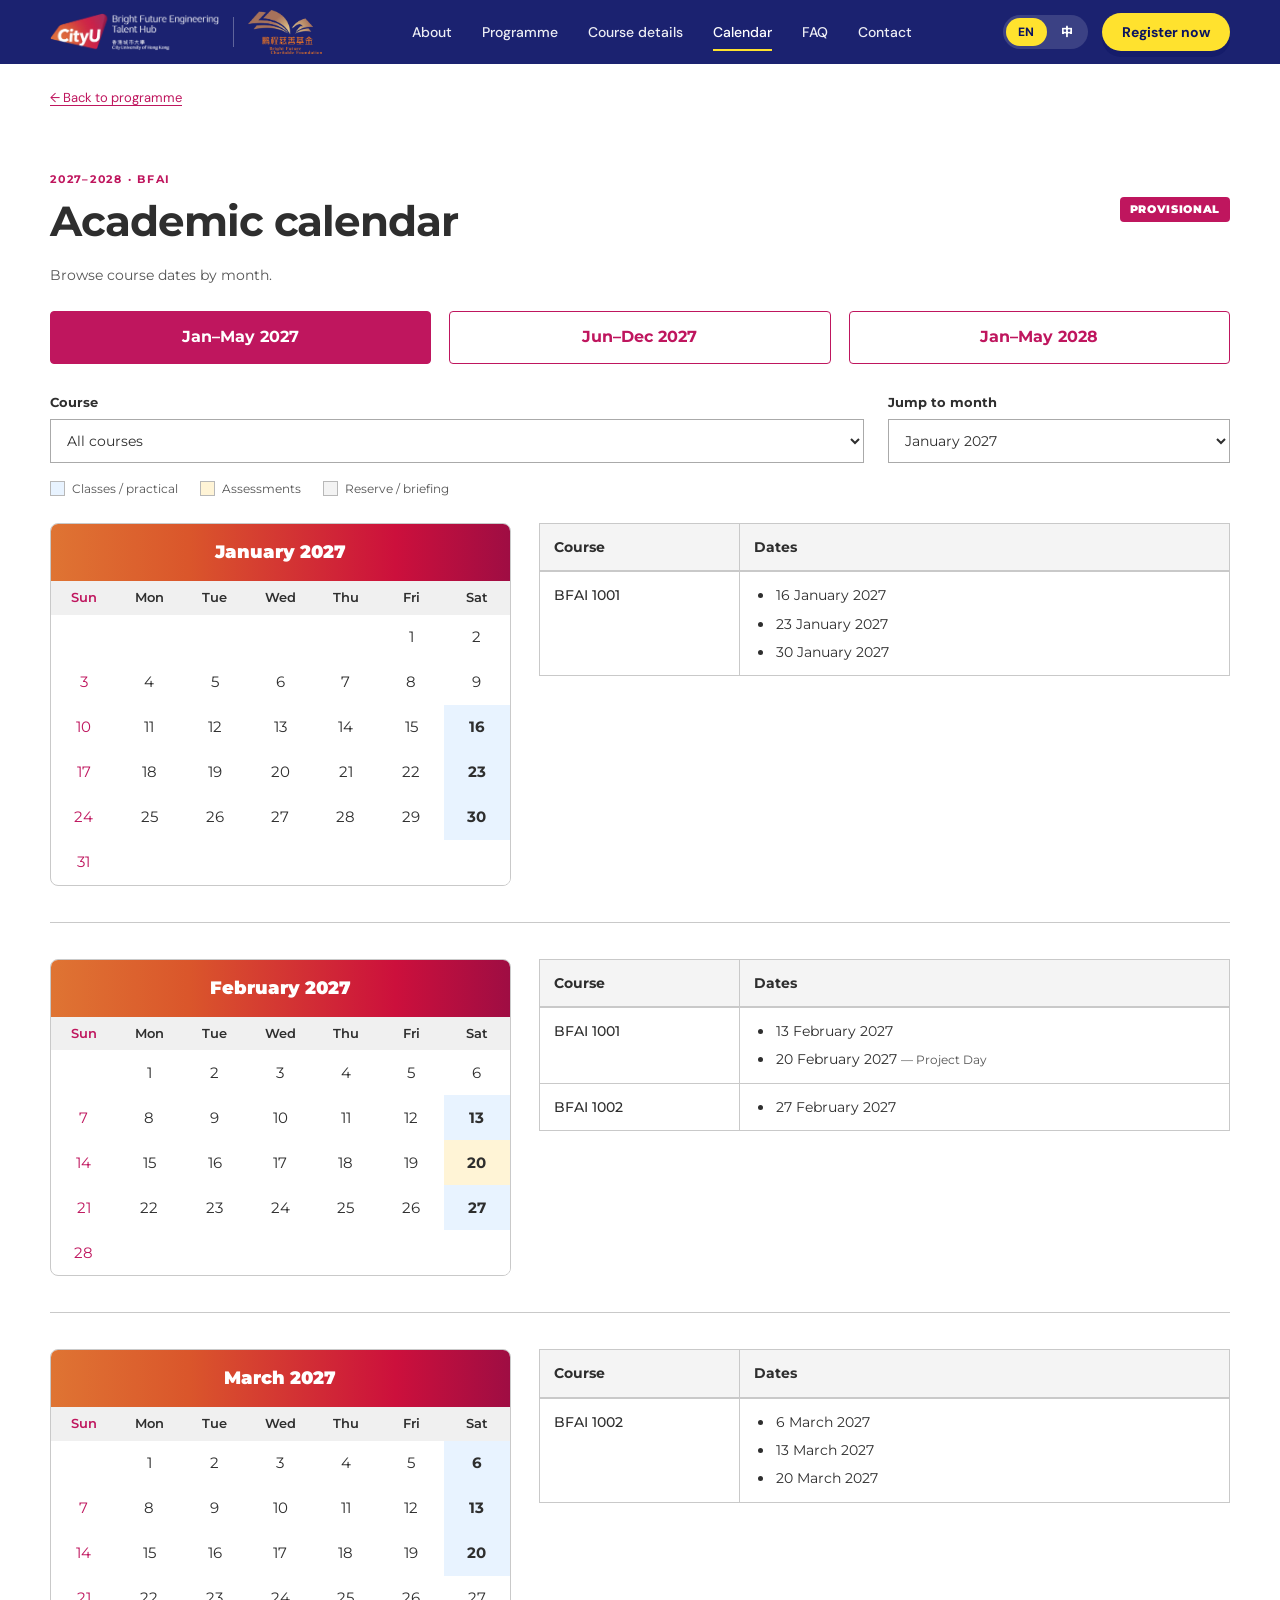
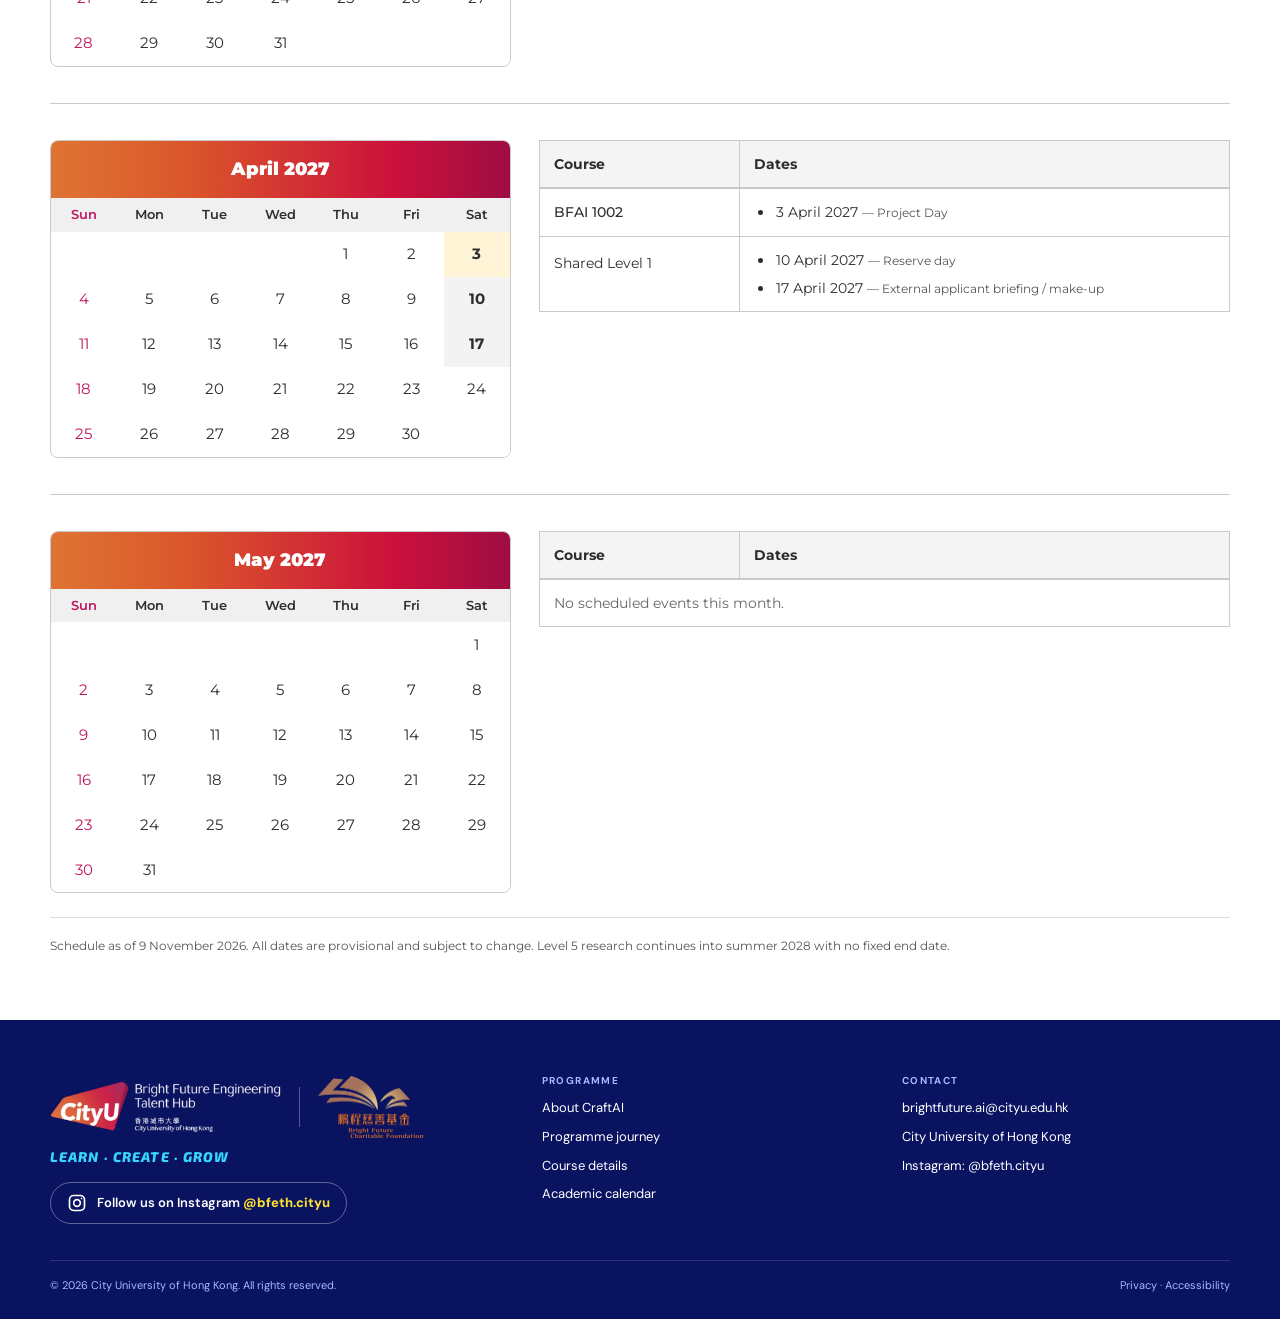
<file: calendar.html>
<!DOCTYPE html>
<html lang="en">
<head>
<meta charset="utf-8">
<meta name="robots" content="noindex">
<meta name="viewport" content="width=device-width, initial-scale=1">
<link rel="icon" type="image/png" sizes="64x64" href="assets/images/craftai/favicon-v3.png">
<link rel="apple-touch-icon" href="assets/images/craftai/apple-touch-icon-v3.png">
<title>Academic calendar | CityUHK Bright Future CraftAI</title>
<meta name="description" content="View provisional CraftAI course dates, Project Days and exams for 2027–2028.">
<meta property="og:title" content="Academic calendar | CityUHK Bright Future CraftAI">
<meta property="og:type" content="website">
<link rel="preconnect" href="https://fonts.googleapis.com">
<link rel="preconnect" href="https://fonts.gstatic.com" crossorigin>
<link rel="stylesheet" href="https://fonts.googleapis.com/css2?family=DM+Sans:ital,opsz,wght@0,9..40,400;0,9..40,500;0,9..40,700&family=Exo+2:ital,wght@0,700;0,800;0,900;1,700;1,800;1,900&family=Caveat:wght@700&family=Montserrat:wght@400;500;600;700;800;900&family=Noto+Sans+HK:wght@400;500;700;900&display=swap">
<link rel="stylesheet" href="assets/css/craftai.css">
<link rel="stylesheet" href="assets/css/craftai-calendar.css">
</head>
<body class="calendar-page">
<header class="nav" id="nav">
  <div class="wrap bar">
    <div class="brand">
      <a class="lk" href="https://www.cityu.edu.hk/ceng/local-outreach/bright-future-engineering-talent-hub" target="_blank" rel="noopener" aria-label="Bright Future Engineering Talent Hub, CityU (opens the BFETH page)"><img src="assets/images/craftai/logo_cityu.webp" alt="CityU Bright Future Engineering Talent Hub" width="720" height="162"></a>
      <i aria-hidden="true"></i>
      <a class="lk" href="https://brightfuture.org.hk/" target="_blank" rel="noopener" aria-label="Bright Future Charitable Foundation (opens its website)"><img class="bfl" src="assets/images/craftai/logo_bf.webp" alt="Bright Future Charitable Foundation 鵬程慈善基金" width="420" height="249"></a>
    </div>
    <ul id="menu">
      <li><a href="index.html#about" data-site-link data-zh="關於計劃">About</a></li>
      <li><a href="index.html#programme" data-site-link data-zh="課程">Programme</a></li>
      <li><a href="index.html#course" data-site-link data-zh="課程詳情">Course details</a></li>
      <li><a href="calendar.html" data-site-link aria-current="page" data-zh="日曆">Calendar</a></li>
      <li><a href="index.html#faq" data-site-link data-zh="常見問題">FAQ</a></li>
      <li><a href="#contact" data-zh="聯絡我們">Contact</a></li>
      <li class="menu-reg"><a href="https://cityu.qualtrics.com/jfe/form/SV_e3fzRUMSf4UNx3M" target="_blank" rel="noopener" data-zh="立即報名">Register now</a></li>
    </ul>
    <div class="right">
      <div class="lsw" role="group" aria-label="Language / 語言"><button type="button" data-l="en" aria-pressed="true">EN</button><button type="button" data-l="zh" aria-pressed="false" lang="zh-HK">中</button></div>
      <a class="btn btn-yellow btn-sm" href="https://cityu.qualtrics.com/jfe/form/SV_e3fzRUMSf4UNx3M" target="_blank" rel="noopener" data-zh="立即報名">Register now</a>
      <button class="menu-btn" type="button" id="menuBtn" aria-label="Menu" aria-expanded="false" aria-controls="menu">
        <svg viewBox="0 0 24 24" fill="none" stroke="currentColor" stroke-width="2.4" stroke-linecap="round"><path d="M4 7h16M4 12h16M4 17h16"/></svg>
      </button>
    </div>
  </div>
</header>

<main id="top">
  <div class="wrap calendar-page-back"><a href="index.html#programme" data-site-link data-zh="← 返回課程">← Back to programme</a></div>
<section class="academic-calendar" id="academic-calendar" aria-labelledby="calendar-title">
  <div class="wrap">
    <div class="calendar-section-heading">
      <div>
        <span class="eyebrow">2027–2028 · BFAI</span>
        <h1 class="title" id="calendar-title" data-zh="課程學年日曆">Academic calendar</h1>
      </div>
      <strong class="provisional-badge" data-zh="暫定">Provisional</strong>
    </div>
    <p class="calendar-intro" data-zh="按月份查看課程日期。">Browse course dates by month.</p>
    <div id="calendarApp" data-no-translate>
      <noscript><p data-zh="請啟用 JavaScript 以瀏覽課程日曆。">Enable JavaScript to browse the course calendar.</p></noscript>
    </div>
    <p class="calendar-source-note" data-zh="課程安排截至 2026 年 11 月 9 日，所有日期均屬暫定，或會更改。第 5 級研究期延至 2028 年夏季，不設固定完結日。">Schedule as of 9 November 2026. All dates are provisional and subject to change. Level 5 research continues into summer 2028 with no fixed end date.</p>
  </div>
</section>

</main>

<footer id="contact">
  <div class="wrap">
    <div class="foot">
      <div class="b">
        <div class="flogos">
          <a class="lk" href="https://www.cityu.edu.hk/ceng/local-outreach/bright-future-engineering-talent-hub" target="_blank" rel="noopener" aria-label="Bright Future Engineering Talent Hub, CityU (opens the BFETH page)"><img src="assets/images/craftai/logo_cityu.webp" alt="CityU Bright Future Engineering Talent Hub, City University of Hong Kong" width="720" height="162"></a>
          <i aria-hidden="true"></i>
          <a class="lk" href="https://brightfuture.org.hk/" target="_blank" rel="noopener" aria-label="Bright Future Charitable Foundation (opens its website)"><img class="bfl" src="assets/images/craftai/logo_bf.webp" alt="Bright Future Charitable Foundation 鵬程慈善基金" width="420" height="249"></a>
        </div>
        <span class="hand" data-zh="學習 · 創造 · 成長">Learn · Create · Grow</span>
        <a class="ig" href="https://www.instagram.com/bfeth.cityu/" target="_blank" rel="noopener" aria-label="Follow us on Instagram, @bfeth.cityu"><svg viewBox="0 0 24 24" fill="none" stroke="currentColor" stroke-width="2" stroke-linecap="round" stroke-linejoin="round" aria-hidden="true"><rect x="3" y="3" width="18" height="18" rx="5"/><circle cx="12" cy="12" r="4"/><circle cx="17.5" cy="6.5" r="1" fill="currentColor" stroke="none"/></svg><span data-zh="追蹤我們的 Instagram <b>@bfeth.cityu</b>">Follow us on Instagram <b>@bfeth.cityu</b></span></a>
      </div>
      <div>
        <h4 data-zh="課程">Programme</h4>
        <ul>
          <li><a href="index.html#about" data-site-link data-zh="關於 CraftAI">About CraftAI</a></li>
          <li><a href="index.html#programme" data-site-link data-zh="課程歷程">Programme journey</a></li>
          <li><a href="index.html#course" data-site-link data-zh="課程詳情">Course details</a></li>
          <li><a href="calendar.html" data-site-link data-zh="學年日曆">Academic calendar</a></li>
        </ul>
      </div>
      <div>
        <h4 data-zh="聯絡我們">Contact</h4>
        <ul>
          <li><a href="mailto:brightfuture.ai@cityu.edu.hk">brightfuture.ai@cityu.edu.hk</a></li>
          <li>City University of Hong Kong</li>
          <li><a href="https://www.instagram.com/bfeth.cityu/" target="_blank" rel="noopener">Instagram: @bfeth.cityu</a></li>
        </ul>
      </div>
    </div>
    <div class="legal"><span data-zh="© 2026 香港城市大學。版權所有。">© 2026 City University of Hong Kong. All rights reserved.</span><span><span data-zh="私隱">Privacy</span> · <span data-zh="無障礙">Accessibility</span></span></div>
  </div>
</footer>
<script src="assets/js/craftai-courses.js"></script>
<script src="assets/js/craftai-schedule.js"></script>
<script src="assets/js/craftai-calendar.js"></script>
<script src="assets/js/craftai-calendar-page.js"></script>
</body>
</html>
</file>
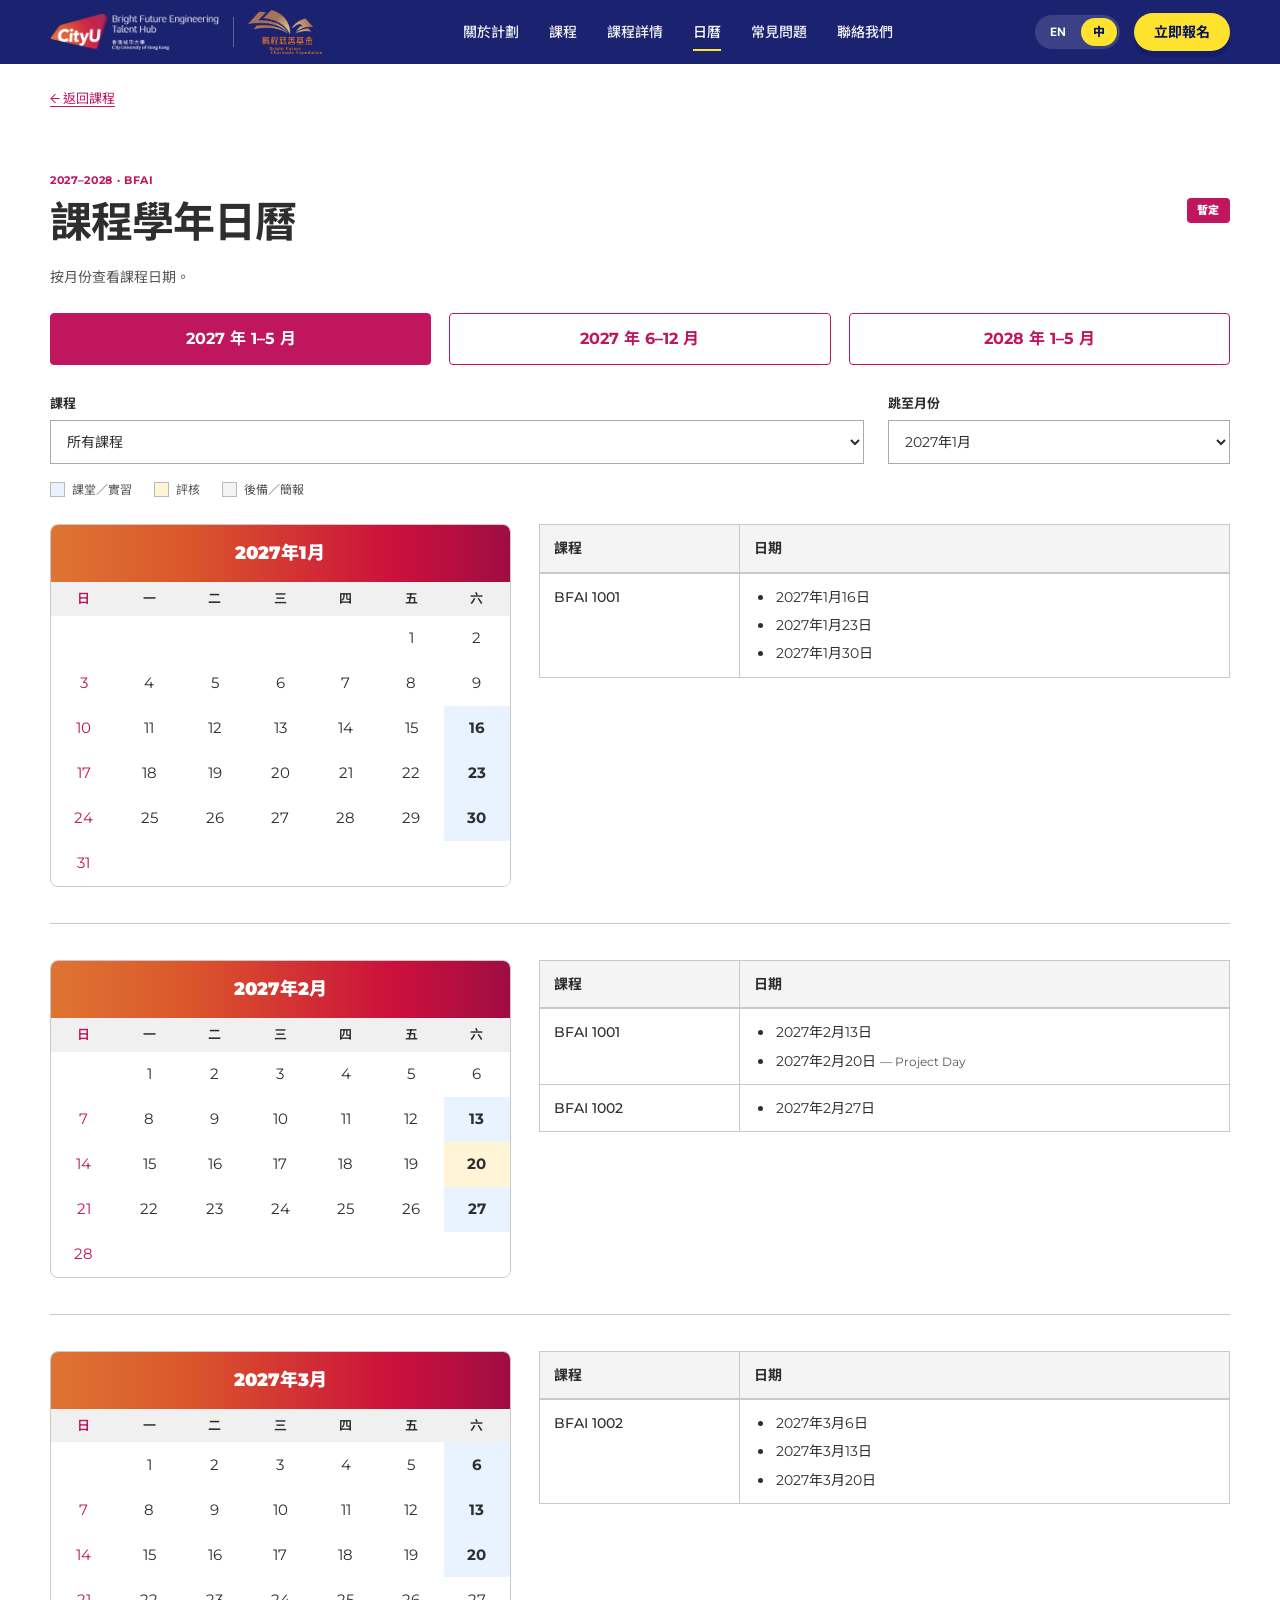
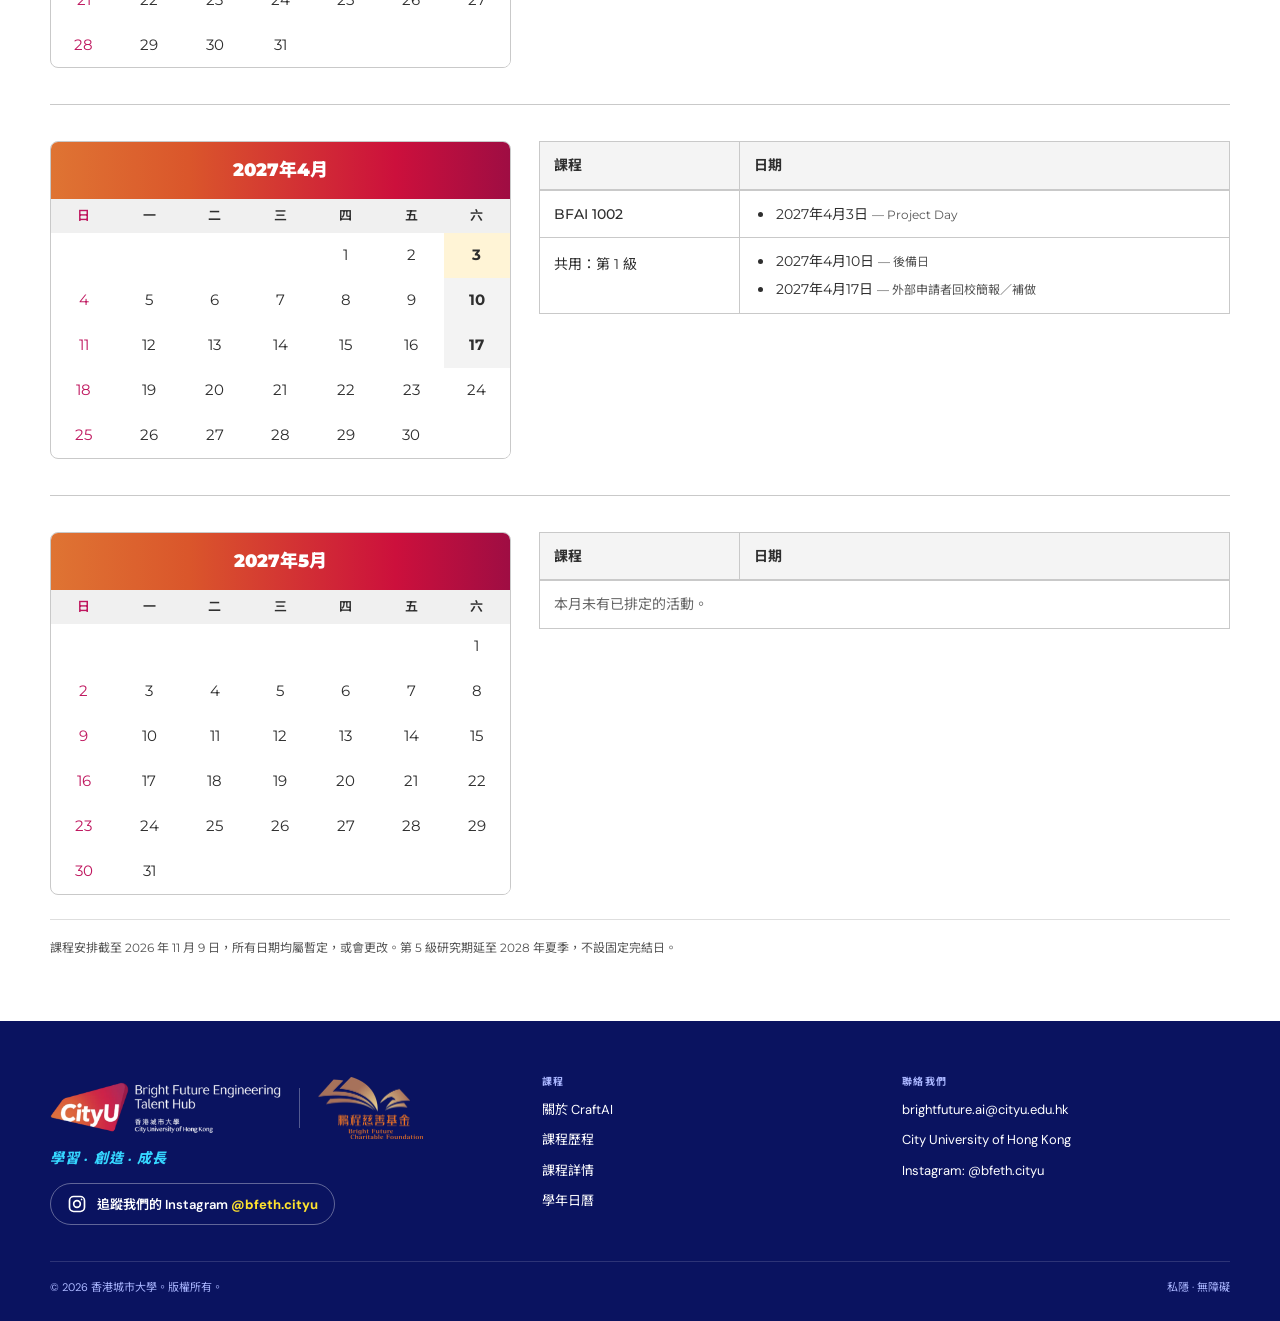
<file: zh/calendar.html>
<!DOCTYPE html>
<html lang="zh-HK">
<head>
<meta charset="utf-8">
<meta name="robots" content="noindex">
<meta name="viewport" content="width=device-width, initial-scale=1">
<link rel="icon" type="image/png" sizes="64x64" href="../assets/images/craftai/favicon-v3.png">
<link rel="apple-touch-icon" href="../assets/images/craftai/apple-touch-icon-v3.png">
<title>Academic calendar | CityUHK Bright Future CraftAI</title>
<meta name="description" content="查看 2027 至 2028 年 CraftAI 課程、專題匯報及考試的暫定日期。">
<meta property="og:title" content="Academic calendar | CityUHK Bright Future CraftAI">
<meta property="og:type" content="website">
<link rel="preconnect" href="https://fonts.googleapis.com">
<link rel="preconnect" href="https://fonts.gstatic.com" crossorigin>
<link rel="stylesheet" href="https://fonts.googleapis.com/css2?family=DM+Sans:ital,opsz,wght@0,9..40,400;0,9..40,500;0,9..40,700&family=Exo+2:ital,wght@0,700;0,800;0,900;1,700;1,800;1,900&family=Caveat:wght@700&family=Montserrat:wght@400;500;600;700;800;900&family=Noto+Sans+HK:wght@400;500;700;900&display=swap">
<link rel="stylesheet" href="../assets/css/craftai.css">
<link rel="stylesheet" href="../assets/css/craftai-calendar.css">
</head>
<body class="calendar-page">
<header class="nav" id="nav">
  <div class="wrap bar">
    <div class="brand">
      <a class="lk" href="https://www.cityu.edu.hk/ceng/local-outreach/bright-future-engineering-talent-hub" target="_blank" rel="noopener" aria-label="Bright Future Engineering Talent Hub, CityU (opens the BFETH page)"><img src="../assets/images/craftai/logo_cityu.webp" alt="CityU Bright Future Engineering Talent Hub" width="720" height="162"></a>
      <i aria-hidden="true"></i>
      <a class="lk" href="https://brightfuture.org.hk/" target="_blank" rel="noopener" aria-label="Bright Future Charitable Foundation (opens its website)"><img class="bfl" src="../assets/images/craftai/logo_bf.webp" alt="Bright Future Charitable Foundation 鵬程慈善基金" width="420" height="249"></a>
    </div>
    <ul id="menu">
      <li><a href="index.html#about" data-site-link data-zh="關於計劃">About</a></li>
      <li><a href="index.html#programme" data-site-link data-zh="課程">Programme</a></li>
      <li><a href="index.html#course" data-site-link data-zh="課程詳情">Course details</a></li>
      <li><a href="calendar.html" data-site-link aria-current="page" data-zh="日曆">Calendar</a></li>
      <li><a href="index.html#faq" data-site-link data-zh="常見問題">FAQ</a></li>
      <li><a href="#contact" data-zh="聯絡我們">Contact</a></li>
      <li class="menu-reg"><a href="https://cityu.qualtrics.com/jfe/form/SV_e3fzRUMSf4UNx3M" target="_blank" rel="noopener" data-zh="立即報名">Register now</a></li>
    </ul>
    <div class="right">
      <div class="lsw" role="group" aria-label="Language / 語言"><button type="button" data-l="en" aria-pressed="true">EN</button><button type="button" data-l="zh" aria-pressed="false" lang="zh-HK">中</button></div>
      <a class="btn btn-yellow btn-sm" href="https://cityu.qualtrics.com/jfe/form/SV_e3fzRUMSf4UNx3M" target="_blank" rel="noopener" data-zh="立即報名">Register now</a>
      <button class="menu-btn" type="button" id="menuBtn" aria-label="Menu" aria-expanded="false" aria-controls="menu">
        <svg viewBox="0 0 24 24" fill="none" stroke="currentColor" stroke-width="2.4" stroke-linecap="round"><path d="M4 7h16M4 12h16M4 17h16"/></svg>
      </button>
    </div>
  </div>
</header>

<main id="top">
  <div class="wrap calendar-page-back"><a href="index.html#programme" data-site-link data-zh="← 返回課程">← Back to programme</a></div>
<section class="academic-calendar" id="academic-calendar" aria-labelledby="calendar-title">
  <div class="wrap">
    <div class="calendar-section-heading">
      <div>
        <span class="eyebrow">2027–2028 · BFAI</span>
        <h1 class="title" id="calendar-title" data-zh="課程學年日曆">Academic calendar</h1>
      </div>
      <strong class="provisional-badge" data-zh="暫定">Provisional</strong>
    </div>
    <p class="calendar-intro" data-zh="按月份查看課程日期。">Browse course dates by month.</p>
    <div id="calendarApp" data-no-translate>
      <noscript><p data-zh="請啟用 JavaScript 以瀏覽課程日曆。">Enable JavaScript to browse the course calendar.</p></noscript>
    </div>
    <p class="calendar-source-note" data-zh="課程安排截至 2026 年 11 月 9 日，所有日期均屬暫定，或會更改。第 5 級研究期延至 2028 年夏季，不設固定完結日。">Schedule as of 9 November 2026. All dates are provisional and subject to change. Level 5 research continues into summer 2028 with no fixed end date.</p>
  </div>
</section>

</main>

<footer id="contact">
  <div class="wrap">
    <div class="foot">
      <div class="b">
        <div class="flogos">
          <a class="lk" href="https://www.cityu.edu.hk/ceng/local-outreach/bright-future-engineering-talent-hub" target="_blank" rel="noopener" aria-label="Bright Future Engineering Talent Hub, CityU (opens the BFETH page)"><img src="../assets/images/craftai/logo_cityu.webp" alt="CityU Bright Future Engineering Talent Hub, City University of Hong Kong" width="720" height="162"></a>
          <i aria-hidden="true"></i>
          <a class="lk" href="https://brightfuture.org.hk/" target="_blank" rel="noopener" aria-label="Bright Future Charitable Foundation (opens its website)"><img class="bfl" src="../assets/images/craftai/logo_bf.webp" alt="Bright Future Charitable Foundation 鵬程慈善基金" width="420" height="249"></a>
        </div>
        <span class="hand" data-zh="學習 · 創造 · 成長">Learn · Create · Grow</span>
        <a class="ig" href="https://www.instagram.com/bfeth.cityu/" target="_blank" rel="noopener" aria-label="Follow us on Instagram, @bfeth.cityu"><svg viewBox="0 0 24 24" fill="none" stroke="currentColor" stroke-width="2" stroke-linecap="round" stroke-linejoin="round" aria-hidden="true"><rect x="3" y="3" width="18" height="18" rx="5"/><circle cx="12" cy="12" r="4"/><circle cx="17.5" cy="6.5" r="1" fill="currentColor" stroke="none"/></svg><span data-zh="追蹤我們的 Instagram <b>@bfeth.cityu</b>">Follow us on Instagram <b>@bfeth.cityu</b></span></a>
      </div>
      <div>
        <h4 data-zh="課程">Programme</h4>
        <ul>
          <li><a href="index.html#about" data-site-link data-zh="關於 CraftAI">About CraftAI</a></li>
          <li><a href="index.html#programme" data-site-link data-zh="課程歷程">Programme journey</a></li>
          <li><a href="index.html#course" data-site-link data-zh="課程詳情">Course details</a></li>
          <li><a href="calendar.html" data-site-link data-zh="學年日曆">Academic calendar</a></li>
        </ul>
      </div>
      <div>
        <h4 data-zh="聯絡我們">Contact</h4>
        <ul>
          <li><a href="mailto:brightfuture.ai@cityu.edu.hk">brightfuture.ai@cityu.edu.hk</a></li>
          <li>City University of Hong Kong</li>
          <li><a href="https://www.instagram.com/bfeth.cityu/" target="_blank" rel="noopener">Instagram: @bfeth.cityu</a></li>
        </ul>
      </div>
    </div>
    <div class="legal"><span data-zh="© 2026 香港城市大學。版權所有。">© 2026 City University of Hong Kong. All rights reserved.</span><span><span data-zh="私隱">Privacy</span> · <span data-zh="無障礙">Accessibility</span></span></div>
  </div>
</footer>
<script>window.CRAFTAI_LANG="zh";</script>
<script src="../assets/js/craftai-courses.js"></script>
<script src="../assets/js/craftai-schedule.js"></script>
<script src="../assets/js/craftai-calendar.js"></script>
<script src="../assets/js/craftai-calendar-page.js"></script>
</body>
</html>
</file>
<file: assets/css/craftai.css>
/* Layout concept: a poster-style hero (wordmark, three characters standing on an AI chip, skewed ticker ribbon) that settles into calm light sections, one navy "journey" band, a navy run-of-show card and a yellow call-to-action band. */
:root {
  --navy: #0a1360;
  --navy-2: #0f1c8c;
  --royal: #1b34d8;
  --sky: #2f8cf5;
  --cyan: #35d6ff;
  --mint: #8ff5d2;
  --yellow: #ffe22e;
  --paper: #eff3ff;
  --card: #ffffff;
  --ink: #0b1560;
  --muted: #4b5690;
  --line: rgba(27, 52, 216, .14);
  --f-display: "Exo 2", "Noto Sans HK", "Arial Black", system-ui, sans-serif;
  --f-body: "DM Sans", "Noto Sans HK", system-ui, -apple-system, "Segoe UI", sans-serif;
  --f-hand: "Caveat", "Exo 2", "Noto Sans HK", system-ui, sans-serif;
  --gutter: clamp(16px, 4vw, 40px);
  --maxw: 1180px;
  color-scheme: light;
}
* { box-sizing: border-box; }
html { scroll-behavior: smooth; scroll-padding-top: 76px; }
body {
  margin: 0; background: var(--paper); color: var(--ink);
  font: 400 16px/1.6 var(--f-body); -webkit-font-smoothing: antialiased; overflow-x: hidden;
}
img { display: block; max-width: 100%; height: auto; }
a { color: inherit; text-decoration: none; }
h1, h2, h3, p { margin: 0; }
:focus-visible { outline: 3px solid var(--cyan); outline-offset: 3px; border-radius: 6px; }
.wrap { width: 100%; max-width: calc(var(--maxw) + var(--gutter) * 2); margin-inline: auto; padding-inline: var(--gutter); }
.eyebrow { font: 700 11px/1.2 var(--f-body); letter-spacing: .16em; text-transform: uppercase; color: var(--royal); }
.on-dark .eyebrow, .eyebrow.cyan { color: var(--cyan); }
h2.title { font: 800 clamp(30px, 4.2vw, 48px)/1.08 var(--f-display); letter-spacing: -.01em; text-wrap: balance; color: var(--ink); }
h2.title em { font-style: italic; font-weight: 900; color: var(--royal); }
.on-dark h2.title { color: #fff; }
.on-dark h2.title em { color: var(--yellow); }

/* buttons */
.btn { display: inline-flex; align-items: center; justify-content: center; gap: 8px; min-height: 48px; padding: 0 26px; border-radius: 999px; font: 700 15px/1 var(--f-body); border: 2.5px solid transparent; cursor: pointer; transition: transform .18s, box-shadow .18s, background .18s; white-space: nowrap; }
.btn svg { width: 18px; height: 18px; flex: none; }
.btn:hover { transform: translateY(-2px); }
.btn-yellow { background: var(--yellow); color: var(--navy); box-shadow: 0 6px 0 rgba(10, 19, 96, .35); }
.btn-yellow:hover { box-shadow: 0 8px 0 rgba(10, 19, 96, .35); }
.btn-ghost { background: rgba(10, 19, 96, .25); color: #fff; border-color: #fff; backdrop-filter: blur(4px); }
.btn-navy { background: var(--navy); color: #fff; }
.btn-line { background: transparent; color: var(--navy); border-color: var(--navy); }
.btn-sm { min-height: 38px; padding: 0 18px; font-size: 14px; }

/* nav */
.nav { position: sticky; top: env(safe-area-inset-top, 0px); z-index: 50; background: rgba(8, 16, 100, .92); backdrop-filter: blur(10px); color: #fff; }
.nav .bar { display: flex; align-items: center; gap: 24px; min-height: 64px; }
.brand { display: flex; align-items: center; gap: 14px; flex: none; }
.brand img { height: 38px; width: auto; max-width: none; }
.brand .bfl { height: 44px; }
.lk { display: flex; align-items: center; }
.brand i { width: 1px; height: 30px; background: rgba(255,255,255,.3); }
.nav ul { display: flex; gap: 30px; list-style: none; margin: 0 auto; padding: 0; }
.menu-reg { display: none; }
.nav ul a { font: 500 14px/1 var(--f-body); opacity: .92; padding: 8px 0; border-bottom: 2px solid transparent; }
.nav ul a:hover, .nav ul a[aria-current="page"] { border-color: var(--yellow); opacity: 1; }
.menu-btn { display: none; background: none; border: 0; color: #fff; padding: 8px; cursor: pointer; }
.menu-btn svg { width: 26px; height: 26px; }

/* hero: the supplied key-visual art is the stage background; wordmarks, buttons and the ticker sit on top in percentages of the stage */
.hero { position: relative; overflow: hidden; background: #192aa6; isolation: isolate; /* tilted bottom edge: leaves a wedge of page background under the ribbon, parallel to it */ clip-path: polygon(0 0, 100% 0, 100% calc(100% - 5.24vw), 0 100%); }
.stage { position: relative; width: 100%; aspect-ratio: 1672 / 941; container-type: inline-size; background: linear-gradient(90deg, #1735d3 0%, #0a1fa2 10%, #0f20a4 20%, #1524a9 30%, #172abe 40%, #0923a9 50%, #14229e 60%, #1234b8 70%, #1239bf 75%, #0721af 80%, #08bcfd 85%, #01a2fd 90%, #9afbe1 95%, #99fae3 100%); }
.stage > * { position: absolute; }
.stage img { max-width: none; }
.herobg { left: 0; bottom: 0; width: 100%; height: auto; aspect-ratio: 1672 / 941; z-index: 0; user-select: none; pointer-events: none; }
.kicker { left: 4.5%; top: 1.06%; width: 40%; transform: rotate(3deg); transform-origin: 0 100%; filter: drop-shadow(0 4px 0 rgba(10,19,96,.25)); z-index: 6; }
.craftai { left: 3.5%; top: 12.75%; width: 56%; z-index: 6; margin: 0; filter: drop-shadow(0 8px 0 rgba(8, 14, 100, .35)); }
.kicker img, .craftai img { width: 100%; }
/* colour motion: a flowing pastel gradient tints the white letters, and a bright glint sweeps across; both are masked to the wordmark's own shape */
.shine { isolation: isolate; }
.shine::before, .shine::after { content: ""; position: absolute; inset: 0; pointer-events: none; -webkit-mask: var(--mask) center / 100% 100% no-repeat; mask: var(--mask) center / 100% 100% no-repeat; }
.shine::before { background: linear-gradient(100deg, #fff 0%, #8ff0ff 16%, #fff58a 33%, #a8ffd4 50%, #d6f6ff 66%, #8ff0ff 83%, #fff 100%); background-size: 300% 100%; mix-blend-mode: multiply; opacity: .85; animation: flow 7s linear infinite; }
.shine::after { background: linear-gradient(105deg, transparent 38%, rgba(255,255,255,.95) 49%, rgba(255,255,255,0) 60%); background-size: 260% 100%; background-position: 120% 0; mix-blend-mode: screen; animation: glint 4.2s ease-in-out infinite; }
.kicker.shine::before { animation-delay: -2s; }
.kicker.shine::after { animation-delay: .9s; }
@keyframes flow { to { background-position: -300% 0; } }
@keyframes glint { 0% { background-position: 120% 0; } 55%, 100% { background-position: -40% 0; } }
.cta-row { left: 5%; top: 45.48%; display: flex; gap: 14px; z-index: 9; }

.tlink { color: inherit; font-weight: 700; text-decoration: underline; text-decoration-thickness: 2px; text-underline-offset: 3px; text-decoration-color: var(--royal); }
.tlink:hover { color: var(--royal); }
.ribbon { position: absolute; left: -3%; right: -3%; bottom: -2cqw; padding-bottom: calc(4.7cqw + 10px); z-index: 10; transform: rotate(-3deg); background: var(--yellow); border-top: 5px solid var(--navy); box-shadow: 0 -14px 0 -8px #1b34d8; overflow: hidden; }
.ribbon .track { display: flex; width: max-content; animation: scroll 80s linear infinite; }
.ribbon span { display: flex; align-items: center; gap: clamp(14px, 2cqw, 28px); padding: clamp(10px, 1.4cqw, 18px) 0 clamp(10px, 1.4cqw, 18px) clamp(14px, 2cqw, 28px); font: 900 italic clamp(15px, 2.15cqw, 30px)/1 var(--f-display); text-transform: uppercase; color: var(--navy); white-space: nowrap; }
.ribbon svg { width: clamp(12px, 1.6cqw, 22px); height: auto; fill: var(--royal); flex: none; }
@keyframes scroll { to { transform: translateX(-50%); } }
.hero-foot { height: clamp(9px, 1.1vw, 16px); background: var(--royal); width: 48%; margin-top: -2px; position: relative; z-index: 11; transform: rotate(-3deg); transform-origin: 0 0; }

/* about */
.about { padding-block: clamp(28px, 4vw, 52px) clamp(32px, 4vw, 48px); }
.about h2.title { font-size: clamp(25px, 3.2vw, 36px); }
.about .head { display: grid; grid-template-columns: 1.15fr .85fr; gap: 24px 64px; align-items: end; margin-bottom: 26px; }
.about .head > div { display: grid; gap: 14px; min-width: 0; }
.about .head p { color: var(--muted); font-size: 14px; max-width: 46ch; }
.cards { display: grid; grid-template-columns: repeat(3, 1fr); gap: 18px; }
.card { background: var(--card); border-radius: 18px; padding: 20px 22px; display: grid; gap: 6px; align-content: start; box-shadow: 0 10px 40px -18px rgba(27, 52, 216, .35); min-width: 0; }
.card .ico { width: 38px; height: 38px; border-radius: 10px; display: grid; place-items: center; background: var(--royal); color: #fff; margin-bottom: 4px; }
.card .ico svg { width: 20px; height: 20px; }
.card .n { font: 800 italic 12px/1 var(--f-display); color: var(--royal); letter-spacing: .06em; }
.card h3 { font: 900 italic 22px/1.1 var(--f-display); color: var(--ink); }
.card p { color: var(--muted); font-size: 13.5px; line-height: 1.5; }
.card.dark { background: var(--navy); color: #fff; }
.card.dark .ico { background: var(--yellow); color: var(--navy); }
.card.dark .n { color: var(--cyan); }
.card.dark h3 { color: #fff; }
.card.dark p { color: #c4ccff; }
.card:nth-child(3) .ico { background: var(--cyan); color: var(--navy); }

/* journey */
.journey { position: relative; background: var(--navy); color: #fff; overflow: hidden; padding-block: clamp(56px, 7vw, 88px); isolation: isolate; }
.journey::before { content: ""; position: absolute; z-index: -1; right: 0; top: 0; bottom: 0; width: 46%; background: linear-gradient(160deg, #1b34d8, #1226b4); clip-path: polygon(34% 0, 100% 0, 100% 100%, 0 100%); }
.journey::after { content: ""; position: absolute; z-index: -1; right: 0; bottom: 0; width: 34%; height: 40%; background: #1a2fc4; clip-path: polygon(22% 100%, 100% 0, 100% 100%); opacity: .0; }
.journey .head { display: flex; justify-content: space-between; align-items: end; gap: 24px; margin-bottom: 36px; flex-wrap: wrap; }
.journey .head > div:first-child { display: grid; gap: 12px; }
.journey .nav-btns { display: flex; gap: 10px; }
.journey .nav-btns button { width: 46px; height: 46px; border-radius: 50%; border: 2px solid rgba(255,255,255,.7); background: rgba(255,255,255,.08); color: #fff; display: grid; place-items: center; cursor: pointer; transition: background .15s, color .15s, opacity .15s, transform .15s; }
.journey .nav-btns button:hover:not(:disabled) { background: var(--yellow); color: var(--navy); border-color: var(--yellow); transform: translateY(-2px); }
.journey .nav-btns button:disabled { opacity: .35; cursor: default; }
.journey .nav-btns svg { width: 20px; height: 20px; }
/* Level takeaways follow the same five-colour progression as the course cards. */
.level-takeaways { display: grid; grid-template-columns: repeat(5, minmax(0, 1fr)); gap: 20px; list-style: none; margin: 0 0 32px; padding: 0; }
.level-takeaway { min-width: 0; border-top: 3px solid var(--level-color); padding-top: 14px; }
.level-takeaway.lv1 { --level-color: #a8e2fb; }
.level-takeaway.lv2 { --level-color: #46c98a; }
.level-takeaway.lv3 { --level-color: #ffc933; }
.level-takeaway.lv4 { --level-color: #b79cff; }
.level-takeaway.lv5 { --level-color: #8fa1ff; }
.level-takeaway h3 { font: 800 19px/1.25 var(--f-display); color: #fff; margin-bottom: 10px; }
.level-takeaway .level-number { color: var(--level-color); }
.level-takeaway p { color: #d3dcff; font-size: 14px; line-height: 1.6; }
@media (max-width: 960px) { .level-takeaways { grid-template-columns: repeat(2, minmax(0, 1fr)); gap: 24px; } .level-takeaway:last-child { grid-column: 1 / -1; } }
@media (max-width: 560px) { .level-takeaways { grid-template-columns: minmax(0, 1fr); } }
.schedule-note { margin: 0 0 24px; color: #d3dcff; font-size: 13px; line-height: 1.6; }
/* nine courses in one horizontally scrolling row; the fifth card peeks in on desktop so the row reads as scrollable */
.steps { display: flex; gap: 16px; list-style: none; margin: 0; padding: 0 0 18px; padding-inline: max(var(--gutter), calc((100% - var(--maxw)) / 2)); scroll-padding-inline: max(var(--gutter), calc((100% - var(--maxw)) / 2)); overflow-x: auto; scroll-snap-type: x mandatory; scroll-behavior: smooth; overscroll-behavior-x: contain; -webkit-overflow-scrolling: touch; scrollbar-width: none; padding-top: 8px; padding-bottom: 26px; }
.steps:focus-visible { outline-offset: 6px; }
.steps::-webkit-scrollbar { display: none; }
.step { --bg: #1b34d8; --fg: #fff; --accent: var(--yellow); --muted2: #c9d1ff; --line2: rgba(255,255,255,.22); --pill-bg: rgba(255,255,255,.14); --pill-fg: #fff;
  flex: 0 0 calc(22% - 6px); scroll-snap-align: start; position: relative; background: var(--bg); color: var(--fg); border-radius: 18px; min-height: 270px; min-width: 0; box-shadow: 0 14px 30px -18px rgba(0,0,0,.6); display: flex; transition: transform .2s, box-shadow .2s; }
.step.lv1 { --bg: #a8e2fb; --fg: #0a1360; --accent: #1b34d8; --muted2: #1f4a7a; --line2: rgba(10,19,96,.24); --pill-bg: rgba(10,19,96,.13); --pill-fg: #0a1360; }
.step.lv2 { --bg: #46c98a; --fg: #0a1360; --accent: #0a1360; --muted2: #0d4a35; --line2: rgba(10,19,96,.24); --pill-bg: rgba(10,19,96,.13); --pill-fg: #0a1360; }
.step.lv3 { --bg: #ffc933; --fg: #0a1360; --accent: #1b34d8; --muted2: #5a4208; --line2: rgba(10,19,96,.24); --pill-bg: rgba(10,19,96,.13); --pill-fg: #0a1360; }
.step.lv5 { --bg: #1b34d8; --fg: #fff; --accent: #ffe22e; --muted2: #c9d1ff; --line2: rgba(255,255,255,.22); --pill-bg: rgba(255,255,255,.14); --pill-fg: #fff; }
.step.lv4 { --bg: #b79cff; --fg: #0a1360; --accent: #1b34d8; --muted2: #3b2a7a; --line2: rgba(10,19,96,.24); --pill-bg: rgba(10,19,96,.13); --pill-fg: #0a1360; }
.step:hover { transform: translateY(-3px); }
.step.on { box-shadow: inset 0 0 0 3px var(--fg), 0 18px 34px -16px rgba(0,0,0,.7); transform: translateY(-3px); }
.step.on::after { content: ""; position: absolute; left: 50%; bottom: -13px; width: 0; height: 0; margin-left: -9px; border: 9px solid transparent; border-top-color: var(--bg); border-bottom: 0; }
.step-btn { flex: 1; display: flex; flex-direction: column; gap: 6px; padding: 20px 22px 22px; border: 0; background: none; color: inherit; font: inherit; text-align: left; cursor: pointer; border-radius: 18px; min-width: 0; }
.step-btn:focus-visible { outline: 3px solid #fff; outline-offset: -6px; }
.step .top { display: flex; align-self: stretch; justify-content: space-between; align-items: center; gap: 8px; }
.step .lvl { font: 800 10.5px/1 var(--f-body); letter-spacing: .12em; text-transform: uppercase; padding: 6px 10px; border-radius: 999px; background: var(--pill-bg); color: var(--pill-fg); white-space: nowrap; }
.step .num { font: 900 italic 31px/1 var(--f-display); color: var(--accent); margin-top: 8px; white-space: nowrap; letter-spacing: -.01em; }
.step .h { display: block; font: 800 18px/1.2 var(--f-display); color: var(--fg); min-height: 2.4em; text-wrap: balance; }
.step .desc { display: block; font-size: 13px; line-height: 1.5; opacity: .92; margin-top: 2px; }
.step .meta { display: grid; grid-template-columns: 62px 1fr; gap: 8px; margin-top: auto; padding-top: 10px; border-top: 1px solid var(--line2); font-size: 12px; line-height: 1.4; }
.step .k { color: var(--muted2); font-weight: 500; }
.step .v { font-weight: 700; min-width: 0; overflow-wrap: anywhere; }
.scroll-hint { display: none; margin-top: 4px; font: 700 12px/1 var(--f-hand); }

/* ceremony */
.ceremony-sec { padding-block: clamp(56px, 8vw, 96px); }
.ceremony-grid { display: grid; grid-template-columns: 1fr 1.1fr; gap: 40px clamp(32px, 6vw, 80px); align-items: center; }
.ceremony-grid .left { display: grid; gap: 18px; min-width: 0; }
.ceremony-grid .left p.lede { color: var(--muted); max-width: 44ch; font-size: 15px; }
.facts { background: var(--card); border-radius: 18px; box-shadow: 0 14px 40px -20px rgba(27,52,216,.4); margin-top: 6px; overflow: hidden; }
.fact { display: grid; grid-template-columns: 24px 78px 1fr; gap: 12px; align-items: center; padding: 15px 20px; font-size: 14px; }
.fact + .fact { border-top: 1px solid var(--line); }
.fact svg { width: 18px; height: 18px; color: var(--royal); }
.fact dt { color: var(--muted); font-size: 12px; }
.fact dd { margin: 0; font-weight: 700; color: var(--royal); min-width: 0; overflow-wrap: anywhere; }
.show { background: var(--lv-bg, var(--royal)); color: var(--lv-fg, #fff); border-radius: 24px; padding: clamp(24px, 3.4vw, 36px); position: relative; overflow: hidden; min-width: 0; box-shadow: 0 24px 60px -24px rgba(11, 21, 96, .7); }
.show::after { content: ""; position: absolute; right: -60px; top: -60px; width: 200px; height: 200px; border-radius: 50%; background: radial-gradient(circle, rgba(53,214,255,.5), transparent 70%); pointer-events: none; }
.show header { display: flex; justify-content: space-between; align-items: baseline; gap: 12px; margin-bottom: 8px; flex-wrap: wrap; position: relative; z-index: 1; }
.show header h3 { font: 900 italic 24px/1 var(--f-display); }
.show header span { font: 700 21px/1 var(--f-hand); color: var(--lv-acc, var(--yellow)); transform: rotate(-3deg); }
.show ol { list-style: none; margin: 0; padding: 0; position: relative; z-index: 1; }
.show li { display: grid; grid-template-columns: 82px 1fr; gap: 16px; padding: 18px 0; align-items: start; }
.show li + li { border-top: 1px solid var(--lv-line, rgba(255,255,255,.2)); }
.show time { font: 700 12px/1.5 var(--f-body); color: var(--lv-acc, var(--yellow)); letter-spacing: .04em; }
.show li h4 { margin: 0; font: 700 15px/1.3 var(--f-body); }
.points { margin: 0; padding: 0; list-style: none; display: grid; gap: 6px; }
.points li { position: relative; padding-left: 16px; }
.points li::before { content: ""; position: absolute; left: 1px; top: .6em; width: 6px; height: 6px; border-radius: 50%; background: currentColor; opacity: .75; }
.ceremony-grid .left .points.lede { color: var(--muted); max-width: 54ch; font-size: 15px; line-height: 1.5; margin-top: 10px; }
.show li .points.p { display: grid; gap: 3px; font-size: 12.5px; color: var(--lv-muted, #c7d0ff); margin-top: 5px; }
.show li .points.p li { display: block; padding: 0 0 0 14px; border-top: 0; margin: 0; background: none; }
.show li .points.p li::before { top: .55em; width: 5px; height: 5px; }
.show li p { font-size: 12.5px; color: var(--lv-muted, #c7d0ff); margin-top: 3px; }
.show li.cur { background: var(--lv-pill, rgba(255,255,255,.12)); margin-inline: -14px; padding-inline: 14px; border-radius: 12px; border-top-color: transparent; }
.show li.cur + li { border-top-color: transparent; }
.show .path-link { all: unset; display: block; cursor: pointer; border-radius: 6px; }
.show .path-link:hover h4 { text-decoration: underline; text-underline-offset: 3px; }
.show .path-link:focus-visible { outline: 3px solid var(--lv-fg, #fff); outline-offset: 4px; }
.show .here { display: inline-block; margin-left: 8px; font: 800 9.5px/1 var(--f-body); letter-spacing: .1em; text-transform: uppercase; padding: 4px 7px; border-radius: 999px; background: var(--lv-fg, #fff); color: var(--lv-bg, var(--royal)); vertical-align: 2px; }
#course[data-level="1"] { --lv-bg: #a8e2fb; --lv-fg: #0a1360; --lv-acc: #1b34d8; --lv-muted: #1f4a7a; --lv-line: rgba(10,19,96,.24); --lv-pill: rgba(10,19,96,.11); }
#course[data-level="2"] { --lv-bg: #46c98a; --lv-fg: #0a1360; --lv-acc: #0a1360; --lv-muted: #0d4a35; --lv-line: rgba(10,19,96,.24); --lv-pill: rgba(10,19,96,.11); }
#course[data-level="3"] { --lv-bg: #ffc933; --lv-fg: #0a1360; --lv-acc: #1b34d8; --lv-muted: #5a4208; --lv-line: rgba(10,19,96,.24); --lv-pill: rgba(10,19,96,.11); }
#course[data-level="4"] { --lv-bg: #b79cff; --lv-fg: #0a1360; --lv-acc: #1b34d8; --lv-muted: #3b2a7a; --lv-line: rgba(10,19,96,.24); --lv-pill: rgba(10,19,96,.11); }
#course[data-level="5"] { --lv-bg: #1b34d8; --lv-fg: #fff; --lv-acc: #ffe22e; --lv-muted: #c9d1ff; --lv-line: rgba(255,255,255,.22); --lv-pill: rgba(255,255,255,.14); }
.lvpill { justify-self: start; font: 800 11px/1 var(--f-body); letter-spacing: .12em; text-transform: uppercase; padding: 7px 12px; border-radius: 999px; background: var(--lv-bg); color: var(--lv-fg); }
.swap > * { animation: swapin .35s ease both; }
@keyframes swapin { from { opacity: 0; transform: translateY(10px); } }


/* FAQ */
.faq { padding-block: 0 clamp(56px, 7vw, 88px); }
.faq .fhead { display: grid; gap: 12px; margin-bottom: 28px; }
.faq .fl { display: grid; gap: 12px; max-width: 860px; }
.fq { background: #fff; border-radius: 16px; box-shadow: 0 10px 26px -20px rgba(27,52,216,.55); border-left: 5px solid transparent; transition: border-color .2s; }
.fq[open] { border-left-color: var(--royal); }
.fq summary { list-style: none; display: flex; align-items: center; gap: 14px; padding: 18px 20px; cursor: pointer; border-radius: 16px; }
.fq summary::-webkit-details-marker { display: none; }
.fq summary:focus-visible { outline: 3px solid var(--royal); outline-offset: -3px; }
.fq .fn { flex: none; min-width: 42px; text-align: center; padding: 6px 8px; border-radius: 999px; background: var(--yellow); color: var(--ink); font: 800 11px/1 var(--f-body); letter-spacing: .08em; }
.fq .ft { flex: 1; font: 800 17px/1.3 var(--f-display); color: var(--ink); }
.fq .fc { flex: none; width: 10px; height: 10px; border-right: 2.5px solid var(--royal); border-bottom: 2.5px solid var(--royal); transform: rotate(45deg) translateY(-3px); transition: transform .2s; }
.fq[open] .fc { transform: rotate(-135deg) translateY(-3px); }
.fq .fa { padding: 0 22px 22px 76px; display: grid; gap: 10px; color: #2b3578; font-size: 14.5px; line-height: 1.6; }
.fq .fa h3 { font: 800 15px/1.3 var(--f-display); color: var(--royal); margin-top: 6px; }
.fq .fa ul { margin: 0; padding-left: 20px; display: grid; gap: 4px; }
.fq .flink { display: inline-block; padding: 10px 18px; border-radius: 999px; background: var(--royal); color: #fff; font-weight: 700; text-decoration: none; }
.fq .flink:hover { background: var(--navy); }
@media (max-width: 560px) { .fq summary { padding: 16px 14px; gap: 10px; } .fq .ft { font-size: 15.5px; } .fq .fa { padding: 0 16px 18px; } }

/* FAQ language switch */
.faq .zh { font-family: "Noto Sans HK", "PingFang HK", "Microsoft JhengHei", "Heiti TC", sans-serif; }
.faq .fa.zh { line-height: 1.75; }
.faq h2.title em { font-style: normal; }
.faq .zh strong { color: var(--royal); }
.faq .fhead { position: relative; }

/* language switch + Chinese typography */
.lsw { display: inline-flex; padding: 3px; gap: 2px; border-radius: 999px; background: rgba(255,255,255,.14); }
.lsw button { border: 0; background: transparent; color: #fff; font: 800 12px/1 var(--f-body); letter-spacing: .04em; padding: 8px 12px; border-radius: 999px; cursor: pointer; transition: background .15s, color .15s; }
.lsw button[aria-pressed="true"] { background: var(--yellow); color: var(--navy); }
.lsw button:hover:not([aria-pressed="true"]) { background: rgba(255,255,255,.25); }
.lsw button:focus-visible { outline: 3px solid #fff; outline-offset: 2px; }
html[lang="zh-HK"] { --f-display: "Exo 2", "Noto Sans HK", "PingFang HK", "Microsoft JhengHei", "Heiti TC", sans-serif; --f-body: "DM Sans", "Noto Sans HK", "PingFang HK", "Microsoft JhengHei", "Heiti TC", sans-serif; }
html[lang="zh-HK"] :is(.card h3, .show header h3, h2.title em) { font-style: normal; }
html[lang="zh-HK"] body { line-height: 1.7; }
html[lang="zh-HK"] .eyebrow, html[lang="zh-HK"] .step .lvl, html[lang="zh-HK"] .lvpill { letter-spacing: .06em; }
html[lang="zh-HK"] .ceremony-grid .left p.lede, html[lang="zh-HK"] .about .head p { max-width: 34em; }
@media (max-width: 380px) { .lsw button { padding: 7px 9px; } }

/* register */
.register { padding-bottom: clamp(56px, 7vw, 88px); }
.cta { position: relative; overflow: hidden; background: var(--yellow); border-radius: 28px; padding: clamp(32px, 5vw, 56px); display: grid; grid-template-columns: 1fr auto; gap: 28px 48px; align-items: center; isolation: isolate; }
.cta::before { content: ""; position: absolute; z-index: -1; right: 16%; top: -20%; width: 18%; height: 150%; background: var(--mint); transform: rotate(24deg); opacity: .85; }
.cta .txt { display: grid; gap: 12px; min-width: 0; }
.cta .hand { font: 700 22px/1 var(--f-hand); color: var(--royal); transform: rotate(-1.5deg); transform-origin: left; text-transform: uppercase; }
.cta h2 { font: 900 clamp(28px, 3.6vw, 42px)/1.08 var(--f-display); color: var(--royal); text-wrap: balance; }
.cta p { font-size: 14px; color: #4c4a10; max-width: 52ch; }
.cta .acts { display: grid; gap: 14px; justify-items: stretch; min-width: 220px; }

/* footer */
footer { background: var(--navy); color: #fff; padding-block: clamp(40px, 5vw, 56px) 24px; }
.foot { display: grid; grid-template-columns: 1.4fr 1fr 1fr; gap: 32px; }
.foot .b { display: grid; gap: 12px; justify-items: start; }
.foot .b small { font: 700 10px/1 var(--f-body); letter-spacing: .14em; text-transform: uppercase; color: #aab6ff; }
.flogos { display: flex; align-items: center; gap: 18px; flex-wrap: wrap; }
.flogos img { height: 52px; width: auto; max-width: none; }
.flogos .bfl { height: 62px; }
.flogos i { width: 1px; height: 40px; background: rgba(255,255,255,.3); }
.foot .b .hand { font: 800 italic 14px/1 var(--f-display); letter-spacing: .08em; color: var(--cyan); text-transform: uppercase; }
.foot .b .ig { display: inline-flex; align-items: center; gap: 10px; margin-top: 6px; padding: 10px 16px; border-radius: 999px; border: 1.5px solid rgba(255,255,255,.35); color: #fff; font: 600 13px/1.2 var(--f-body); transition: background .2s, border-color .2s, color .2s; }
.foot .b .ig svg { width: 20px; height: 20px; flex: none; }
.foot .b .ig b { font-weight: 800; color: var(--yellow); }
.foot .b .ig:hover { background: var(--yellow); border-color: var(--yellow); color: var(--navy); }
.foot .b .ig:hover b { color: var(--navy); }
.foot h4 { margin: 0 0 12px; font: 700 10px/1 var(--f-body); letter-spacing: .14em; text-transform: uppercase; color: #aab6ff; }
.foot ul { list-style: none; margin: 0; padding: 0; display: grid; gap: 8px; font-size: 13px; }
.foot ul a:hover { color: var(--yellow); }
.legal { margin-top: 36px; padding-top: 16px; border-top: 1px solid rgba(255,255,255,.14); display: flex; justify-content: space-between; gap: 12px; flex-wrap: wrap; font-size: 11px; color: #aab6ff; }


/* iceberg */
.berg { padding-block: clamp(24px, 4vw, 48px) clamp(32px, 5vw, 56px); }
.berg-band { position: relative; background: linear-gradient(180deg, #7fb6f2 0, #6fa8f0 10%, #86b4f2 19%, #4a86e4 27%, #1d62d8 34%, #1563d9 35.9%, #0a73e6 36%, #007de8 42%, #0052cf 48%, #003cc0 55%, #002197 62%, #001782 70%, #001069 80%, #000b53 90%, #000845 100%); overflow: hidden; }
.berg-band::before, .berg-band::after { content: ""; position: absolute; left: 0; right: 0; z-index: 1; pointer-events: none; }
.berg-band::before { top: -1px; height: 20%; background: linear-gradient(180deg, rgba(239,243,255,1) 0%, rgba(239,243,255,0.97) 9%, rgba(239,243,255,0.9) 18%, rgba(239,243,255,0.8) 27%, rgba(239,243,255,0.68) 36%, rgba(239,243,255,0.54) 45%, rgba(239,243,255,0.4) 55%, rgba(239,243,255,0.27) 64%, rgba(239,243,255,0.16) 73%, rgba(239,243,255,0.07) 82%, rgba(239,243,255,0.02) 91%, rgba(239,243,255,0) 100%); }
.berg-band::after { bottom: -1px; height: 24%; background: linear-gradient(0deg, rgba(239,243,255,1) 0%, rgba(239,243,255,0.97) 9%, rgba(239,243,255,0.9) 18%, rgba(239,243,255,0.8) 27%, rgba(239,243,255,0.68) 36%, rgba(239,243,255,0.54) 45%, rgba(239,243,255,0.4) 55%, rgba(239,243,255,0.27) 64%, rgba(239,243,255,0.16) 73%, rgba(239,243,255,0.07) 82%, rgba(239,243,255,0.02) 91%, rgba(239,243,255,0) 100%); }
.berg-band .tag, .berg-band .bl { z-index: 2; }
.scene { position: relative; width: 100%; max-width: 1200px; margin-inline: auto; aspect-ratio: 1200 / 950; }
.art { position: absolute; left: calc(220 / 1200 * 100%); top: 0; width: calc(760 / 1200 * 100%); height: 100%; display: block; max-width: none; object-fit: cover; -webkit-mask-image: linear-gradient(90deg, transparent, #000 12%, #000 88%, transparent); mask-image: linear-gradient(90deg, transparent, #000 12%, #000 88%, transparent); }
.leads { position: absolute; inset: 0; width: 100%; height: 100%; pointer-events: none; }
.bub { animation: rise 11s linear infinite; }
@keyframes rise { from { transform: translateY(0); opacity: 0; } 15% { opacity: 1; } to { transform: translateY(-120px); opacity: 0; } }
.tag { position: absolute; left: calc(20 / 1200 * 100%); font: 800 clamp(9px, .9vw, 11px)/1 var(--f-body); letter-spacing: .14em; text-transform: uppercase; white-space: nowrap; }
.above-tag { top: calc(341 / 950 * 100%); transform: translateY(-200%); color: #fff; text-shadow: 0 1px 6px rgba(10,19,60,.7); }
.below-tag { top: calc(341 / 950 * 100%); transform: translateY(140%); color: #fff; text-shadow: 0 1px 6px rgba(10,19,96,.55); }
.bp { position: absolute; left: calc(var(--x) / 1200 * 100%); top: calc(var(--y) / 950 * 100%); transform: translate(-50%, -50%); width: clamp(26px, 3.2vw, 38px); aspect-ratio: 1; border-radius: 50%; border: 3px solid #fff; background: var(--pc); color: var(--pf); font: 900 italic clamp(12px, 1.5vw, 16px)/1 var(--f-display); display: grid; place-items: center; padding: 0; cursor: pointer; box-shadow: 0 6px 14px -4px rgba(10,19,96,.6); transition: transform .2s, box-shadow .2s; z-index: 3; }
.bp.lv1, .bl.lv1, .lg.lv1 { --pc: #a8e2fb; --pf: #0a1360; }
.bp.lv2, .bl.lv2, .lg.lv2 { --pc: #46c98a; --pf: #0a1360; }
.bp.lv3, .bl.lv3, .lg.lv3 { --pc: #ffc933; --pf: #0a1360; }
.bp.lv4, .bl.lv4, .lg.lv4 { --pc: #b79cff; --pf: #0a1360; }
.bp.lv5, .bl.lv5, .lg.lv5 { --pc: #1b34d8; --pf: #fff; }
.bp.lv5 { width: clamp(31px, 3.9vw, 46px); }
.bp:hover, .bp.on { transform: translate(-50%, -50%) scale(1.18); }
.bp.on { box-shadow: 0 0 0 6px color-mix(in srgb, var(--pc) 45%, transparent), 0 8px 18px -4px rgba(10,19,96,.7); }
.bp.on::after { content: ""; position: absolute; inset: -9px; border-radius: 50%; border: 2px solid #fff; animation: ping 1.8s ease-out infinite; }
@keyframes ping { from { transform: scale(.85); opacity: .9; } to { transform: scale(1.45); opacity: 0; } }
.bl { position: absolute; top: calc(var(--y) / 950 * 100%); transform: translateY(-50%); width: calc(280 / 1200 * 100%); display: grid; gap: 2px; text-align: left; padding: 9px 12px; border: 0; border-left: 5px solid var(--pc); border-radius: 10px; background: rgba(255,255,255,.94); color: #0a1360; cursor: pointer; font: inherit; box-shadow: 0 10px 22px -12px rgba(10,19,96,.6); transition: transform .2s, background .2s; z-index: 2; }
.bl.left { left: calc(20 / 1200 * 100%); }
.bl.right { left: calc(900 / 1200 * 100%); }
.bl b { font: 800 clamp(9.5px, .95vw, 11.5px)/1.1 var(--f-body); letter-spacing: .08em; color: #1b34d8; }
.bl span { font: 800 clamp(11px, 1.15vw, 14px)/1.2 var(--f-display); }
.bl { transition: transform .2s, background .25s, color .25s, box-shadow .25s; }
.bl .more { display: grid; grid-template-rows: 0fr; margin-top: -2px; transition: grid-template-rows .3s ease; }
.bl .more > span { min-height: 0; overflow: hidden; display: grid; gap: 6px; opacity: 0; transition: opacity .2s; }
.bl.open { z-index: 5; background: var(--pc); color: var(--pf); box-shadow: 0 16px 30px -12px rgba(10,19,96,.7); }
.bl.open b { color: var(--pf); }
.bl.open .more { grid-template-rows: 1fr; margin-top: 4px; }
.bl.open .more > span { opacity: 1; transition-delay: .08s; }
.bl .more .mpts { display: grid; gap: 4px; }
.bl .more .mpts > span { position: relative; padding-left: 12px; font: 500 clamp(11px, 1.05vw, 12.5px)/1.35 var(--f-body); }
.bl.lv5.open { transform: translateY(-56%); width: calc(340 / 1200 * 100%); }
.bl.lv5.open:hover { transform: translateY(-56%) translateX(2px); }
.bl .more .mpts > span::before { content: ""; position: absolute; left: 0; top: .6em; width: 5px; height: 5px; border-radius: 50%; background: currentColor; opacity: .75; }
.bl .more .mdesc { font: 500 clamp(11px, 1.05vw, 12.5px)/1.4 var(--f-body); }
.bl .more .mmeta { font: 800 clamp(10px, .95vw, 11.5px)/1.2 var(--f-body); letter-spacing: .04em; }
.bl .more .go { font: 800 clamp(10px, .95vw, 11.5px)/1.2 var(--f-body); text-decoration: underline; text-underline-offset: 3px; justify-self: start; padding-bottom: 2px; }
.bl:hover { transform: translateY(-50%) translateX(2px); }
.bl.on { background: var(--pc); color: var(--pf); }
.bl.on b { color: var(--pf); }
.bp:focus-visible, .bl:focus-visible, .lg:focus-visible { outline: 3px solid #0a1360; outline-offset: 3px; }
.blist li:last-child:nth-child(odd) { grid-column: 1 / -1; }
.blist { display: none; list-style: none; margin: 16px 0 0; padding: 0; grid-template-columns: 1fr 1fr; gap: 8px; }
.lg { width: 100%; display: flex; gap: 10px; align-items: center; text-align: left; padding: 10px; border: 0; border-radius: 12px; background: var(--card); color: var(--ink); font: inherit; cursor: pointer; box-shadow: 0 6px 18px -12px rgba(27,52,216,.5); }
.lg i { flex: none; width: 26px; height: 26px; border-radius: 50%; background: var(--pc); color: var(--pf); display: grid; place-items: center; font: 900 italic 13px/1 var(--f-display); }
.lg span { display: grid; gap: 1px; min-width: 0; }
.lg b { font: 800 10px/1.1 var(--f-body); letter-spacing: .06em; color: var(--royal); }
.lg em { font: 700 12px/1.2 var(--f-display); font-style: normal; }
.lg.on { background: var(--pc); color: var(--pf); }
.lg.on b { color: var(--pf); }
.bcap { margin-top: 22px; background: var(--card); border-radius: 18px; padding: 20px 24px; display: grid; grid-template-columns: auto 1fr auto; gap: 8px 20px; align-items: center; box-shadow: 0 14px 40px -22px rgba(27,52,216,.5); }
.bcap .pin { width: 44px; height: 44px; border-radius: 50%; background: var(--pc); color: var(--pf); display: grid; place-items: center; font: 900 italic 18px/1 var(--f-display); }
.bcap h3 { font: 800 18px/1.2 var(--f-display); }
.bcap h3 small { display: block; font: 800 10.5px/1 var(--f-body); letter-spacing: .12em; color: var(--royal); margin-bottom: 5px; text-transform: uppercase; }
.bcap p { color: var(--muted); font-size: 13.5px; margin-top: 3px; }
.bcap .btn { min-height: 42px; }
@media (max-width: 720px) {
  .scene { aspect-ratio: 1024 / 1280; }
  .art { left: 0; width: 100%; -webkit-mask-image: none; mask-image: none; }
  .bp { left: calc(var(--mx) * 1%); top: calc(var(--my) * 1%); }
  .bl, .leaders, .lead { display: none; }
  .tag { display: none; }
  .blist { display: grid; }
  .bcap { grid-template-columns: auto 1fr; }
  .bcap .btn { grid-column: 1 / -1; justify-self: start; }
}
@media (prefers-reduced-motion: reduce) { .bub, .bp.on::after { animation: none; } .bp, .bl { transition: none; } .bl .more, .bl .more > span { transition: none; } }

/* Keep the six navigation links clear on narrower screens. */
@media (max-width: 1180px) {
  .nav ul { display: none; }
  .nav .bar { justify-content: space-between; }
  .nav .right { margin-left: auto; }
  .menu-btn { display: block; }
  .nav.open ul { display: grid; position: absolute; top: 100%; left: 0; right: 0; gap: 0; background: #0a1370; padding: 8px var(--gutter) 16px; border-top: 1px solid rgba(255,255,255,.12); }
  .nav.open ul a { display: block; padding: 14px 0; }
}

/* tablet */
@media (max-width: 960px) {
  .step { flex-basis: calc(40% - 8px); }
  .ceremony-grid { grid-template-columns: 1fr; }
  .about .head { grid-template-columns: 1fr; }
  .journey::before { width: 70%; }
}
.nav .right { display: flex; align-items: center; gap: 14px; }
/* phone */
@media (max-width: 720px) {
  .stage { aspect-ratio: 400 / 480; background: linear-gradient(90deg, #1735d3 0%, #0a1fa2 10%, #0f20a4 20%, #1524a9 30%, #172abe 40%, #0923a9 50%, #14229e 60%, #1234b8 70%, #1239bf 75%, #0721af 80%, #08bcfd 85%, #01a2fd 90%, #9afbe1 95%, #99fae3 100%); background-size: 167% 100%; background-position: 40.3% 0; background-repeat: no-repeat; background-color: #1224a6; }
  .herobg { top: auto; bottom: 0; left: -27%; width: 167%; height: auto; aspect-ratio: 1672 / 941; -webkit-mask-image: linear-gradient(to bottom, transparent 0, #000 7%); mask-image: linear-gradient(to bottom, transparent 0, #000 7%); }
  .kicker { left: 5%; top: 8.3%; width: 52%; }
  .craftai { left: 4%; top: 19.2%; width: 72%; }
  .cta-row { left: 5%; right: 5%; top: 45.8%; gap: 6px; }
  .cta-row .btn { min-height: 30px; padding: 0 10px; font-size: 11px; flex: 0 1 auto; border-width: 1.5px; }
  .cta-row .btn svg { display: none; }
  .ribbon span { font-size: 15px; }
  .brand { gap: 10px; }
  .brand img { height: 28px; }
  .brand i { height: 22px; }
  .nav .right { gap: 8px; }
  .nav .bar { gap: 12px; }
  .cards { grid-template-columns: 1fr; }
  .step { flex-basis: 78%; min-height: 0; }
  .cta { grid-template-columns: 1fr; }
  .cta::before { right: -8%; width: 30%; }
  .cta .acts { min-width: 0; }
  .foot { grid-template-columns: 1fr 1fr; }
  .foot .b { grid-column: 1 / -1; }
  .flogos img { height: 40px; }
  .flogos .bfl { height: 48px; }
  .fact { grid-template-columns: 22px 72px 1fr; padding-inline: 16px; }
  .show li { grid-template-columns: 64px 1fr; gap: 12px; }
  .nav .btn-sm { padding: 0 14px; }
}
@media (max-width: 380px) { .brand { gap: 8px; } .brand img { height: 22px; } .brand .bfl { height: 26px; } .nav .bar { gap: 8px; } }
@media (max-width: 560px) { .nav .right > .btn { display: none; } .menu-reg { display: block !important; } }
@media (prefers-reduced-motion: reduce) {
  html { scroll-behavior: auto; }
  .ribbon .track, .shine::before, .shine::after, .swap > * { animation: none; }
  .step, .step:hover, .step.on { transition: none; transform: none; }
}
@media (max-width: 380px) { .cta-row { gap: 5px; } .cta-row .btn { padding: 0 8px; font-size: 10.5px; } }
</file>
<file: assets/css/craftai-calendar.css>
/* Exact dates use the same level colours as the programme journey. */
.provisional-badge { display: inline-flex; align-items: center; justify-content: center; padding: 6px 10px; border-radius: 6px; background: #ffe22e; color: #0a1360; font: 900 11px/1.2 var(--f-body); letter-spacing: .06em; text-transform: uppercase; white-space: nowrap; }
.schedule-note { display: flex; align-items: center; gap: 12px; flex-wrap: wrap; padding: 14px 16px; border-left: 3px solid var(--yellow); background: rgba(255,255,255,.07); border-radius: 0 10px 10px 0; }
.schedule-note > span { flex: 1 1 320px; }
.schedule-note a { color: #fff; font-weight: 700; text-decoration: underline; text-underline-offset: 4px; }
.step .k { display: grid; justify-items: start; gap: 5px; align-content: start; }
.period-provisional { font: 800 9px/1.2 var(--f-body); color: var(--fg); background: rgba(255,255,255,.55); border: 1px solid currentColor; padding: 3px 4px; border-radius: 4px; }
.step.lv5 .period-provisional { background: var(--yellow); color: var(--navy); }
.date-status { display: inline-block; margin-top: 6px; }
.fact.fact-dates { align-items: start; }
.fact-dates > svg, .fact-dates > dt { margin-top: 3px; }
.course-fact-dates { list-style: disc; margin: 0; padding-left: 18px; display: grid; gap: 6px; line-height: 1.5; }
.course-fact-date-kind { font-size: 12px; font-weight: 400; color: var(--muted); }
.course-fact-research { margin: 8px 0 0; font-size: 12px; font-weight: 400; line-height: 1.5; color: var(--muted); }

.show .path-assessment { font-weight: 700; color: var(--lv-fg); margin-top: 8px; }

/* Calendar layout follows CityUHK's stacked academic-calendar month rows. */
.academic-calendar { padding-block: clamp(40px, 6vw, 76px); background: #fff; }
.academic-calendar .calendar-head { display: flex; justify-content: space-between; align-items: end; gap: 24px; margin-bottom: 24px; flex-wrap: wrap; }
.academic-calendar .calendar-head > div { display: grid; gap: 12px; }
.academic-calendar .calendar-intro { color: #555; max-width: 74ch; font-size: 15px; margin-top: 14px; }
#calendarApp { --cityu-magenta: #bf165e; color: #2e2e2e; font: 400 16px/1.6 "Montserrat", "Noto Sans HK", Arial, sans-serif; }
#calendarApp button, #calendarApp select, #calendarApp table { font: inherit; }
#calendarApp button { cursor: pointer; }
#calendarApp button:focus-visible, #calendarApp select:focus-visible, #calendarApp [tabindex="0"]:focus-visible { outline: 3px solid #bf165e; outline-offset: 3px; }
.cityu-sr-only { position: absolute; width: 1px; height: 1px; padding: 0; margin: -1px; overflow: hidden; clip: rect(0,0,0,0); white-space: nowrap; border: 0; }
.cityu-period-tabs { display: grid; grid-template-columns: repeat(3, minmax(0, 1fr)); gap: 18px; margin-bottom: 28px; }
.cityu-period-tabs button { min-width: 0; border: 1px solid #bf165e; color: #bf165e; background: #fff; padding: 14px 12px; border-radius: 4px; font-weight: 700 !important; line-height: 1.4 !important; text-align: center; }
.cityu-period-tabs button[aria-selected="true"] { color: #fff; background: #bf165e; }
.cityu-period-tabs button:hover:not([aria-selected="true"]) { background: #fff2f7; }
.cityu-calendar-tools { display: grid; grid-template-columns: minmax(0, 1fr) minmax(190px, .42fr); gap: 24px; align-items: end; margin-bottom: 16px; }
.cityu-calendar-tools label { display: grid; gap: 6px; min-width: 0; font-size: 13px; font-weight: 700; }
.cityu-calendar-tools select { width: 100%; min-width: 0; max-width: 100%; min-height: 44px; border: 1px solid #aaa; color: #2e2e2e; background: #fff; border-radius: 0; padding: 8px 34px 8px 12px; font-size: 14px !important; font-weight: 400 !important; }
.cityu-calendar-tools select:disabled { color: #777; background: #f5f5f5; }
.cityu-calendar-key { display: flex; flex-wrap: wrap; gap: 8px 22px; margin-bottom: 25px; font-size: 12px; color: #555; }
.cityu-calendar-key span { display: inline-flex; align-items: center; gap: 7px; }
.cityu-calendar-key i { width: 15px; height: 15px; border: 1px solid #b8b8b8; display: inline-block; }
.cityu-key-class { background: #e8f3ff; }
.cityu-key-assessment { background: #fff4d6; }
.cityu-key-support { background: #f3f3f3; }
.cityu-period-panel { outline-offset: 6px; }
.cityu-month-row { display: grid; grid-template-columns: minmax(0, .4fr) minmax(0, .6fr); gap: 28px; align-items: start; padding: 0 0 36px; margin-bottom: 36px; border-bottom: 1px solid #c9c9c9; scroll-margin-top: 88px; }
.cityu-month-row:last-child { margin-bottom: 0; padding-bottom: 0; border-bottom: 0; }
.cityu-month-frame { min-width: 0; border: 1px solid #c9c9c9; border-radius: 8px; overflow: hidden; }
.cityu-month-heading { margin: 0; padding: 16px 8px; color: #fff; background: linear-gradient(90deg, #df7433 0%, #da562b 30%, #cc103c 75%, #9f0d43 100%); text-align: center; font: 900 18px/1.4 "Montserrat", "Noto Sans HK", Arial, sans-serif; }
.cityu-month-grid { width: 100%; table-layout: fixed; border-collapse: collapse; color: #2e2e2e; }
.cityu-month-grid th { background: #f0f0f0; font-size: 13px; font-weight: 600; padding: 7px 1px; line-height: 1.5; text-align: center; }
.cityu-month-grid td { height: 45px; padding: 0; text-align: center; vertical-align: middle; font-size: 15px; border: 0; }
.cityu-month-grid td:last-child { border-right: 0; }
.cityu-month-grid .cityu-sunday { color: #bf165e; }
.cityu-month-grid .cityu-outside { background: #fff; }
.cityu-date-event.cityu-event-class { background: #e8f3ff; }
.cityu-date-event.cityu-event-assessment { background: #fff4d6; }
.cityu-date-event.cityu-event-support { background: #f3f3f3; }
.cityu-date-event.cityu-event-mixed { background: repeating-linear-gradient(135deg, #e8f3ff 0, #e8f3ff 8px, #fff4d6 8px, #fff4d6 16px); }
.cityu-date-number { font-weight: 700; }
.cityu-events-wrap { min-width: 0; }
.cityu-events-table { width: 100%; border-collapse: collapse; table-layout: fixed; color: #2e2e2e; font-size: 14px !important; line-height: 1.6 !important; }
.cityu-events-table th, .cityu-events-table td { border: 1px solid #c9c9c9; padding: 12px 14px; text-align: left; vertical-align: top; overflow-wrap: anywhere; }
.cityu-events-table th { font-weight: 700; background: #f4f4f4; }
.cityu-events-table th:first-child { width: 29%; }
.cityu-course-code { display: block; color: inherit; font-weight: 500; }
.cityu-date-list { list-style: disc; margin: 0; padding-left: 20px; display: grid; gap: 6px; }
.cityu-date-list li { padding-left: 2px; }
.cityu-date-kind { font-size: 12px; color: #555; }
.cityu-shared-level { display: block; margin: 3px 0; }
.cityu-empty-month { color: #666; font-size: 14px; }
.cityu-empty-period { padding: 24px; border: 1px solid #c9c9c9; color: #555; }
.cityu-empty-period strong { color: #2e2e2e; }
.cityu-empty-period p { margin-top: 8px; }
@media (max-width: 960px) {
  .cityu-period-tabs { gap: 12px; }
  .cityu-month-row { grid-template-columns: minmax(0, .42fr) minmax(0, .58fr); gap: 20px; }
  .cityu-events-table th, .cityu-events-table td { padding: 10px; }
  .cityu-events-table th:first-child { width: 30%; }
  .cityu-month-grid th { font-size: 11px; }
  .cityu-month-grid td { height: 40px; min-height: 40px; }
}
@media (max-width: 720px) {
  .cityu-period-tabs { gap: 8px; margin-bottom: 22px; }
  .cityu-period-tabs button { padding: 12px 6px; font-size: 13px !important; }
  .cityu-calendar-tools { grid-template-columns: minmax(0, 1fr); gap: 14px; }
  .cityu-month-row { grid-template-columns: minmax(0, 1fr); gap: 18px; padding-bottom: 30px; margin-bottom: 30px; }
  .cityu-month-frame { max-width: 100%; }
  .cityu-month-grid th { font-size: 13px; }
  .cityu-month-grid td { height: 44px; min-height: 44px; }
  .cityu-calendar-key { gap: 8px 14px; font-size: 11px; }
  .cityu-events-table th:first-child { width: 28%; }
}
@media (max-width: 380px) {
  .cityu-period-tabs button { font-size: 12px !important; padding: 11px 4px; }
  .cityu-month-heading { padding-block: 14px; }
  .cityu-events-table { font-size: 13px !important; }
  .cityu-events-table th, .cityu-events-table td { padding: 9px; }
}

/* Match CityUHK's academic-calendar heading and typography within this section. */
.academic-calendar { padding-block: clamp(40px, 5vw, 70px); background: #fff; color: #2e2e2e; font-family: "Montserrat", "Noto Sans HK", Arial, sans-serif; }
.academic-calendar .calendar-section-heading { display: flex; justify-content: space-between; align-items: center; gap: 20px; margin-bottom: 18px; }
.academic-calendar .calendar-section-heading > div { display: grid; gap: 10px; }
.academic-calendar h2.title, .academic-calendar h1.title { color: #2e2e2e; font: 700 clamp(28px, 3.5vw, 42px)/1.2 "Montserrat", "Noto Sans HK", Arial, sans-serif; letter-spacing: -.025em; }
.academic-calendar .eyebrow { color: #bf165e; font-family: inherit; }
.academic-calendar .provisional-badge { background: #bf165e; color: #fff; border-radius: 4px; font-family: inherit; }
.academic-calendar .calendar-intro { margin: 0 0 24px; max-width: 90ch; color: #555; font-size: 14px; line-height: 1.65; }
.academic-calendar .calendar-source-note { margin-top: 24px; padding-top: 18px; border-top: 1px solid #dedede; color: #555; font-size: 12px; line-height: 1.65; max-width: 100%; }
@media(max-width:560px) { .academic-calendar .calendar-section-heading { align-items: start; flex-wrap: wrap; } }

.calendar-page { background: #fff; }
.calendar-page-back { padding-top: 24px; color: #bf165e; font-size: 13px; }
.calendar-page-back a { text-decoration: underline; text-underline-offset: 3px; }
</file>
